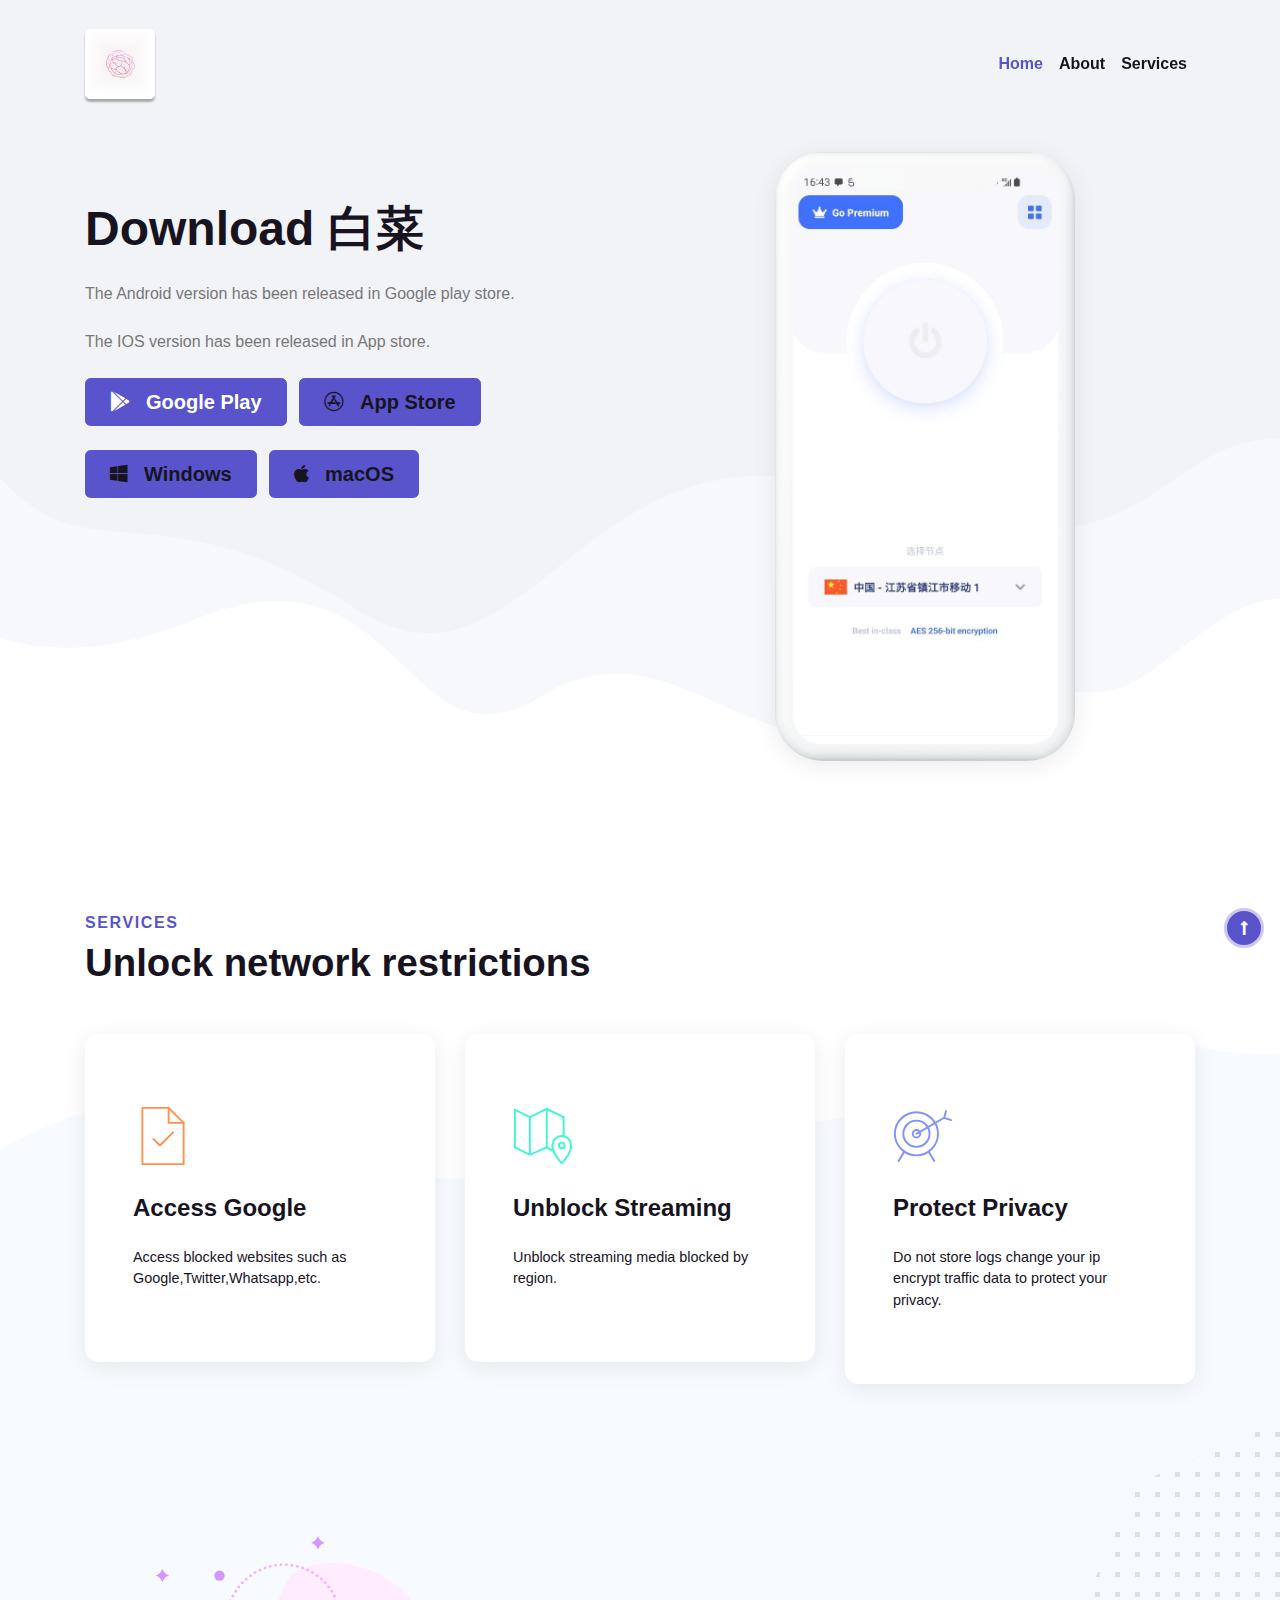
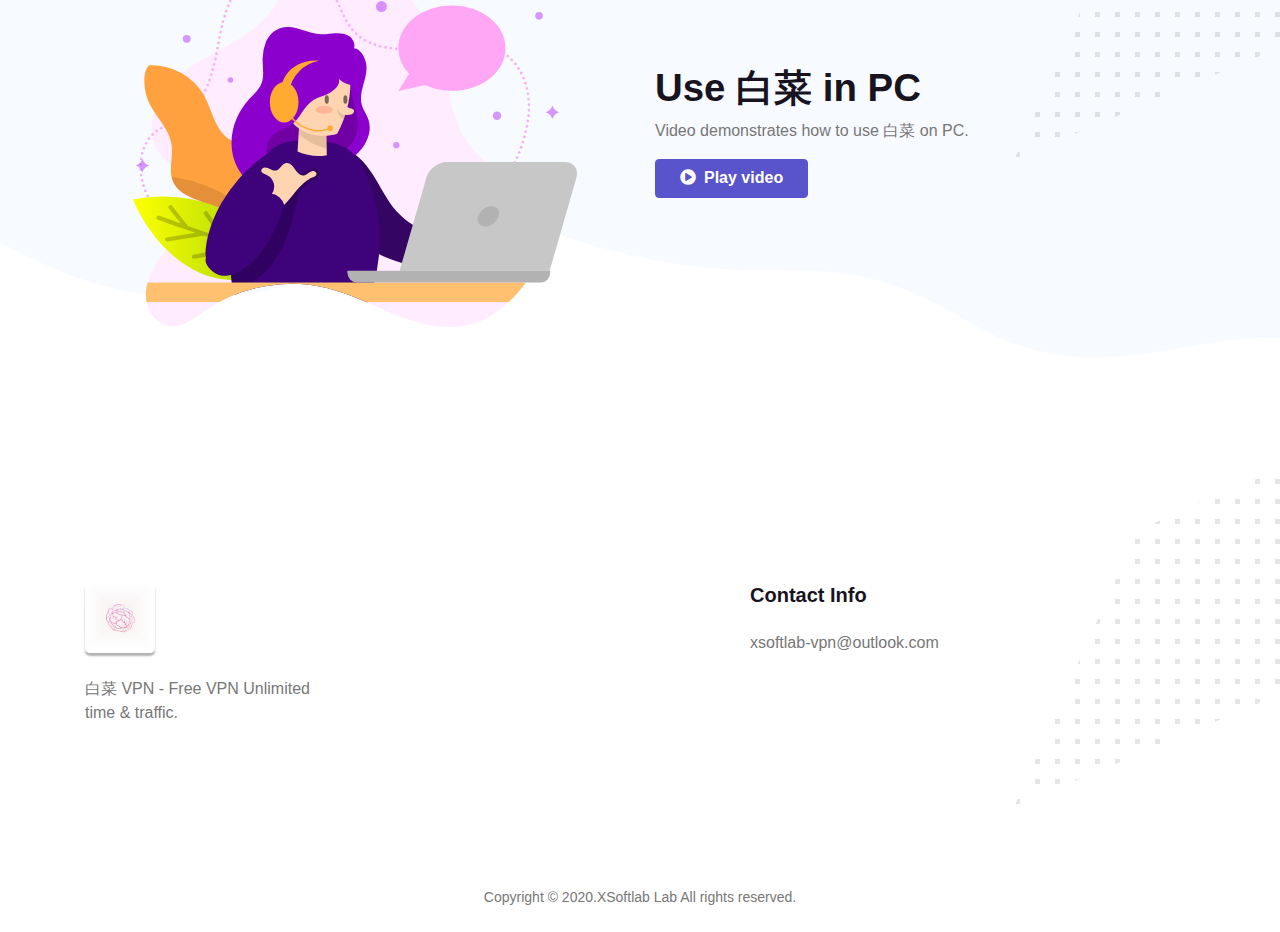
<file: index.html>
<!DOCTYPE html>
<html>

<head>
	<meta charset="utf-8">
	<meta http-equiv="X-UA-Compatible" content="IE=edge">
	<title>xSoft Lab</title>
	<meta name="description" content="">
	<meta name="viewport" content="width=device-width, initial-scale=1">
	<meta name="robots" content="all,follow">
	<!-- Bootstrap CSS-->
	<link rel="stylesheet" href="vendor/bootstrap/css/bootstrap.min.css">
	<!-- Owl Carousel-->
	<link rel="stylesheet" href="vendor/owl.carousel2/assets/owl.carousel.css">
	<link rel="stylesheet" href="vendor/owl.carousel2/assets/owl.theme.default.css">
	<!-- Modal Video-->
	<link rel="stylesheet" href="vendor/modal-video/css/modal-video.min.css">
	<!-- Google fonts-->
	<link rel="stylesheet" href="https://fonts.googleapis.com/css?family=Nunito:400,600,800&amp;display=swap">
	<!-- Device Mockup-->
	<link rel="stylesheet" href="css/device-mockups.css">
	<!-- theme stylesheet-->
	<link rel="stylesheet" href="css/style.default.css" id="theme-stylesheet">
	<!-- Custom stylesheet - for your changes-->
	<link rel="stylesheet" href="css/custom.css">
	<!-- Favicon-->
	<link rel="shortcut icon" href="img/favicon.png">
	<script async src="https://pagead2.googlesyndication.com/pagead/js/adsbygoogle.js?client=ca-pub-2340084892588583"
     crossorigin="anonymous"></script>
	<!-- Tweaks for older IEs-->
	<!--[if lt IE 9]>
	<script src="https://oss.maxcdn.com/html5shiv/3.7.3/html5shiv.min.js"></script>
	<script src="https://oss.maxcdn.com/respond/1.4.2/respond.min.js"></script><![endif]-->
</head>

<body>
	<!-- navbar-->
	<header class="header">
		<nav class="navbar navbar-expand-lg fixed-top">
			<div class="container"><a class="navbar-brand" href="#"><img class="app_icon" src="img/ic_launcher.png" alt=""
						width="70"></a>
				<button class="navbar-toggler navbar-toggler-right" type="button" data-toggle="collapse"
					data-target="#navbarSupportedContent" aria-controls="navbarSupportedContent" aria-expanded="false"
					aria-label="Toggle navigation"><i class="fas fa-bars"></i></button>
				<div class="collapse navbar-collapse" id="navbarSupportedContent">
					<ul class="navbar-nav ml-auto">
						<li class="nav-item"><a class="nav-link link-scroll active" href="#hero">Home <span
									class="sr-only">(current)</span></a></li>
						<li class="nav-item"><a class="nav-link link-scroll" href="#about">About</a></li>
						<li class="nav-item"><a class="nav-link link-scroll" href="#services">Services</a></li>
						<li class="nav-item"><a class="nav-link link-scroll" href="#testimonials"
								style="display: none;">Testimonials</a></li>
					</ul>
				</div>
			</div>
		</nav>
	</header>
	<!-- Hero Section-->
	<section class="hero bg-top" id="hero"
		style="background: url(img/banner-4.png) no-repeat; background-size: 100% 80%">
		<div class="container">
			<div class="row py-5">
				<div class="col-lg-5 py-5">
					<h1 class="font-weight-bold">Download 白菜</h1>
					<p class="my-4 text-muted">The Android version has been released in Google play store.
					</p>
					<p class="my-4 text-muted">The IOS version has been released in App store.</p>
					<ul class="list-inline mb-0">
						<li class="list-inline-item mb-2 mb-lg-0"><a class="btn btn-primary btn-lg px-4"
								href="https://play.google.com/store/apps/details?id=com.anonymous.ifapp&referrer=utm_source%sbaicaiweb"
								rel="external"> <i class="fab fa-google-play mr-3"></i>Google Play</a></li>
						
                        <li class="list-inline-item" style="visibility: visible;">
                            <a class="btn btn-primary btn-lg px-4" > <i class="fab fa-app-store mr-3"></i>App Store</a>
							<!-- href="https://apps.apple.com/app/id1539438979" -->
                        </li>
					</ul>
					<p class="my-4 text-muted"></p>
					<ul class="list-inline mb-0">
						<!-- href="https://apk.ccgalaxylab.club/galaxy.exe" -->
						<li class="list-inline-item mb-2 mb-lg-0"><a class="btn btn-primary btn-lg px-4"
							
								rel="external"> <i class="fab fa-windows mr-3"></i>Windows</a></li>
                        <li class="list-inline-item" style="visibility: visible;">
							<!-- href="https://apk.ccgalaxylab.club/macos.zip" -->
                            <a class="btn btn-primary btn-lg px-4"> <i class="fab fa-apple mr-3"></i>macOS</a>
                        </li>
					</ul>
					<p class="my-4 text-muted"></p>
				<!--	<ul class="list-inline mb-0">
						<li class="list-inline-item">
							<a class="btn btn-primary btn-lg px-4" href="">
								<i class="fas fa-download mr-3"></i>APK
							</a>
						</li>
				</ul>-->
					
				</div>
				<div class="col-lg-6 ml-auto">
					<div class="device-wrapper mx-auto">
						<div class="device shadow" data-device="iPhoneX" data-orientation="portrait" data-color="black">
							<div class="screen"><img class="img-fluid" src="img/mobile.png" alt=""></div>
						</div>
					</div>
				</div>
			</div>
		</div>
	</section>
	<section class="bg-center py-0" id="about"
		style="background: url(img/service-bg.svg) no-repeat; background-size: cover">
		<section class="about py-0">
			<div class="container">
				<p class="h6 text-uppercase text-primary">Services</p>
				<h2 class="mb-5">Unlock network restrictions</h2>
				<div class="row pb-5">
					<div class="col-lg-4 col-md-6 mb-4 mb-lg-0">
						<!-- Services Item-->
						<div class="card border-0 shadow rounded-lg py-4 text-left">
							<div class="card-body p-5">
								<svg class="svg-icon svg-icon-light" style="width:60px;height:60px;color:#ff904e">
									<use xlink:href="#document-saved-1"> </use>
								</svg>
								<h3 class="font-weight-normal h4 my-4">Access Google</h3>
								<p class="text-small mb-0">Access blocked websites such as Google,Twitter,Whatsapp,etc.
								</p>
							</div>
						</div>
					</div>
					<div class="col-lg-4 col-md-6 mb-4 mb-lg-0">
						<!-- Services Item-->
						<div class="card border-0 shadow rounded-lg py-4 text-left">
							<div class="card-body p-5">
								<svg class="svg-icon svg-icon-light" style="width:60px;height:60px;color:#39f8d2">
									<use xlink:href="#map-marker-1"> </use>
								</svg>
								<h3 class="font-weight-normal h4 my-4">Unblock Streaming</h3>
								<p class="text-small mb-0">Unblock streaming media blocked by region.</p>
							</div>
						</div>
					</div>
					<div class="col-lg-4 col-md-6">
						<!-- Services Item-->
						<div class="card border-0 shadow rounded-lg py-4 text-left">
							<div class="card-body p-5">
								<svg class="svg-icon svg-icon-light" style="width:60px;height:60px;color:#8190ff">
									<use xlink:href="#arrow-target-1"> </use>
								</svg>
								<h3 class="font-weight-normal h4 my-4">Protect Privacy</h3>
								<p class="text-small mb-0">Do not store logs change your ip encrypt traffic data to
									protect your privacy.</p>
							</div>
						</div>
					</div>
				</div>
			</div>
		</section>
		<section class="with-pattern-1" id="services">
			<div class="container">
				<div class="row align-items-center mb-5">
					<div class="col-lg-6 mb-5 mb-lg-0"><img class="img-fluid w-100 px-lg-5" src="img/objects.svg"
							alt=""></div>
					<div class="col-lg-6">
						<h2>Use 白菜 in PC</h2>
						<p class="text-muted">Video demonstrates how to use 白菜 on PC.</p>
						<button class="btn btn-primary js-modal-btn" data-video-id="5xConAlAlK0"><i
								class="fas fa-play-circle mr-2"></i>Play video</button>
					</div>
				</div>
				<div class="row align-items-center" style="display: none;">
					<div class="col-lg-6 mb-5 mb-lg-0">
						<h2>Make your own success as simple you clap</h2>
						<p class="text-muted">Dolor sit amet consectetur elit sed do eiusmod tempor incididunt labore
							dolore magna aliqua enim ad minim veniam quis nostrud exercitation.</p>
						<ul class="list-check">
							<li class="text-muted mb-2">Various Analysis Options</li>
							<li class="text-muted mb-2">Page Load Details (time, size, number of requests)</li>
							<li class="text-muted mb-2">Waterfall, Video and Report History</li>
						</ul>
						<button class="btn btn-primary js-modal-btn" data-video-id="5xConAlAlK0"><i
								class="fas fa-play-circle mr-2"></i>Play video</button>
					</div>
					<div class="col-lg-6">
						<div class="row">
							<div class="col-lg-6 col-sm-6 mb-4">
								<!-- Services Item-->
								<div class="card border-0 shadow rounded-lg text-left px-2">
									<div class="card-body px py-5">
										<svg class="svg-icon" style="width:40px;height:40px;color:#ff904e">
											<use xlink:href="#document-saved-1"> </use>
										</svg>
										<h3 class="h5 font-weight-normal h4 my-3">Online Marketing</h3>
										<p class="text-small mb-0 text-muted">Lorem ipsum dolor amet consectetur
											adipisicing.</p>
									</div>
								</div>
							</div>
							<div class="col-lg-6 col-sm-6 mb-4">
								<!-- Services Item-->
								<div class="card border-0 shadow rounded-lg text-left px-2">
									<div class="card-body px py-5">
										<svg class="svg-icon" style="width:40px;height:40px;color:#39f8d2">
											<use xlink:href="#map-marker-1"> </use>
										</svg>
										<h3 class="h5 font-weight-normal h4 my-3">Track your move </h3>
										<p class="text-small mb-0 text-muted">Lorem ipsum dolor amet consectetur
											adipisicing.</p>
									</div>
								</div>
							</div>
							<div class="col-lg-6 col-sm-6 mb-4">
								<!-- Services Item-->
								<div class="card border-0 shadow rounded-lg text-left px-2">
									<div class="card-body px py-5">
										<svg class="svg-icon" style="width:40px;height:40px;color:#8190ff">
											<use xlink:href="#arrow-target-1"> </use>
										</svg>
										<h3 class="h5 font-weight-normal h4 my-3">Market analysis</h3>
										<p class="text-small mb-0 text-muted">Lorem ipsum dolor amet consectetur
											adipisicing.</p>
									</div>
								</div>
							</div>
							<div class="col-lg-6 col-sm-6">
								<!-- Services Item-->
								<div class="card border-0 shadow rounded-lg text-left px-2">
									<div class="card-body px py-5">
										<svg class="svg-icon" style="width:40px;height:40px;color:#ff634b">
											<use xlink:href="#sorting-1"> </use>
										</svg>
										<h3 class="h5 font-weight-normal h4 my-3">Full Settings</h3>
										<p class="text-small mb-0 text-muted">Lorem ipsum dolor amet consectetur
											adipisicing.</p>
									</div>
								</div>
							</div>
						</div>
					</div>
				</div>
			</div>
		</section>
	</section>
	<section class="p-0" id="testimonials"
		style="background: url(img/testimonials-bg.png) no-repeat; background-size: 40% 100%; background-position: left center;display: none;">
		<div class="container text-center">
			<p class="h6 text-uppercase text-primary">Testimonials</p>
			<h2 class="mb-5">What Our Clients Says?</h2>
			<div class="row">
				<div class="col-lg-8 mx-auto">
					<div class="owl-carousel owl-theme testimonials-slider">
						<div class="mx-3 mx-lg-5 my-5 pt-3">
							<div class="card shadow rounded-lg px-4 py-5 px-lg-5 with-pattern bg-white border-0">
								<div class="card-body index-forward pt-5 rounded-lg">
									<div class="testimonial-img"><img class="rounded-circle" src="img/avatar-1.jpg"
											alt="" /></div>
									<p class="lead text-muted mb-5">Lorem ipsum dolor sit amet, consectetur adipisicing
										elit, sed do eiusmod tempor incididunt ut labore et dolore magna aliqua. Ut enim
										ad minim veniam.</p>
									<h5 class="font-weight-bold mb-0">Sarah Hudson</h5>
									<p class="text-primary mb-0 text-small">Tech Developer</p>
								</div>
							</div>
						</div>
						<div class="mx-3 mx-lg-5 my-5 pt-3">
							<div class="card shadow rounded-lg px-4 py-5 px-lg-5 with-pattern bg-white border-0">
								<div class="card-body index-forward pt-5 rounded-lg">
									<div class="testimonial-img"><img class="rounded-circle" src="img/avatar-2.png"
											alt="" /></div>
									<p class="lead text-muted mb-5">Lorem ipsum dolor sit amet, consectetur adipisicing
										elit, sed do eiusmod tempor incididunt ut labore et dolore magna aliqua. Ut enim
										ad minim veniam.</p>
									<h5 class="font-weight-bold mb-0">Frank Smith</h5>
									<p class="text-primary mb-0 text-small">Tech Developer</p>
								</div>
							</div>
						</div>
						<div class="mx-3 mx-lg-5 my-5 pt-3">
							<div class="card shadow rounded-lg px-4 py-5 px-lg-5 with-pattern bg-white border-0">
								<div class="card-body index-forward pt-5 rounded-lg">
									<div class="testimonial-img"><img class="rounded-circle" src="img/avatar-1.jpg"
											alt="" /></div>
									<p class="lead text-muted mb-5">Lorem ipsum dolor sit amet, consectetur adipisicing
										elit, sed do eiusmod tempor incididunt ut labore et dolore magna aliqua. Ut enim
										ad minim veniam.</p>
									<h5 class="font-weight-bold mb-0">Sarah Hudson</h5>
									<p class="text-primary mb-0 text-small">Tech Developer</p>
								</div>
							</div>
						</div>
						<div class="mx-3 mx-lg-5 my-5 pt-3">
							<div class="card shadow rounded-lg px-4 py-5 px-lg-5 with-pattern bg-white border-0">
								<div class="card-body index-forward pt-5 rounded-lg">
									<div class="testimonial-img"><img class="rounded-circle" src="img/avatar-2.png"
											alt="" /></div>
									<p class="lead text-muted mb-5">Lorem ipsum dolor sit amet, consectetur adipisicing
										elit, sed do eiusmod tempor incididunt ut labore et dolore magna aliqua. Ut enim
										ad minim veniam.</p>
									<h5 class="font-weight-bold mb-0">Frank Smith</h5>
									<p class="text-primary mb-0 text-small">Tech Developer</p>
								</div>
							</div>
						</div>
					</div>
				</div>
			</div>
		</div>
	</section><a class="scropll-top-btn" id="scrollTop" href="#"><i class="fas fa-long-arrow-alt-up"></i></a>
	<footer class="with-pattern-1 position-relative">
		<div class="container section-padding-y">
			<div class="row">
				<div class="col-lg-3 mb-4 mb-lg-0"><img class="mb-4 app_icon " src="img/ic_launcher.png" alt="" width="70">
					<p class="text-muted">白菜 VPN - Free VPN Unlimited time & traffic.</p>
				</div>
				<div class="col-lg-2 mb-4 mb-lg-0" style="visibility: hidden;">
					<h2 class="h5 mb-4">Quick Links</h2>
					<div class="d-flex">
						<ul class="list-unstyled d-inline-block mr-4 mb-0">
							<li class="mb-2"><a class="footer-link" href="#">History </a></li>
							<li class="mb-2"><a class="footer-link" href="#">About us</a></li>
							<li class="mb-2"><a class="footer-link" href="#">Contact us</a></li>
							<li class="mb-2"><a class="footer-link" href="#">Services</a></li>
						</ul>
					</div>
				</div>
				<div class="col-lg-2 mb-4 mb-lg-0" style="visibility: hidden;">
					<h2 class="h5 mb-4">Services</h2>
					<div class="d-flex">
						<ul class="list-unstyled mr-4 mb-0">
							<li class="mb-2"><a class="footer-link" href="#">History </a></li>
							<li class="mb-2"><a class="footer-link" href="#">About us</a></li>
							<li class="mb-2"><a class="footer-link" href="#">Contact us</a></li>
							<li class="mb-2"><a class="footer-link" href="#">Services</a></li>
						</ul>
					</div>
				</div>
				<div class="col-lg-5">
					<h2 class="h5 mb-4">Contact Info</h2>
					<ul class="list-unstyled mr-4 mb-3">
						<!-- <li class="mb-2 text-muted">728 Ocello Street, San Diego, California. </li>
						<li class="mb-2"><a class="footer-link" href="tel:619-851-4132">619-851-4132</a></li> -->
						<li class="mb-2"><a class="footer-link"
								href="mailto:xsoftlab-vpn@outlook.com">xsoftlab-vpn@outlook.com</a></li>
					</ul>
					<ul class="list-inline mb-0" style="display: none;">
						<li class="list-inline-item"><a class="social-link" href="#"><i
									class="fab fa-facebook-f"></i></a></li>
						<li class="list-inline-item"><a class="social-link" href="#"><i class="fab fa-twitter"></i></a>
						</li>
						<li class="list-inline-item"><a class="social-link" href="#"><i
									class="fab fa-google-plus"></i></a></li>
						<li class="list-inline-item"><a class="social-link" href="#"><i
									class="fab fa-instagram"></i></a></li>
					</ul>
				</div>
			</div>
		</div>
		<div class="copyrights">
			<div class="container text-center py-4">
				<p class="mb-0 text-muted text-sm">Copyright &copy; 2020.XSoftlab Lab All rights reserved.</p>
			</div>
		</div>
	</footer>
	<!-- JavaScript files-->
	<script src="vendor/jquery/jquery.min.js"></script>
	<script src="vendor/bootstrap/js/bootstrap.bundle.min.js"></script>
	<script src="vendor/owl.carousel2/owl.carousel.min.js"></script>
	<script src="vendor/modal-video/js/modal-video.js"></script>
	<script src="js/front.js"></script>
	<script>

		function injectSvgSprite(path) {

			var ajax = new XMLHttpRequest();
			ajax.open("GET", path, true);
			ajax.send();
			ajax.onload = function (e) {
				var div = document.createElement("div");
				div.className = 'd-none';
				div.innerHTML = ajax.responseText;
				document.body.insertBefore(div, document.body.childNodes[0]);
			}
		}
		// this is set to BootstrapTemple website as you cannot 
		// inject local SVG sprite (using only 'icons/orion-svg-sprite.svg' path)
		// while using file:// protocol
		// pls don't forget to change to your domain :)
		injectSvgSprite('img/orion-svg-sprite.svg');

	</script>
	<!-- FontAwesome CSS - loading as last, so it doesn't block rendering-->
	<link rel="stylesheet" href="https://use.fontawesome.com/releases/v5.7.1/css/all.css">
</body>

</html>
</file>
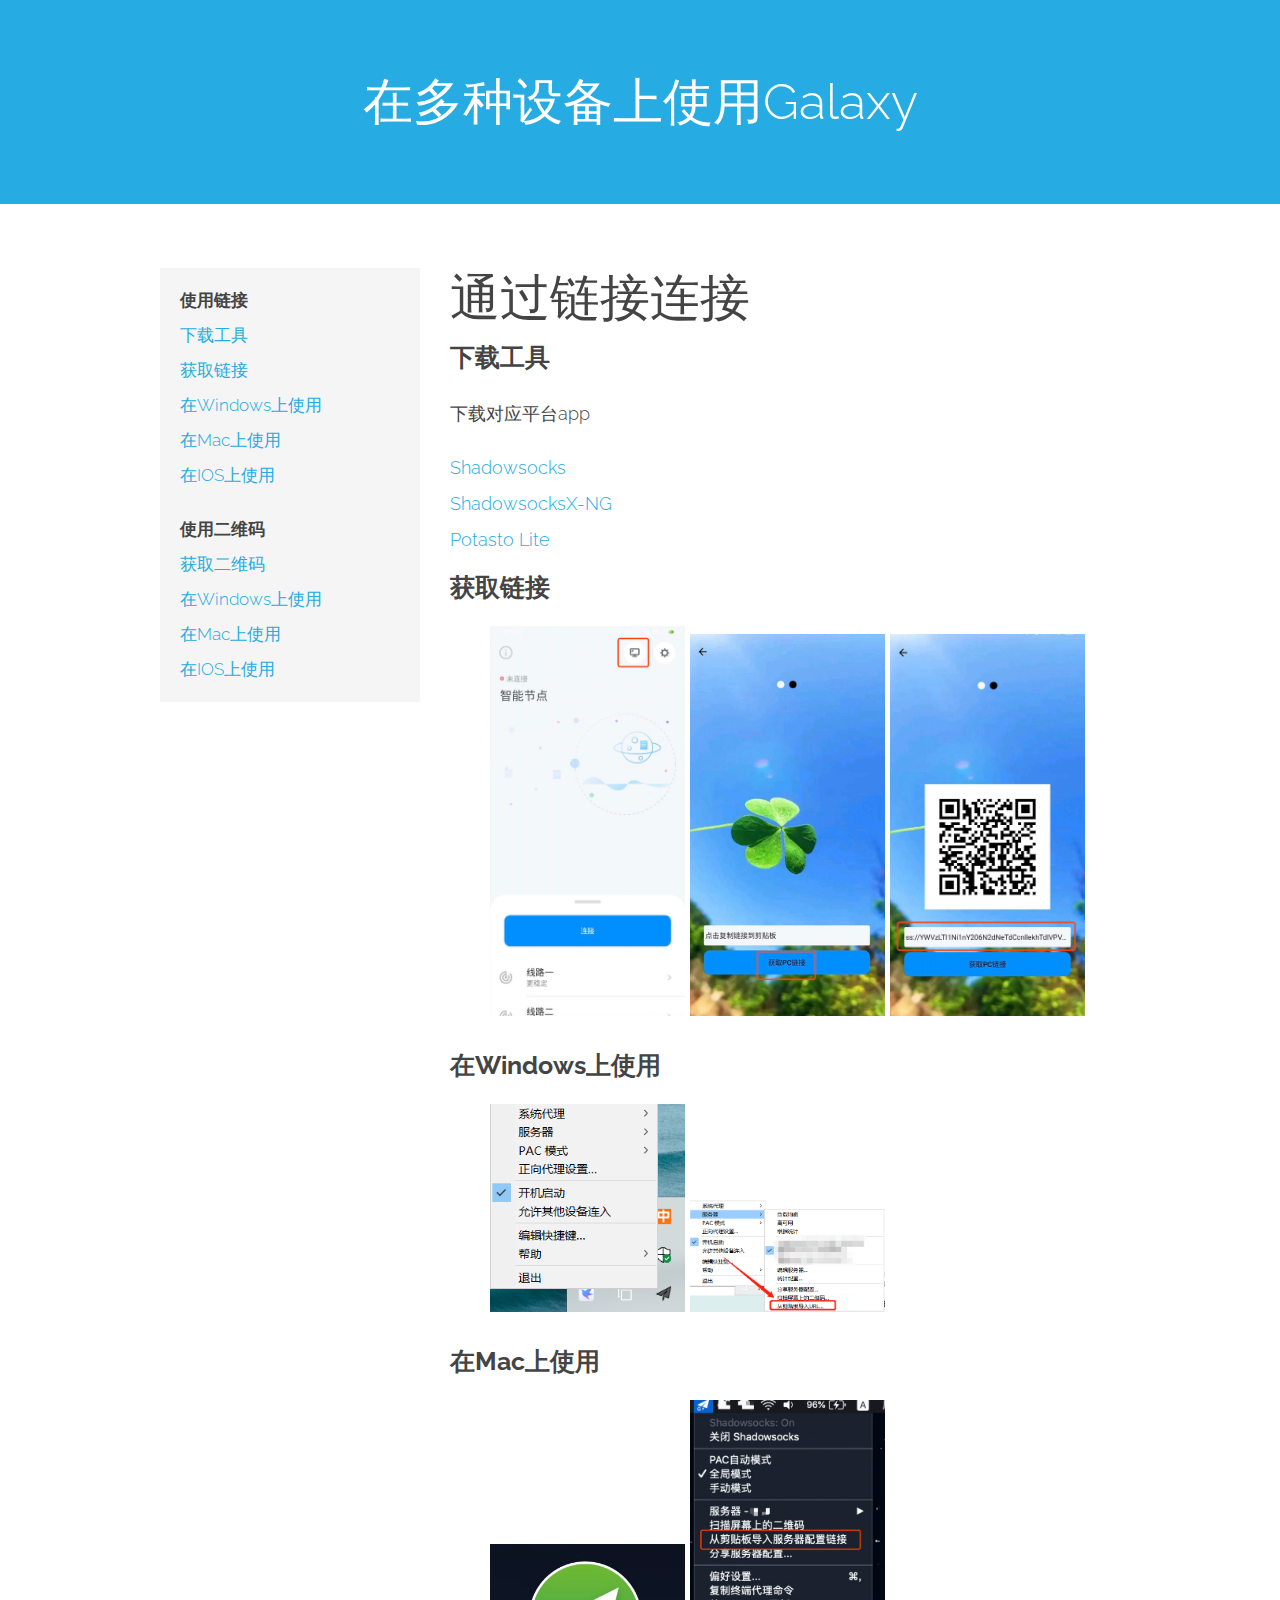
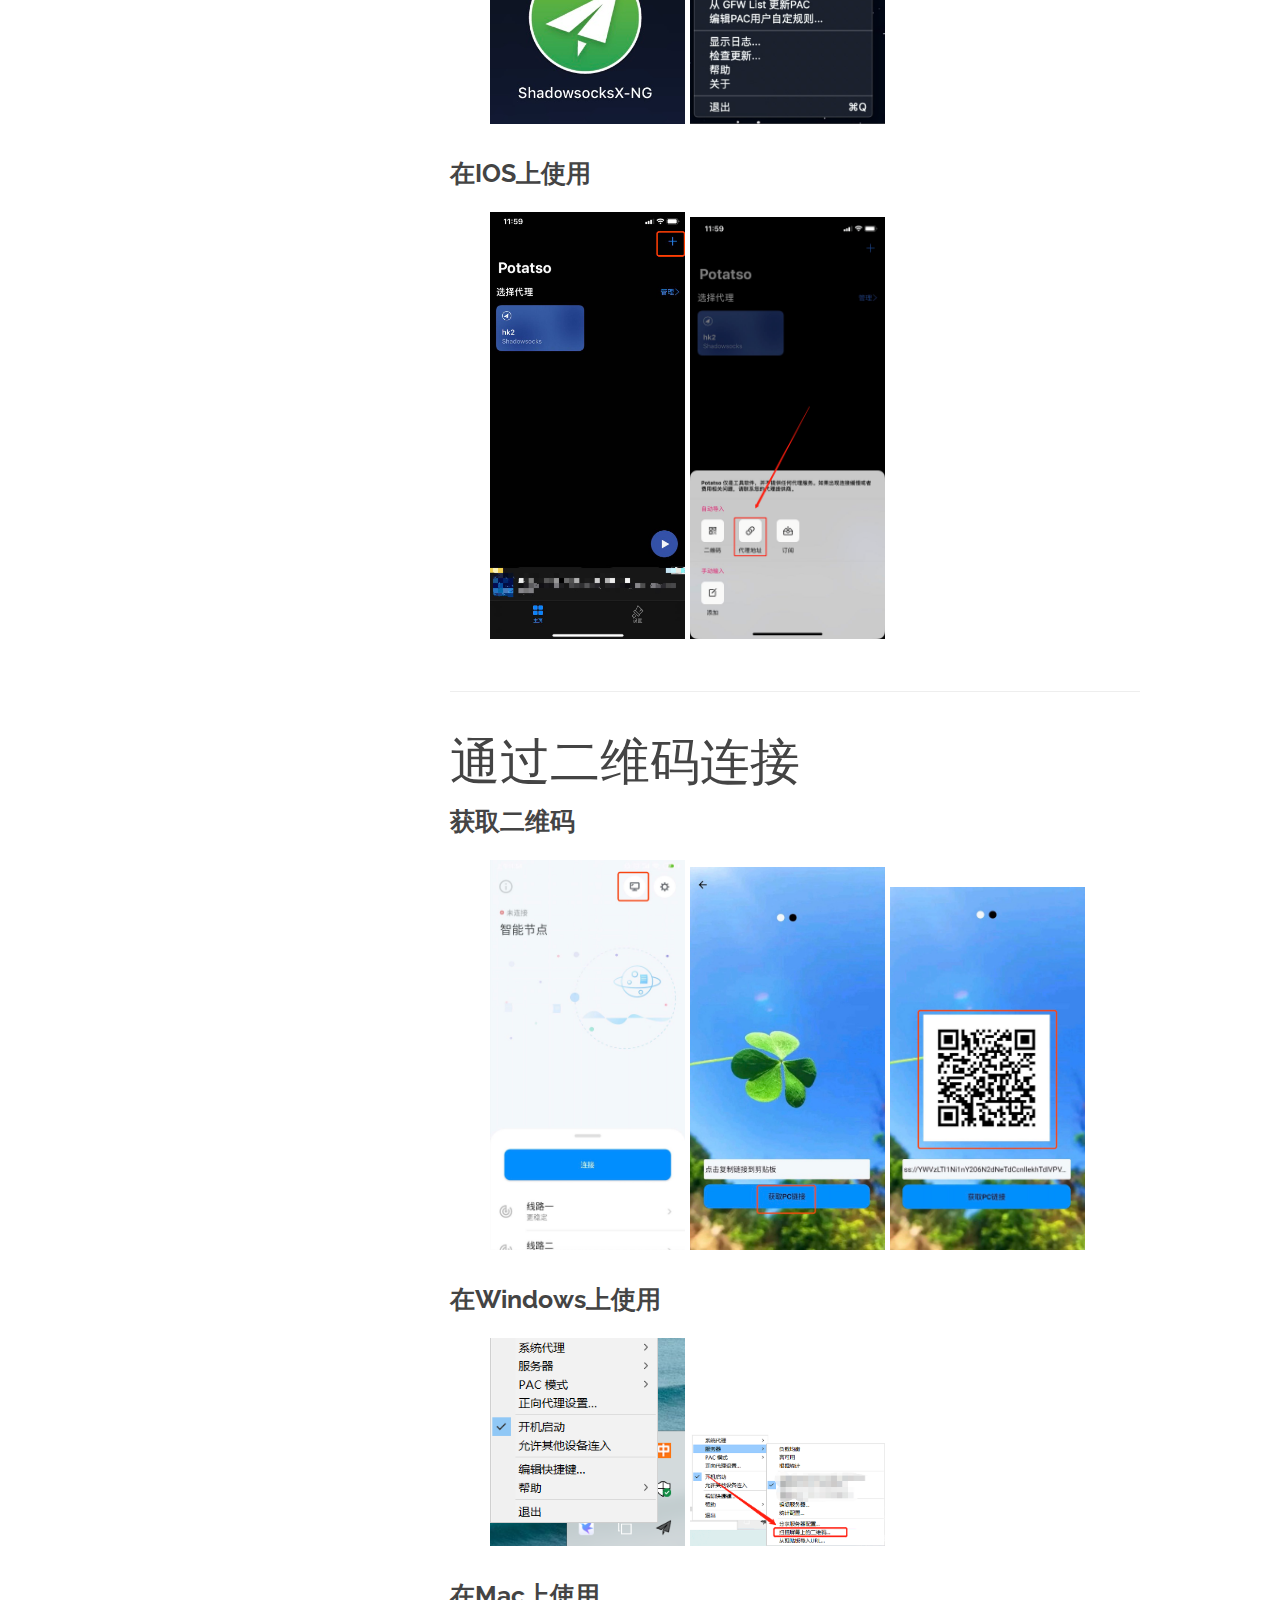
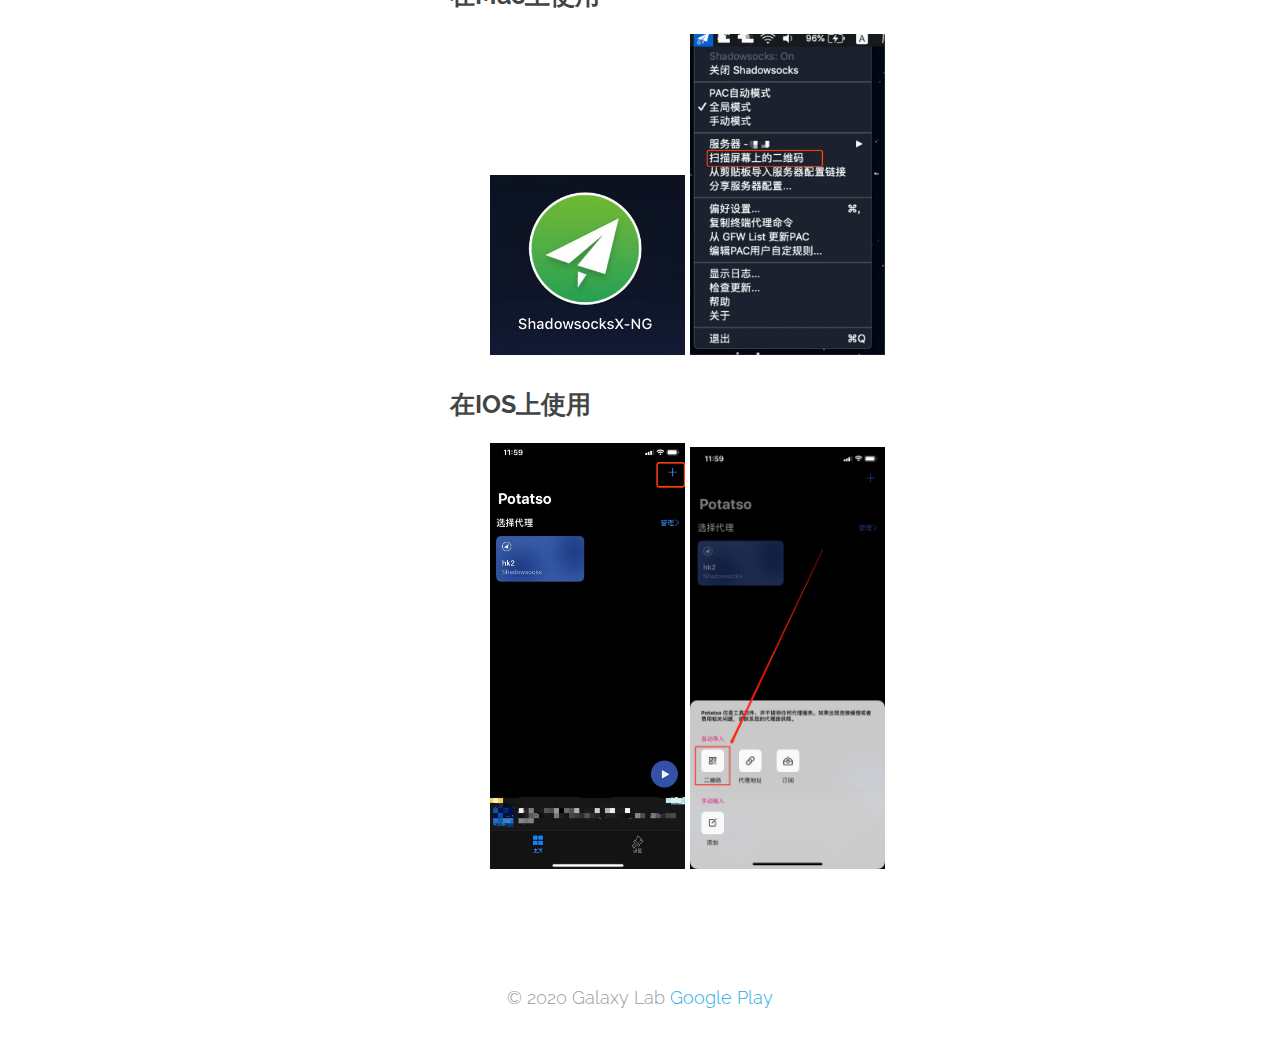
<file: pcdoc/index.html>
<!DOCTYPE html>
<html>

<head>
    <meta charset="utf-8">
    <meta name="description" content="">
    <meta name="HandheldFriendly" content="True">
    <meta name="MobileOptimized" content="320">
    <meta name="viewport" content="initial-scale=1.0, minimum-scale=1.0, maximum-scale=1.0, user-scalable=no">
    <title>Galaxy</title>
    <link rel="alternate" type="application/rss+xml" title="egrappler.com" href="feed/index.html">
    <link href="http://fonts.googleapis.com/css?family=Raleway:700,300" rel="stylesheet" type="text/css">
    <link rel="stylesheet" href="css/style.css">
    <link rel="stylesheet" href="css/prettify.css">
</head>

<body>
    <nav style="display: none;">
        <div class="container">
            <h1>Doc</h1>
            <div id="menu">
                <ul class="toplinks">
                    <li><a href="#">Opineo Website </a></li>
                    <li><a href="http://www.egrappler.com/">eGrappler</a></li>
                    <li><a href="../doc-template-red/docs.html">Red Theme</a></li>
                    <li><a href="../doc-template-green/docs.html">Green Theme</a></li>
                </ul>
            </div>
            <a id="menu-toggle" href="#" class=" ">&#9776;</a>
        </div>
    </nav>
    <header>
        <div class="container">
            <h2 class="docs-header"> 在多种设备上使用Galaxy </h2>
        </div>
    </header>
    <section>
        <div class="container">
            <ul class="docs-nav" id="menu-left">
                <li><strong>使用链接</strong></li>
                <li><a href="#welcome" class=" ">下载工具</a></li>
                <li><a href="#links" class=" ">获取链接</a></li>
                <li><a href="#benefits" class=" ">在Windows上使用</a></li>
                <li><a href="#features" class=" ">在Mac上使用</a></li>
                <li><a href="#license" class=" ">在IOS上使用</a></li>
                <li class="separator"></li>
                <li><strong>使用二维码</strong></li>
                <li><a href="#welcome2" class=" ">获取二维码</a></li>
                <li><a href="#benefits2" class=" ">在Windows上使用</a></li>
                <li><a href="#features2" class=" ">在Mac上使用</a></li>
                <li><a href="#license2" class=" ">在IOS上使用</a></li>
            </ul>
            <div class="docs-content">
                <h2> 通过链接连接</h2>
                <h3 id="welcome"> 下载工具</h3>
                <p> 下载对应平台app</p>
                <div><a
                        href="">Shadowsocks</a>
                </div>
                <div><a
                        href="">ShadowsocksX-NG</a>
                </div>
                <div><a href="https://apps.apple.com/us/app/potatso-lite/id1239860606">Potasto Lite</a></div>
                <h3 id="links"> 获取链接</h3>
                <ul>
                    <img src="img/gx_home.png" style="width: 30%; height: 50%;" />
                    <img src="img/gx_pc_1.png" style="width: 30%; height: 50%;" />
                    <img src="img/gx_pc_2.png" style="width: 30%; height: 50%;" />
                </ul>
                <h3 id="benefits"> 在Windows上使用</h3>
                <ul>
                    <img src="img/win_1.png" style="width: 30%; height: 50%;" />
                    <img src="img/win_2.png" style="width: 30%; height: 100%;"/>
                </ul>
                <h3 id="features"> 在Mac上使用</h3>
                <ul>
                    <img src="img/mac_1.png" style="width: 30%; height: 50%;" />
                    <img src="img/mac_2.png" style="width: 30%; height: 50%;" />
                </ul>
                <h3 id="license"> 在IOS上使用</h3>
                <ul>
                    <img src="img/ios_1.png" style="width: 30%; height: 50%;" />
                    <img src="img/ios_2.png" style="width: 30%; height: 50%;"/>
                </ul>
                <hr>
                <h2> 通过二维码连接</h2>
                <h3 id="welcome2"> 获取二维码</h3>
                <ul>
                    <img src="img/gx_home.png" style="width: 30%; height: 50%;" />
                    <img src="img/gx_pc_1.png" style="width: 30%; height: 50%;" />
                    <img src="img/gx_pc_3.png" style="width: 30%; height: 50%;" />
                </ul>
                <h3 id="benefits2"> 在Windows上使用</h3>
                <ul>
                    <img src="img/win_1.png" style="width: 30%; height: 50%;" />
                    <img src="img/win_3.png" style="width: 30%; height: 100%;"/>
                </ul>
                <h3 id="features2"> 在Mac上使用</h3>
                <ul>
                    <img src="img/mac_1.png" style="width: 30%; height: 50%;" />
                    <img src="img/mac_3.png" style="width: 30%; height: 50%;" />
                </ul>
                <h3 id="license2"> 在IOS上使用</h3>
                <ul>
                    <img src="img/ios_1.png" style="width: 30%; height: 50%;" />
                    <img src="img/ios_3.png" style="width: 30%; height: 50%;"/>
                </ul>
            </div>
        </div>
    </section>
    <section class="vibrant centered" style="display: none;">
        <div class="container">
            <h4> This documentation template is provided free by eGrappler.com. Opineo is a feedback
                collection widget and is available for free download <a href="#"> here</a></h4>
        </div>
    </section>
    <footer>
        <div class="container">
            <p> &copy; 2020 Galaxy Lab <a href="https://play.google.com/store/apps/details?id=com.galaxylab.ss"
                    target="_blank" title="Google Play">Google Play</a></p>
        </div>
    </footer>
    <script src="js/jquery.min.js"></script>

    <script type="text/javascript" src="js/prettify/prettify.js"></script>
    <!-- <script src="https://google-code-prettify.googlecode.com/svn/loader/run_prettify.js?lang=css&skin=sunburst"></script> -->
    <script src="js/layout.js"></script>
    <script src="js/jquery.localscroll-1.2.7.js" type="text/javascript"></script>
    <script src="js/jquery.scrollTo-1.4.3.1.js" type="text/javascript"></script>
</body>

</html>
</file>
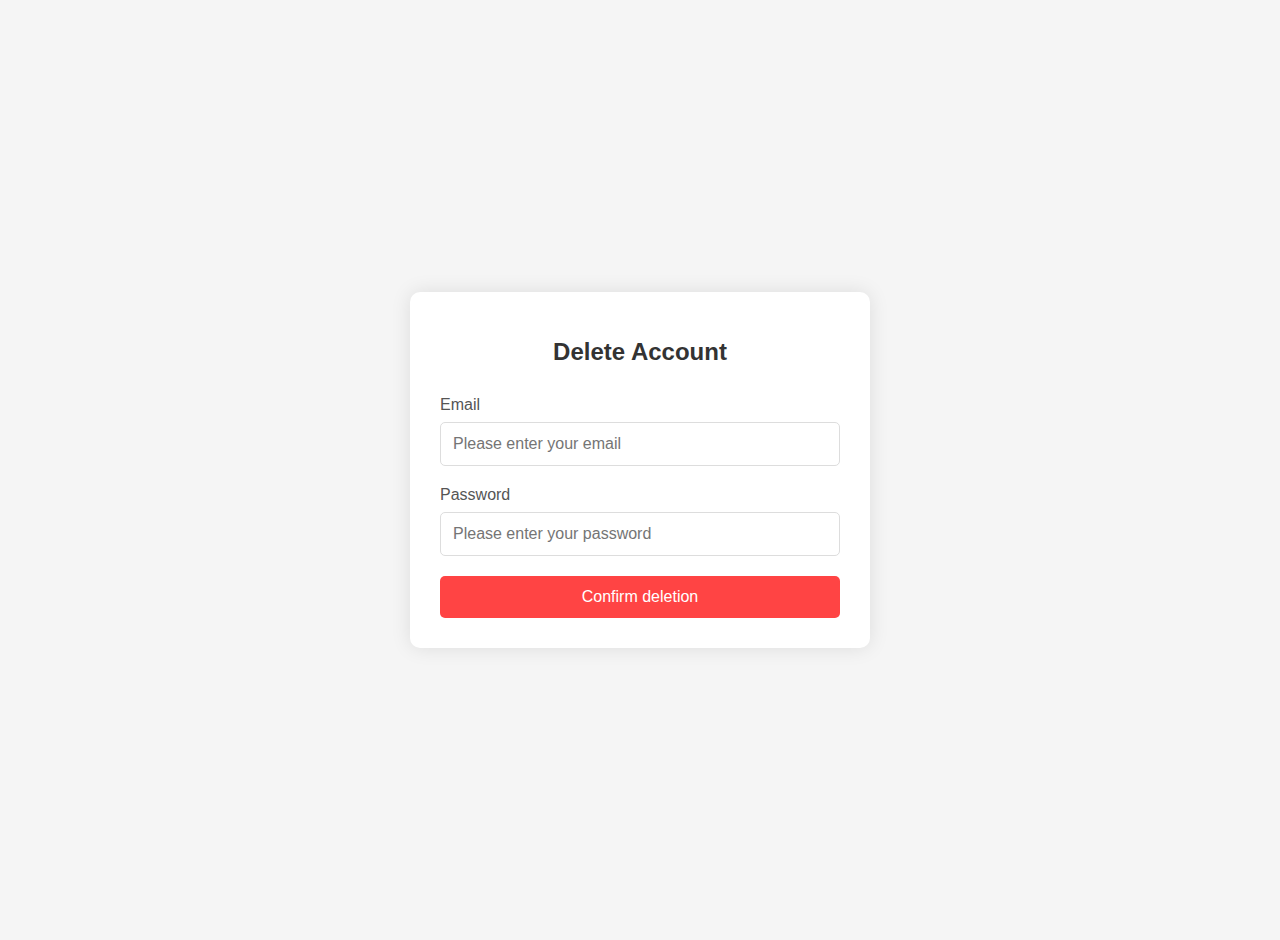
<file: del.html>
<!DOCTYPE html>
<html lang="zh-CN">
<head>
    <meta charset="UTF-8">
    <meta name="viewport" content="width=device-width, initial-scale=1.0">
    <link rel="shortcut icon" href="img/favicon.png">
    <title>Delete Account - XSoftLab</title>
    <style>
        body {
            background-color: #f5f5f5;
            font-family: 'Segoe UI', Tahoma, Geneva, Verdana, sans-serif;
            margin: 0;
            padding: 20px;
            min-height: 100vh;
            display: flex;
            justify-content: center;
            align-items: center;
        }

        .container {
            width: 100%;
            max-width: 400px;
            background: white;
            padding: 30px;
            border-radius: 10px;
            box-shadow: 0 0 20px rgba(0, 0, 0, 0.1);
        }

        h1 {
            text-align: center;
            color: #333;
            margin-bottom: 30px;
            font-size: 24px;
        }

        .form-group {
            margin-bottom: 20px;
        }

        .form-group label {
            display: block;
            margin-bottom: 8px;
            color: #555;
            font-weight: 500;
        }

        .form-group input {
            width: 100%;
            padding: 12px;
            border: 1px solid #ddd;
            border-radius: 5px;
            font-size: 16px;
            box-sizing: border-box;
            transition: all 0.3s ease;
        }

        .form-group input:focus {
            outline: none;
            border-color: #ff4444;
            box-shadow: 0 0 5px rgba(255, 68, 68, 0.2);
        }

        .btn {
            width: 100%;
            padding: 12px;
            background-color: #ff4444;
            color: white;
            border: none;
            border-radius: 5px;
            font-size: 16px;
            cursor: pointer;
            transition: all 0.3s ease;
        }

        .btn:hover {
            background-color: #ff0000;
        }

        .btn:active {
            transform: scale(0.98);
        }

        @media (max-width: 480px) {
            .container {
                margin: 10px;
                padding: 20px;
            }
        }
    </style>
</head>
<body>
    <div class="container">
        <h1>Delete Account</h1>
        <div class="form-container">
            <form id="delForm" onsubmit="return handleDelete(event)">
                <div class="form-group">
                    <label for="username">Email</label>
                    <input type="text" id="username" required placeholder="Please enter your email">
                </div>
                <div class="form-group">
                    <label for="password">Password</label>
                    <input type="password" id="password" required placeholder="Please enter your password">
                </div>
                <button type="submit" class="btn">Confirm deletion</button>
            </form>
        </div>
    </div>

    <script>
        async function handleDelete(event) {
            event.preventDefault();
            
            if (!confirm('Are you sure you want to delete your account? This operation cannot be undone！')) {
                return;
            }

            const username = document.getElementById('username').value;
            const password = document.getElementById('password').value;

            try {
                const response = await fetch('https://w0kdw6l8m9.execute-api.us-east-2.amazonaws.com/Prod/remove_user', {
                    method: 'DELETE',
                    headers: {
                        'Content-Type': 'application/json'
                    },
                    body: JSON.stringify({
                        username: username,
                        password: password
                    })
                });
                console.log(`response==>${response}`);
                if (response.ok) {
                    alert('Account deleted successfully！');
                    window.location.href = 'index.html';
                } else {
                    const data = await response.json();
                    console.log(`data==>${data}`);
                    alert(`Delete fail: ${data.message || 'unknown error'}`);
                }
            } catch (error) {
                console.log(`data==>${JSON.stringify(error)}`);
                alert('Delete fail: ' + error.message);
            }
        }
    </script>
</body>
</html>
</file>
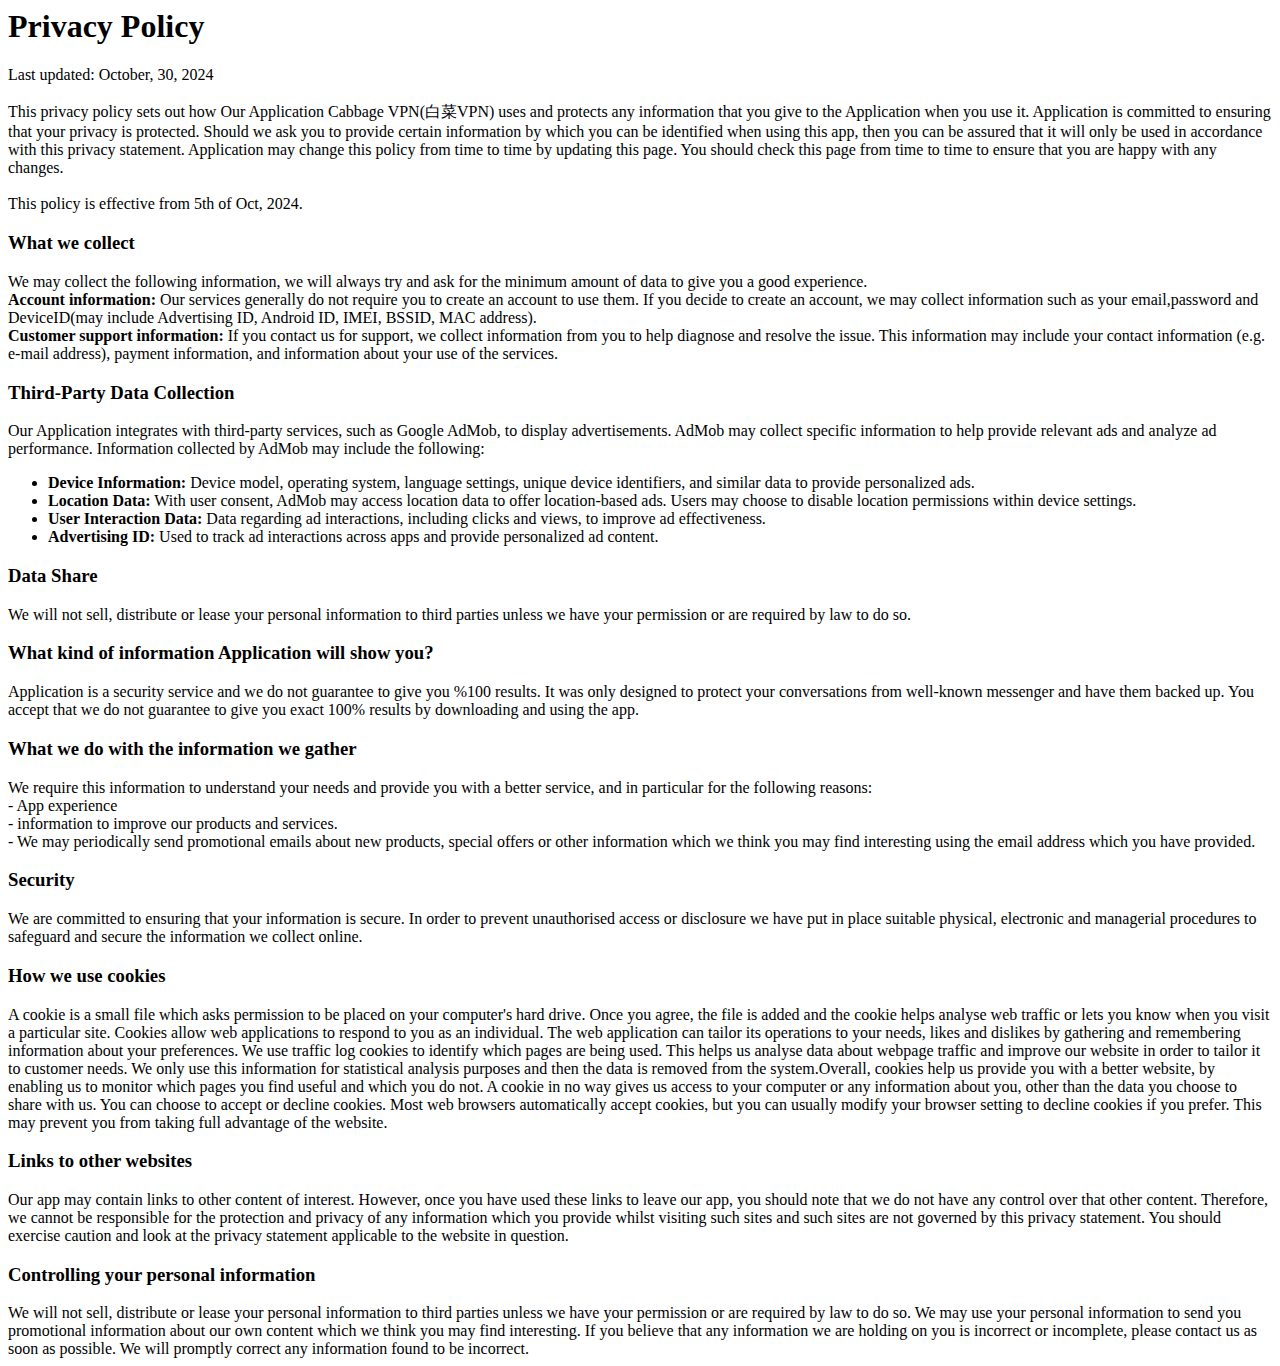
<file: privacy.html>
<!-- saved from url=(0037)http://mobilejump.mobi/privacy.html -->
<html><head><meta http-equiv="Content-Type" content="text/html; charset=UTF-8">
	<meta name="viewport" content="user-scalable=no, initial-scale=1.0, maximum-scale=1.0, minimal-ui">
	<script async src="https://pagead2.googlesyndication.com/pagead/js/adsbygoogle.js?client=ca-pub-2340084892588583"
     crossorigin="anonymous"></script>
</head>
<body>

	<h1>Privacy Policy</h1>
	Last updated: October, 30, 2024<br><br>

	This privacy policy sets out how Our Application Cabbage VPN(白菜VPN) uses and protects any information that you give to the Application when you use it. Application is committed
	to ensuring that your privacy is protected. Should we ask you to provide certain information by which you can be identified when using this app, then you can be
	assured that it will only be used in accordance with this privacy statement. Application may change this policy from time to time by updating this page. You
	should check this page from time to time to ensure that you are happy with any changes. <br><br>

	This policy is effective from 5th of Oct, 2024.<br>
  

	<h3>What we collect</h3>
	We may collect the following information, we will always try and ask for the minimum amount of data to give you a good experience. <br>  
	<b>Account information:</b> Our services generally do not require you to create an account to use them. If you decide to create an account, we may collect information such as your email,password and DeviceID(may include Advertising ID, Android ID, IMEI, BSSID, MAC address).<br>
	<b>Customer support information:</b> If you contact us for support, we collect information from you to help diagnose and resolve the issue. This information may include your contact information (e.g. e-mail address), payment information, and information about your use of the services.<br>  
	
	<h3>Third-Party Data Collection</h3>
	Our Application integrates with third-party services, such as Google AdMob, to display advertisements. AdMob may collect specific information to help provide relevant ads and analyze ad performance. Information collected by AdMob may include the following:
	<ul>
	    <li><b>Device Information:</b> Device model, operating system, language settings, unique device identifiers, and similar data to provide personalized ads.</li>
	    <li><b>Location Data:</b> With user consent, AdMob may access location data to offer location-based ads. Users may choose to disable location permissions within device settings.</li>
	    <li><b>User Interaction Data:</b> Data regarding ad interactions, including clicks and views, to improve ad effectiveness.</li>
	    <li><b>Advertising ID:</b> Used to track ad interactions across apps and provide personalized ad content.</li>
	</ul>
	<h3>Data Share</h3>
	We will not sell, distribute or lease your personal information to third parties unless we have your permission or are required by law to do so.<br>
	
	<h3>What kind of information Application will show you?</h3>

	Application is a security service and we do not guarantee to give you %100 results. It was only designed to protect your conversations from well-known messenger and have them backed up. You accept that we do not guarantee to give you exact 100% results by downloading and using the app.

	<br>
	<h3>What we do with the information we gather</h3>

	We require this information to understand your needs and provide you with a better service, and in particular for the following reasons:<br>
	  - App experience<br>
	  - information to improve our products and services.<br>
	  - We may periodically send promotional emails about new products, special offers or other information which we think you may find interesting using the email address which you have provided.<br>

	<h3>Security</h3>

	We are committed to ensuring that your information is secure. In order to prevent unauthorised access or disclosure we have put in place suitable physical, electronic and managerial procedures to safeguard and secure the information we collect online.

	
	<h3>How we use cookies</h3>

	A cookie is a small file which asks permission to be placed on your computer's hard drive. Once you agree, the file is added and the cookie helps analyse web traffic or lets you know when you visit a particular site. Cookies allow web applications to respond to you as an individual. The web application can tailor its operations to your needs, likes and dislikes by gathering and remembering information about your preferences. We use traffic log cookies to identify which pages are being used. This helps us analyse data about webpage traffic and improve our website in order to tailor it to customer needs. We only use this information for statistical analysis purposes and then the data is removed from the system.Overall, cookies help us provide you with a better website, by enabling us to monitor which pages you find useful and which you do not. A cookie in no way gives us access to your computer or any information about you, other than the data you choose to share with us. You can choose to accept or decline cookies. Most web browsers automatically accept cookies, but you can usually modify your browser setting to decline cookies if you prefer. This may prevent you from taking full advantage of the website.
	<h3>Links to other websites</h3>

	Our app may contain links to other content of interest. However, once you have used these links to leave our app, you should note that we do not have any control over that other content. Therefore, we cannot be responsible for the protection and privacy of any information which you provide whilst visiting such sites and such sites are not governed by this privacy statement. You should exercise caution and look at the privacy statement applicable to the website in question.

	<h3>Controlling your personal information</h3>

	We will not sell, distribute or lease your personal information to third parties unless we have your permission or are required by law to do so. We may use your personal information to send you promotional information about our own content which we think you may find interesting. If you believe that any information we are holding on you is incorrect or incomplete, please contact us as soon as possible. We will promptly correct any information found to be incorrect.


</body></html>
</file>
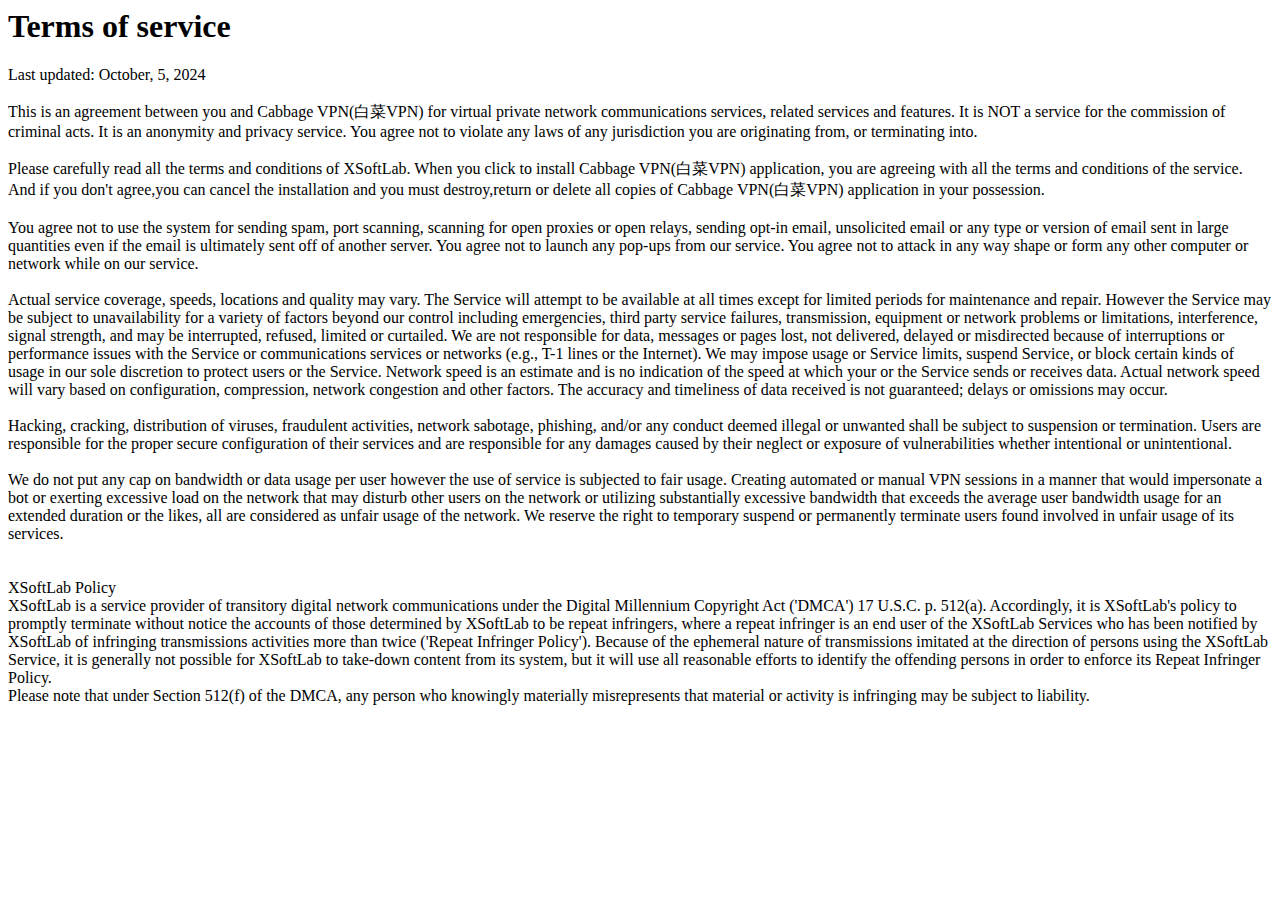
<file: terms-of-service.html>
<!-- saved from url=(0037)http://mobilejump.mobi/privacy.html -->
<html><head><meta http-equiv="Content-Type" content="text/html; charset=UTF-8">
	<meta name="viewport" content="user-scalable=no, initial-scale=1.0, maximum-scale=1.0, minimal-ui">
	<script async src="https://pagead2.googlesyndication.com/pagead/js/adsbygoogle.js?client=ca-pub-2340084892588583"
     crossorigin="anonymous"></script>
</head>
<body>
	
	 
	
	
	
	
	<h1>Terms of service</h1>
	Last updated: October, 5, 2024<br><br>

	This is an agreement between you and Cabbage VPN(白菜VPN) for virtual private network communications services, related services and features. It is NOT a service for the commission of criminal acts. It is an anonymity and privacy service. You agree not to violate any laws of any jurisdiction you are originating from, or terminating into.
    <br><br>

	Please carefully read all the terms and conditions of XSoftLab. When you click to install Cabbage VPN(白菜VPN) application, you are agreeing with all the terms and conditions of the service. And if you don't agree,you can cancel the installation and you must destroy,return or delete all copies of Cabbage VPN(白菜VPN) application in your possession.<br>
	<br>

 

	You agree not to use the system for sending spam, port scanning, scanning for open proxies or open relays, sending opt-in email, unsolicited email or any type or version of email sent in large quantities even if the email is ultimately sent off of another server. You agree not to launch any pop-ups from our service. You agree not to attack in any way shape or form any other computer or network while on our service.
	<br><br>

	  
	Actual service coverage, speeds, locations and quality may vary. The Service will attempt to be available at all times except for limited periods for maintenance and repair. However the Service may be subject to unavailability for a variety of factors beyond our control including emergencies, third party service failures, transmission, equipment or network problems or limitations, interference, signal strength, and may be interrupted, refused, limited or curtailed. We are not responsible for data, messages or pages lost, not delivered, delayed or misdirected because of interruptions or performance issues with the Service or communications services or networks (e.g., T-1 lines or the Internet). We may impose usage or Service limits, suspend Service, or block certain kinds of usage in our sole discretion to protect users or the Service. Network speed is an estimate and is no indication of the speed at which your or the Service sends or receives data. Actual network speed will vary based on configuration, compression, network congestion and other factors. The accuracy and timeliness of data received is not guaranteed; delays or omissions may occur.
	<br>
	<br>
	Hacking, cracking, distribution of viruses, fraudulent activities, network sabotage, phishing, and/or any conduct deemed illegal or unwanted shall be subject to suspension or termination. Users are responsible for the proper secure configuration of their services and are responsible for any damages caused by their neglect or exposure of vulnerabilities whether intentional or unintentional.
	<br>
	<br>
	We do not put any cap on bandwidth or data usage per user however the use of service is subjected to fair usage. Creating automated or manual VPN sessions in a manner that would impersonate a bot or exerting excessive load on the network that may disturb other users on the network or utilizing substantially excessive bandwidth that exceeds the average user bandwidth usage for an extended duration or the likes, all are considered as unfair usage of the network. We reserve the right to temporary suspend or permanently terminate users found involved in unfair usage of its services.
	<br><br>
	<br>
  

	XSoftLab Policy<br>
	XSoftLab is a service provider of transitory digital network communications under the Digital Millennium Copyright Act ('DMCA') 17 U.S.C. p. 512(a). Accordingly, it is XSoftLab's policy to promptly terminate without notice the accounts of those determined by XSoftLab to be repeat infringers, where a repeat infringer is an end user of the XSoftLab Services who has been notified by XSoftLab of infringing transmissions activities more than twice ('Repeat Infringer Policy'). Because of the ephemeral nature of transmissions imitated at the direction of persons using the XSoftLab Service, it is generally not possible for XSoftLab to take-down content from its system, but it will use all reasonable efforts to identify the offending persons in order to enforce its Repeat Infringer Policy.
	<br>
	Please note that under Section 512(f) of the DMCA, any person who knowingly materially misrepresents that material or activity is infringing may be subject to liability.<br>
	 

</body></html>
</file>
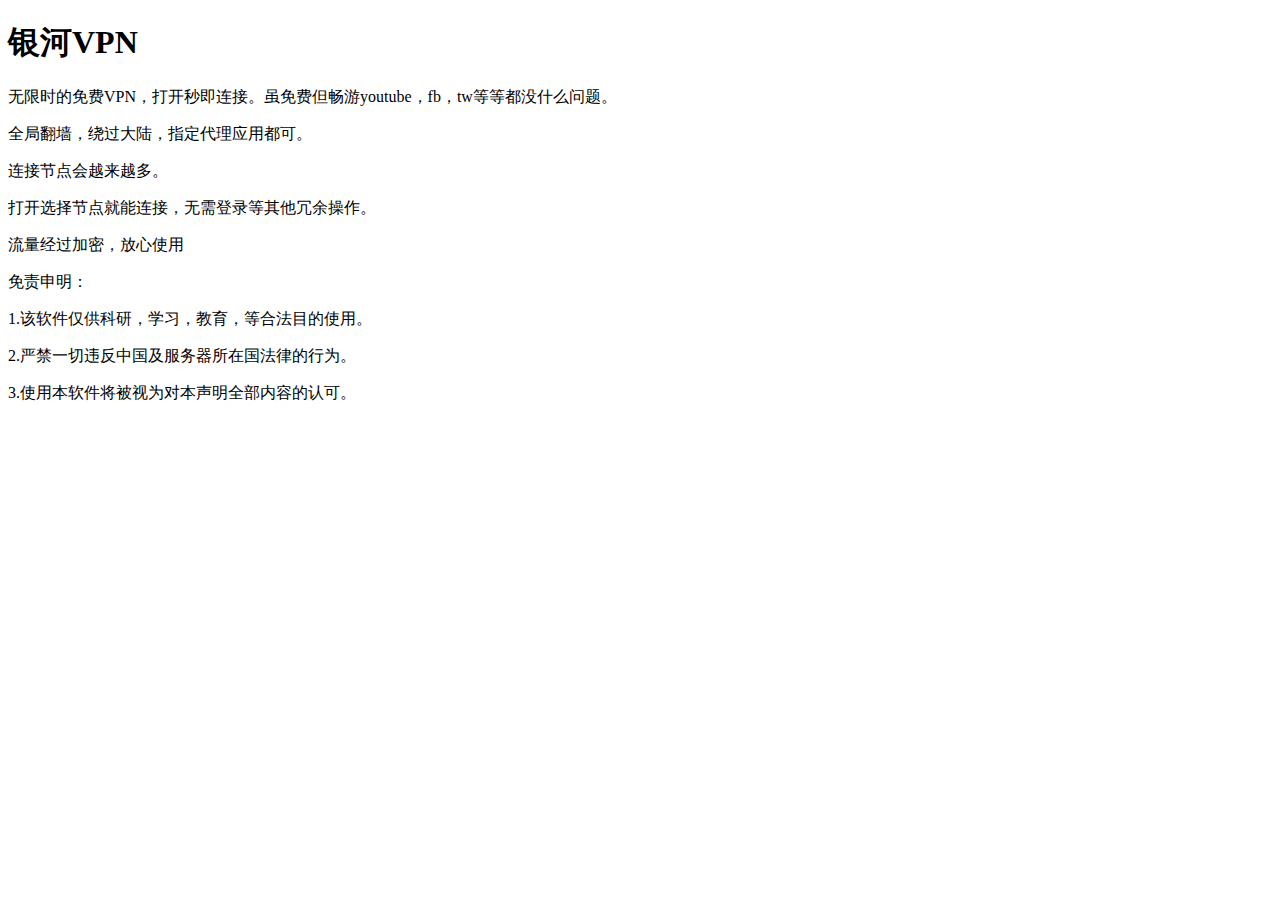
<file: galaxy/aboutus_zh.html>
<!DOCTYPE html>
<html lang="en">

<head>
  <meta charset="utf-8">
  <title>galaxyVPN</title>
</head>

<body>
  <h1>银河VPN</h1>
  <p>无限时的免费VPN，打开秒即连接。虽免费但畅游youtube，fb，tw等等都没什么问题。<p/>
  <p>全局翻墙，绕过大陆，指定代理应用都可。<p/>
  <p>连接节点会越来越多。<p/>
  <p>打开选择节点就能连接，无需登录等其他冗余操作。<p/>
  <p>流量经过加密，放心使用<p/>
  <p>免责申明：<p/>
  <p>1.该软件仅供科研，学习，教育，等合法目的使用。<p/>
  <p>2.严禁一切违反中国及服务器所在国法律的行为。<p/>
  <p>3.使用本软件将被视为对本声明全部内容的认可。<p/>
</body>

</html>
</file>
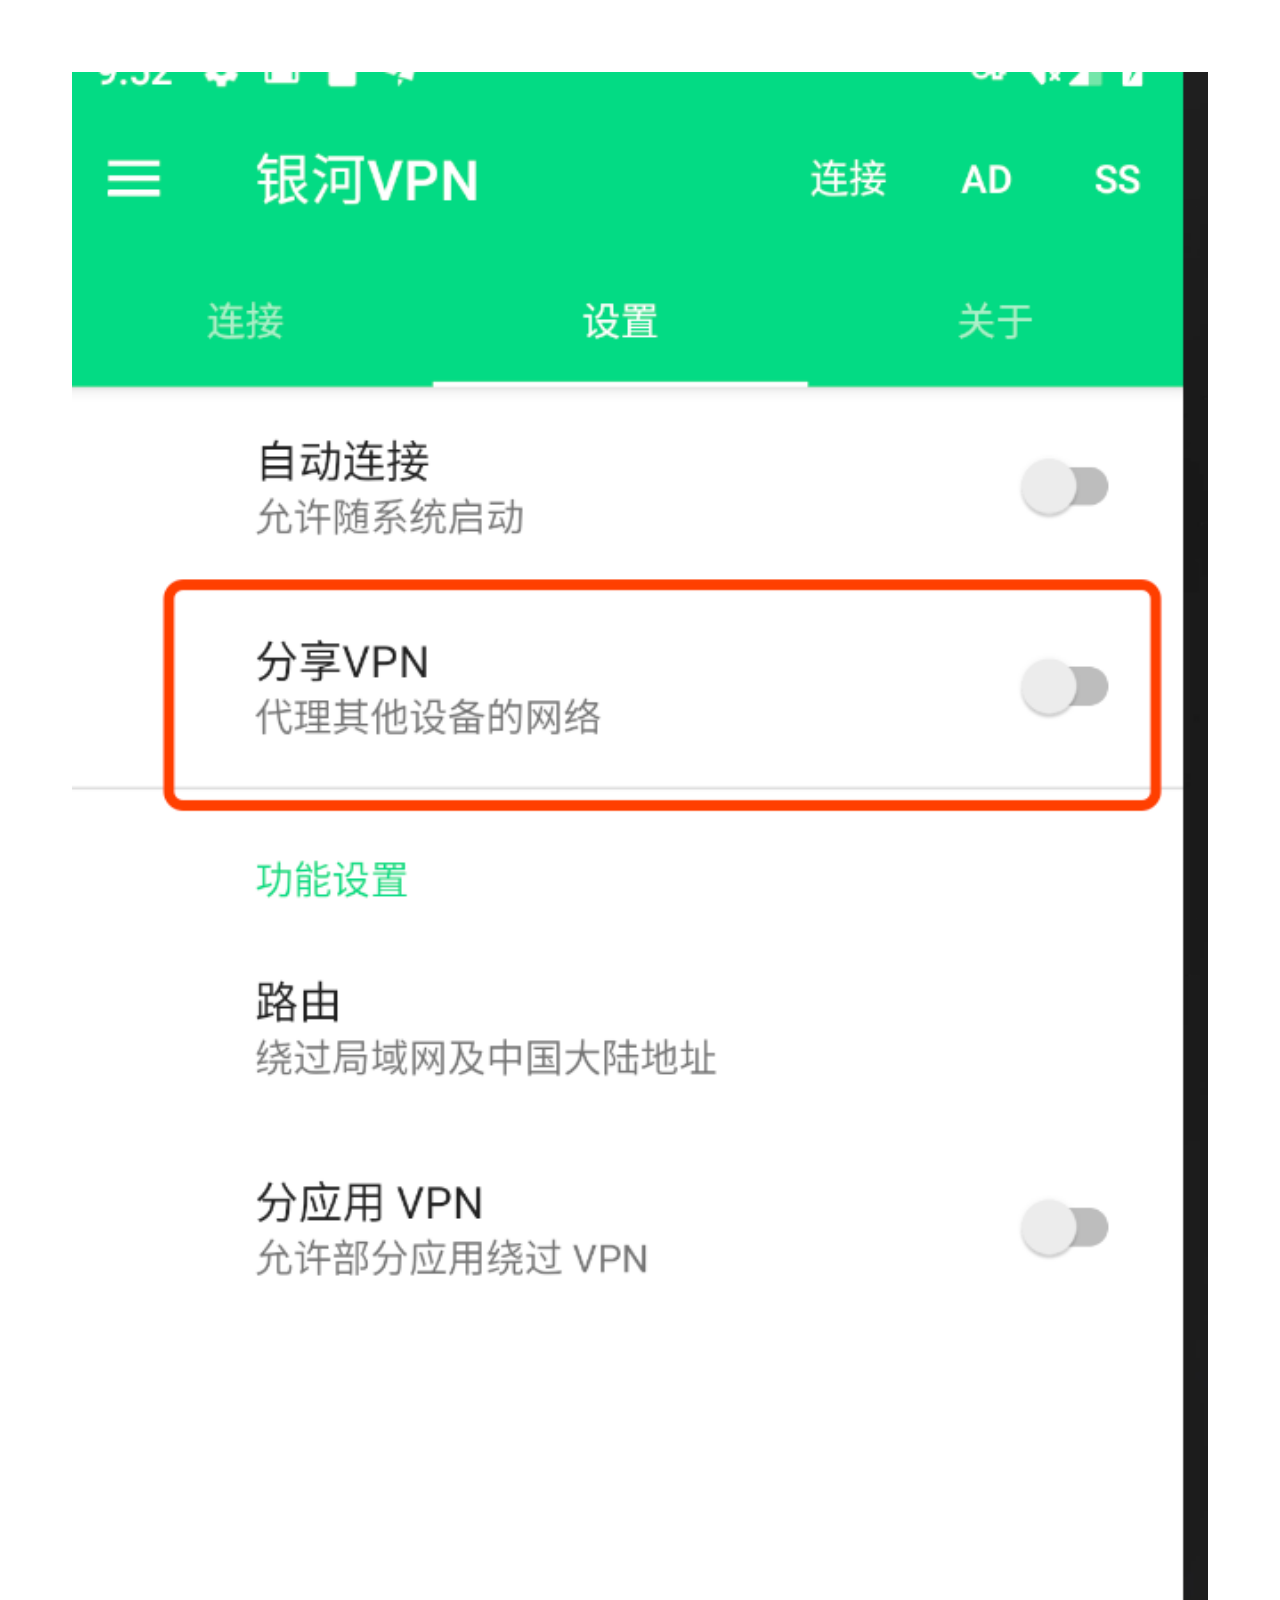
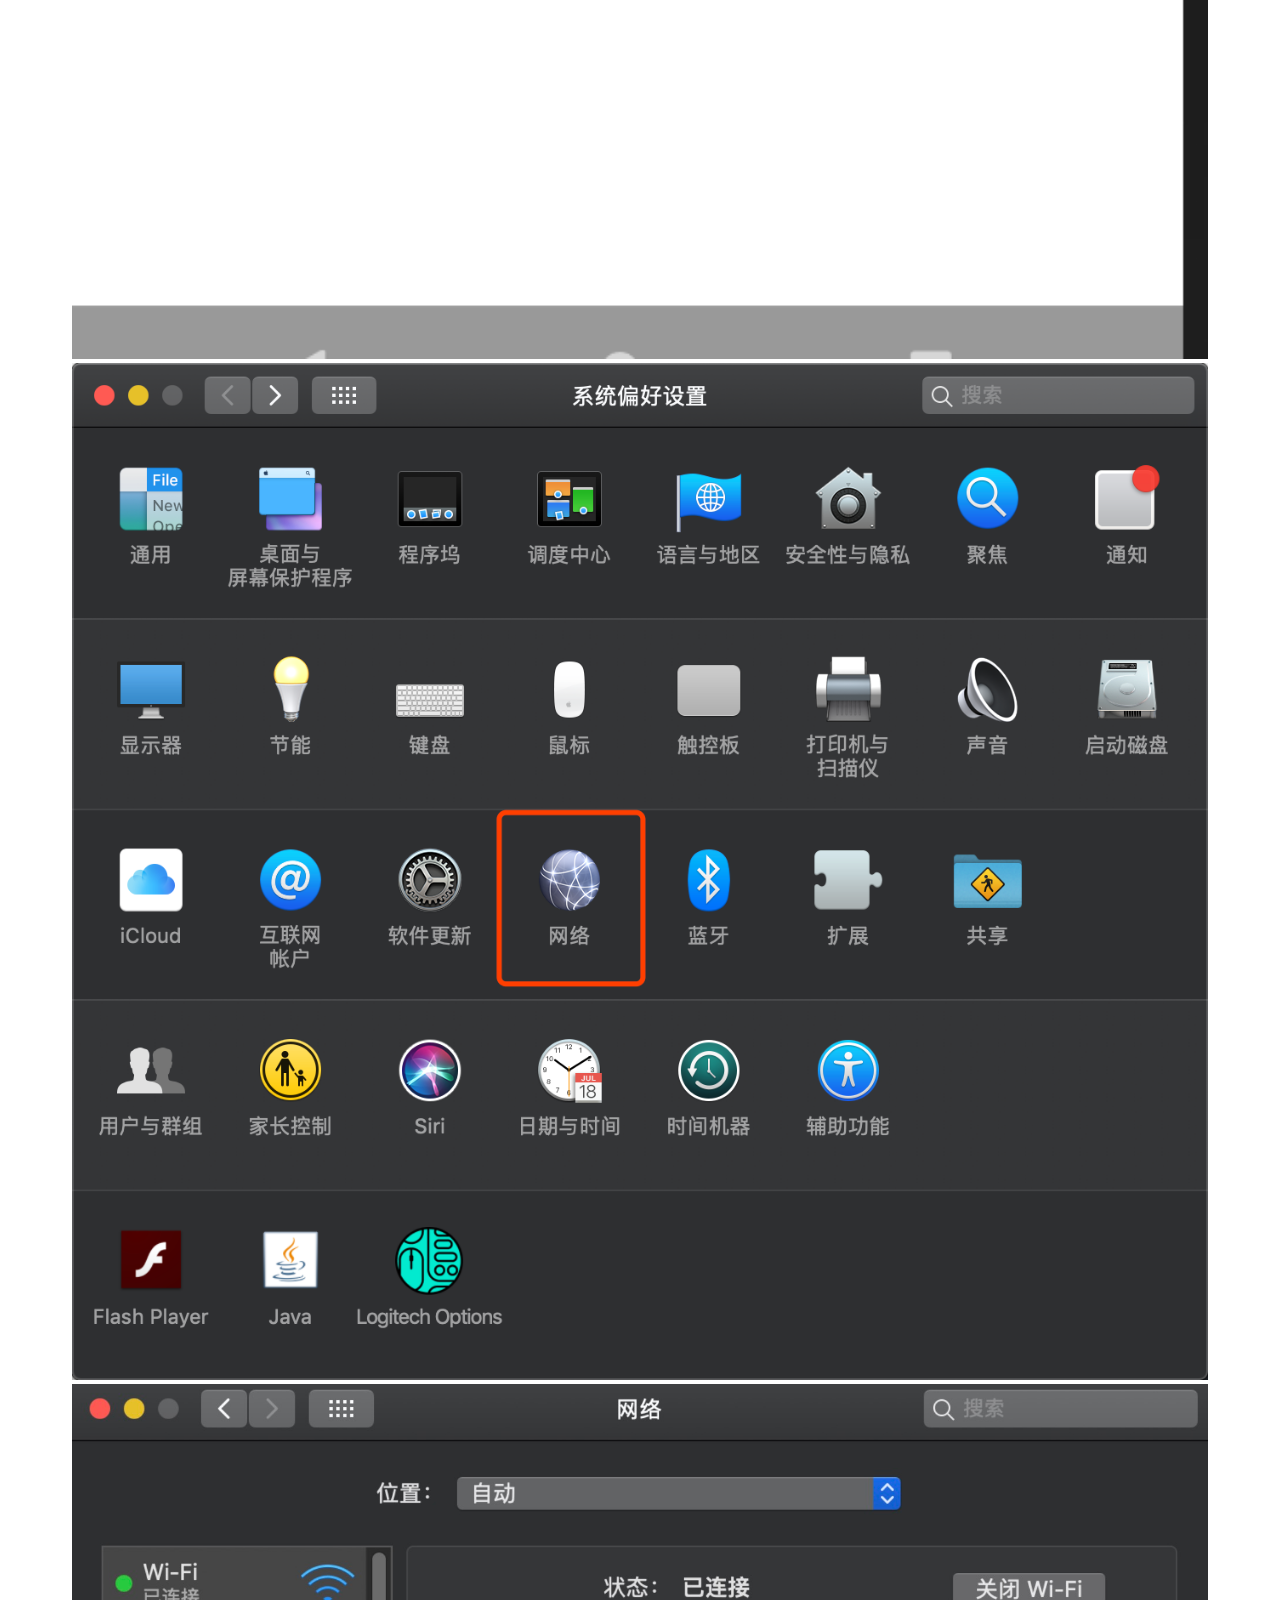
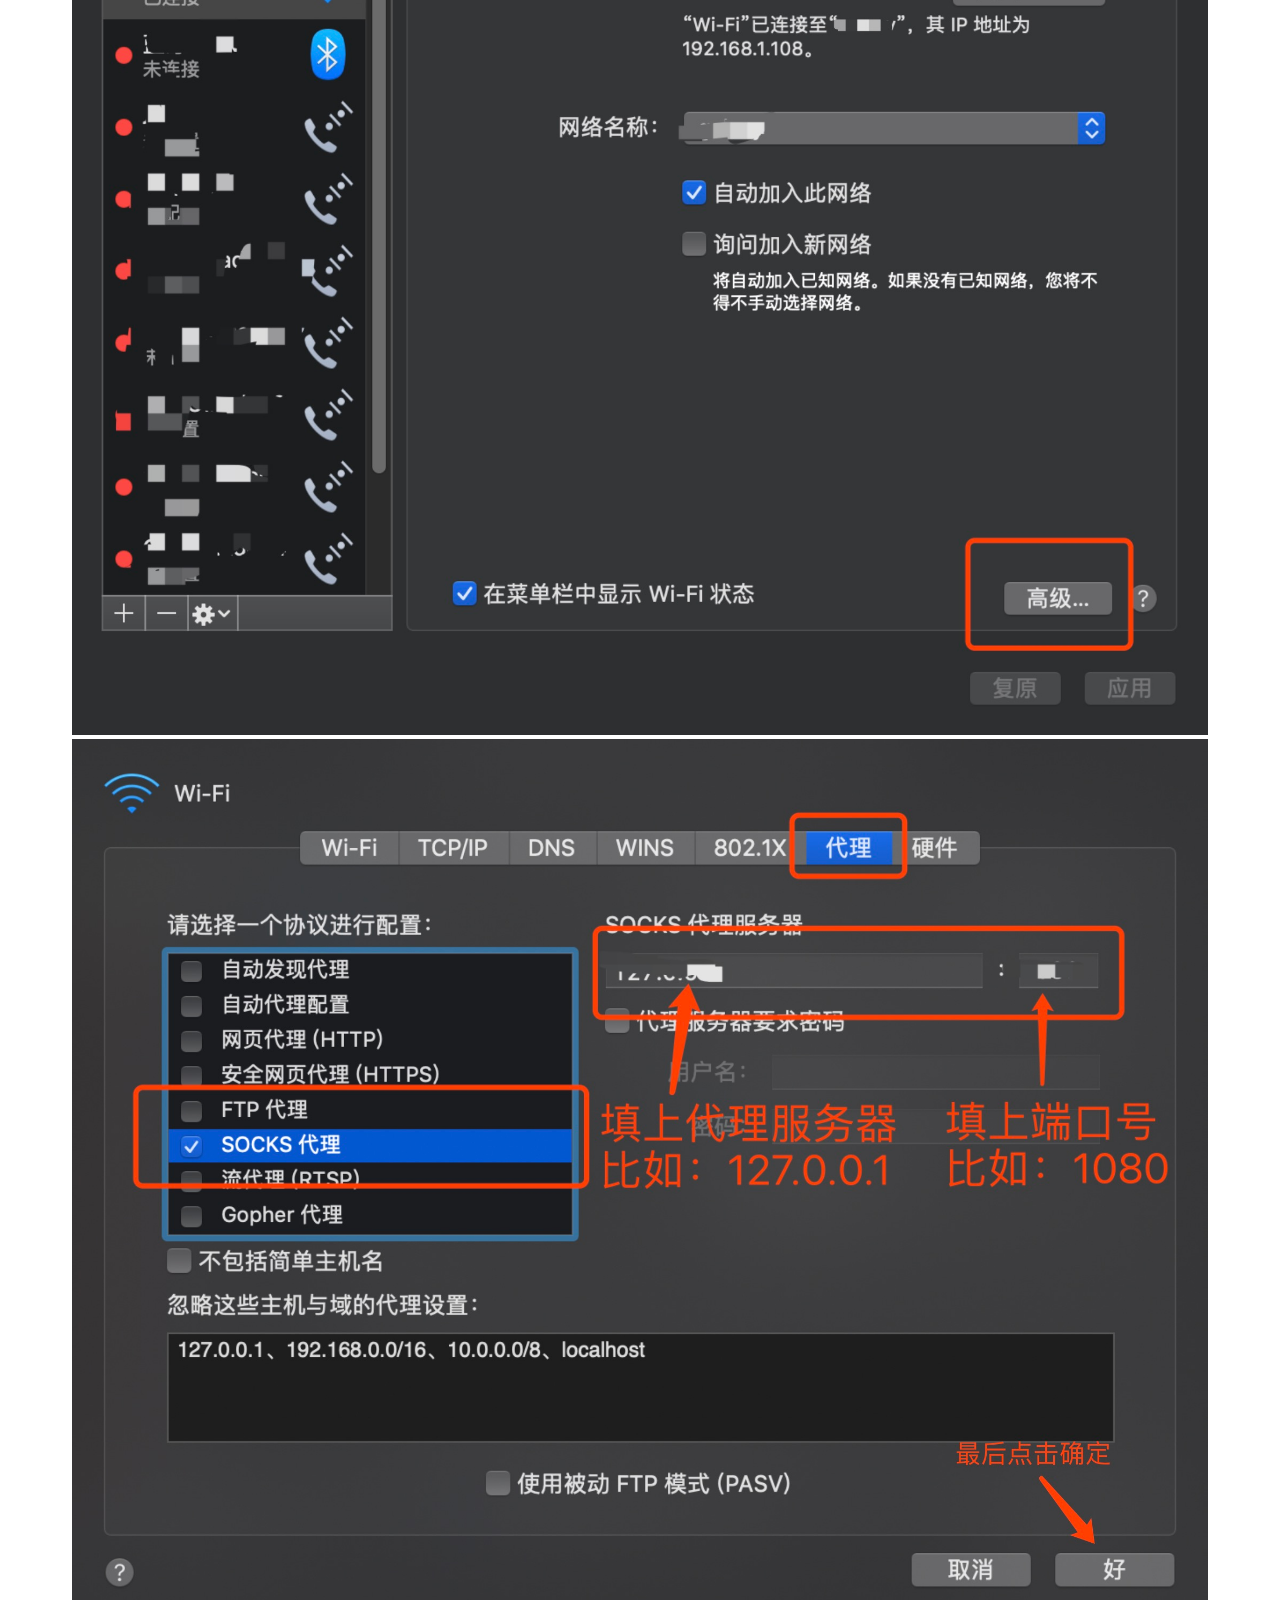
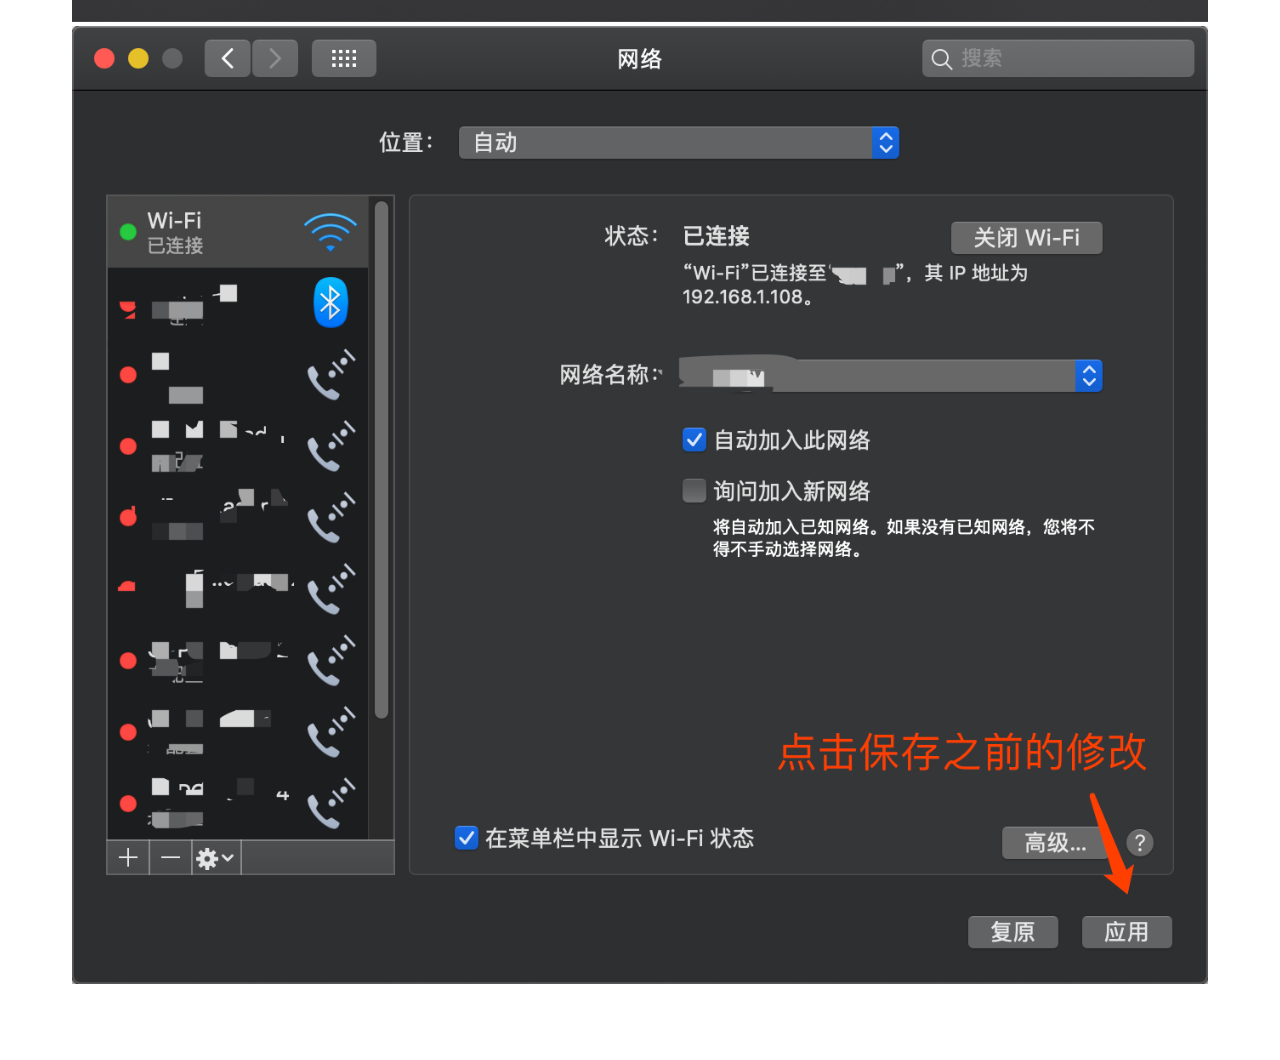
<file: galaxy/mac.html>
<!DOCTYPE html>
<html lang="en">
<head>
    <meta charset="UTF-8">
    <meta name="viewport" content="width=device-width, initial-scale=1.0">
    <meta http-equiv="X-UA-Compatible" content="ie=edge">
    <title>Mac</title>
</head>
<body style="padding: 5%;">
    <img src="./phone.png" width="100%">
    <img src="./mac_1.png" width="100%">
    <img src="./mac_2.png" width="100%">
    <img src="./mac_3.png" width="100%">
    <img src="./mac_4.png" width="100%">
</body>
</html>
</file>
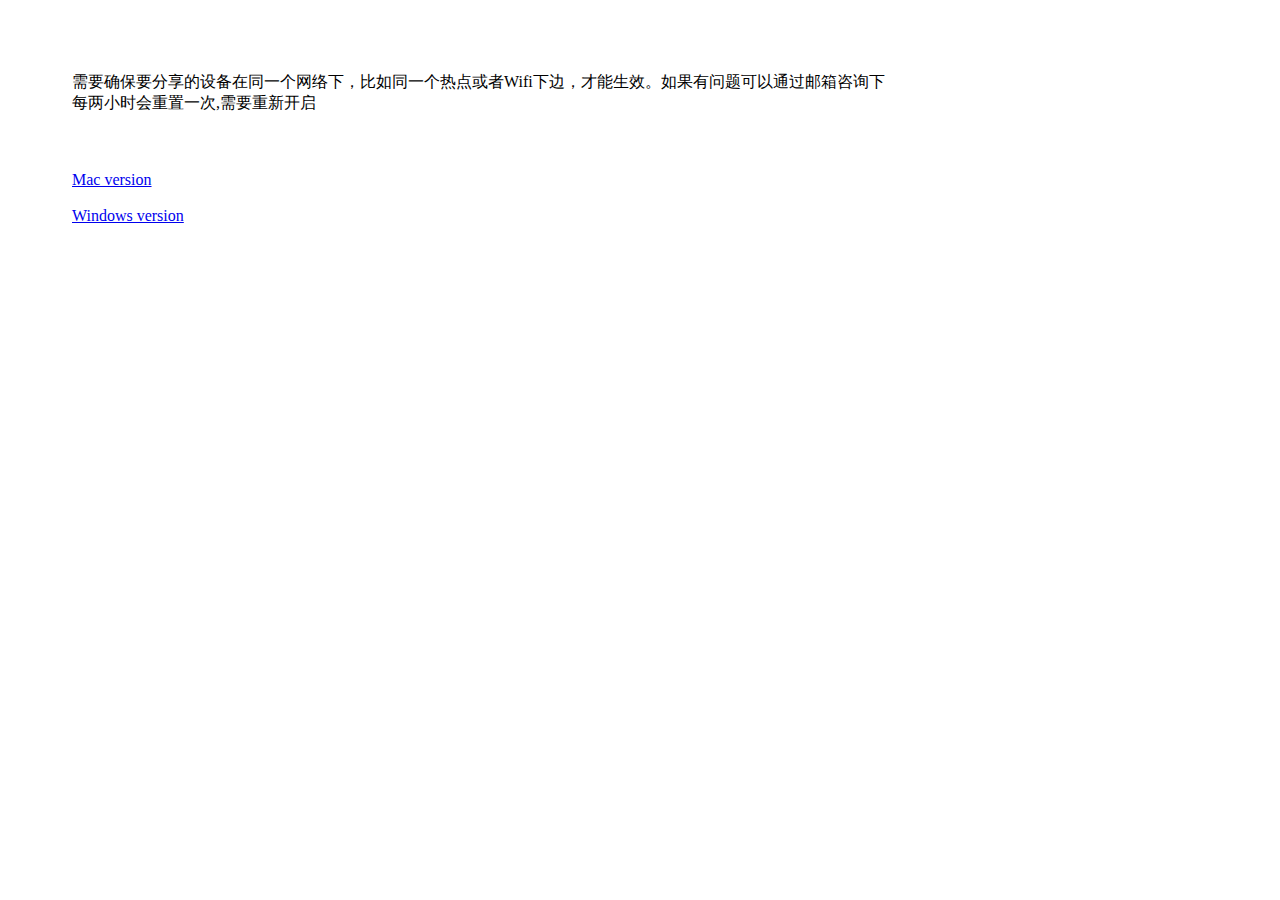
<file: galaxy/shareVPNTip.html>
<!DOCTYPE html>
<html lang="en">
<head>
    <meta charset="UTF-8">
    <meta name="viewport" content="width=device-width, initial-scale=1.0">
    <meta http-equiv="X-UA-Compatible" content="ie=edge">
    <title>ShareVPN技巧</title>
</head>
<body style="padding: 5%;">
    <div>需要确保要分享的设备在同一个网络下，比如同一个热点或者Wifi下边，才能生效。如果有问题可以通过邮箱咨询下</div>
    <div>每两小时会重置一次,需要重新开启</div>
    <div style="padding-top: 5%"><a href="./mac.html">Mac version</a></div>
    <br>
    <div><a href="./windows.html">Windows version</a></div>
</body>
</html>
</file>
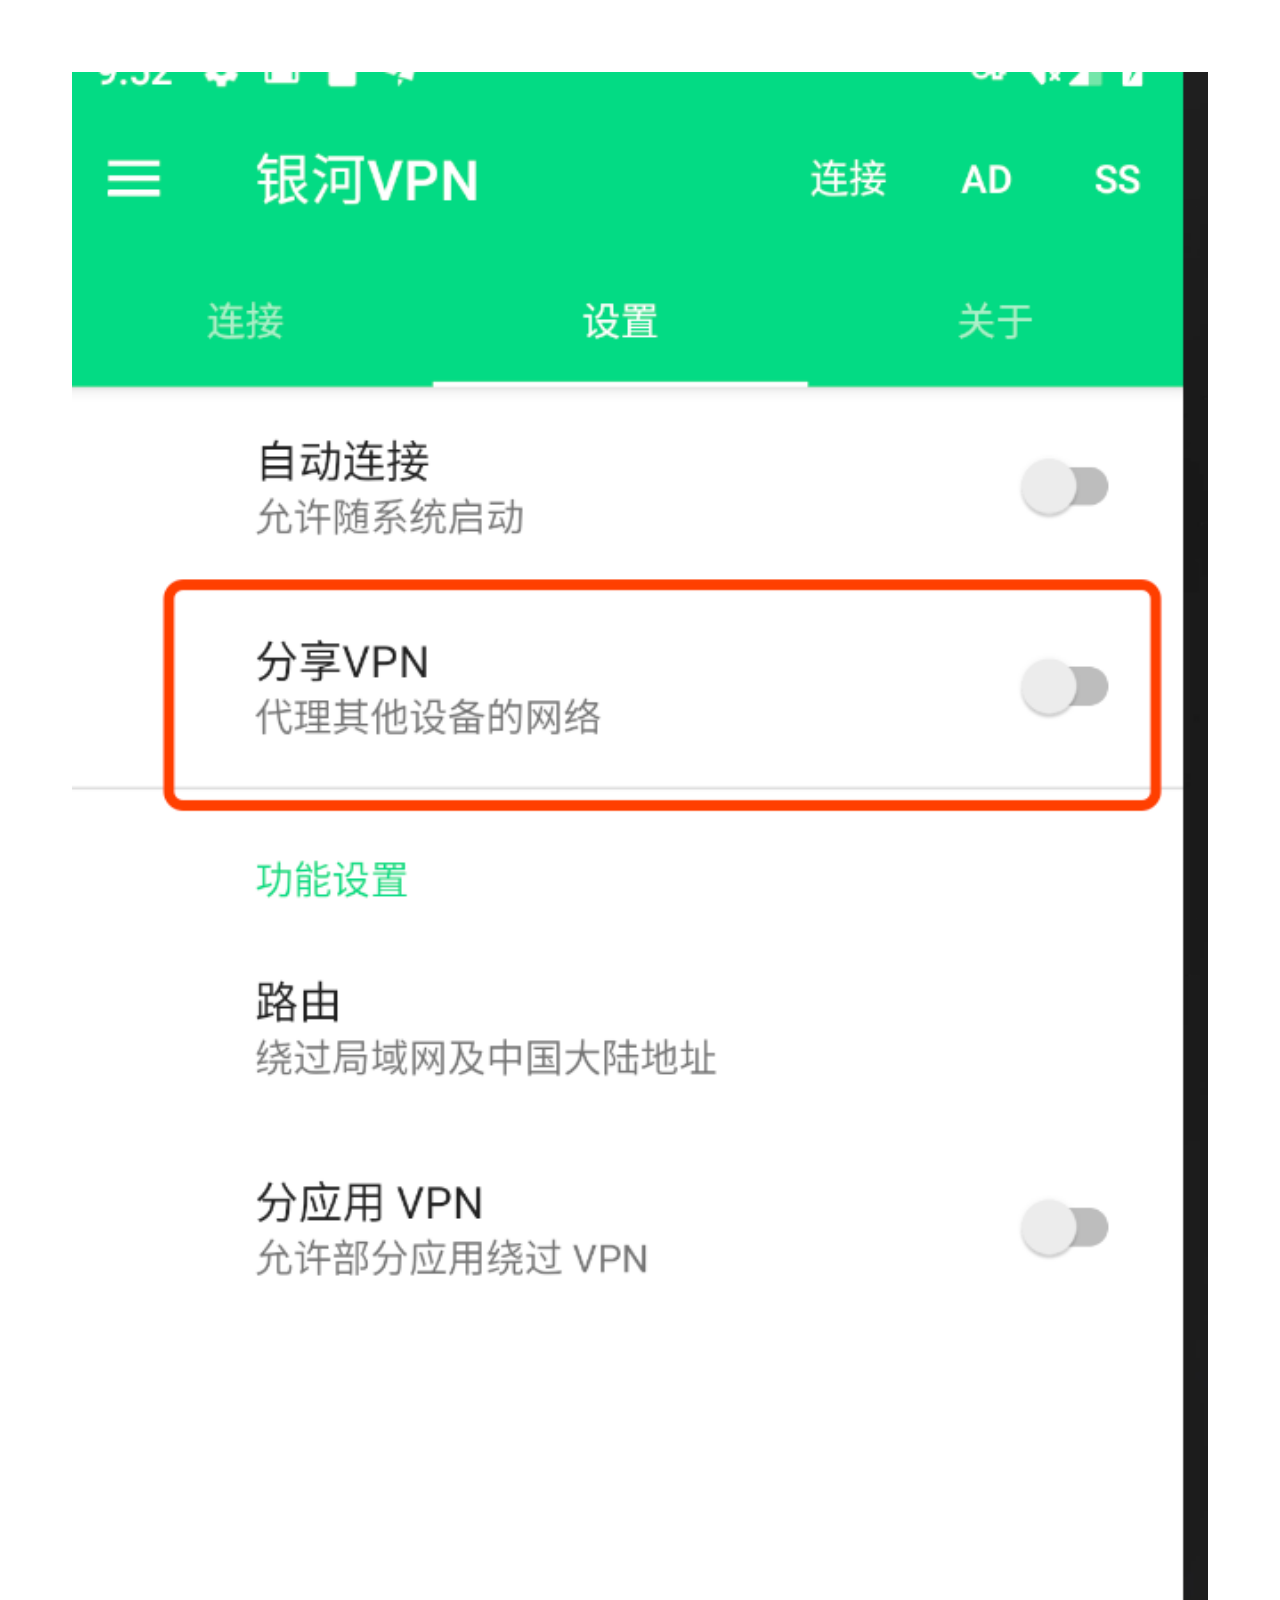
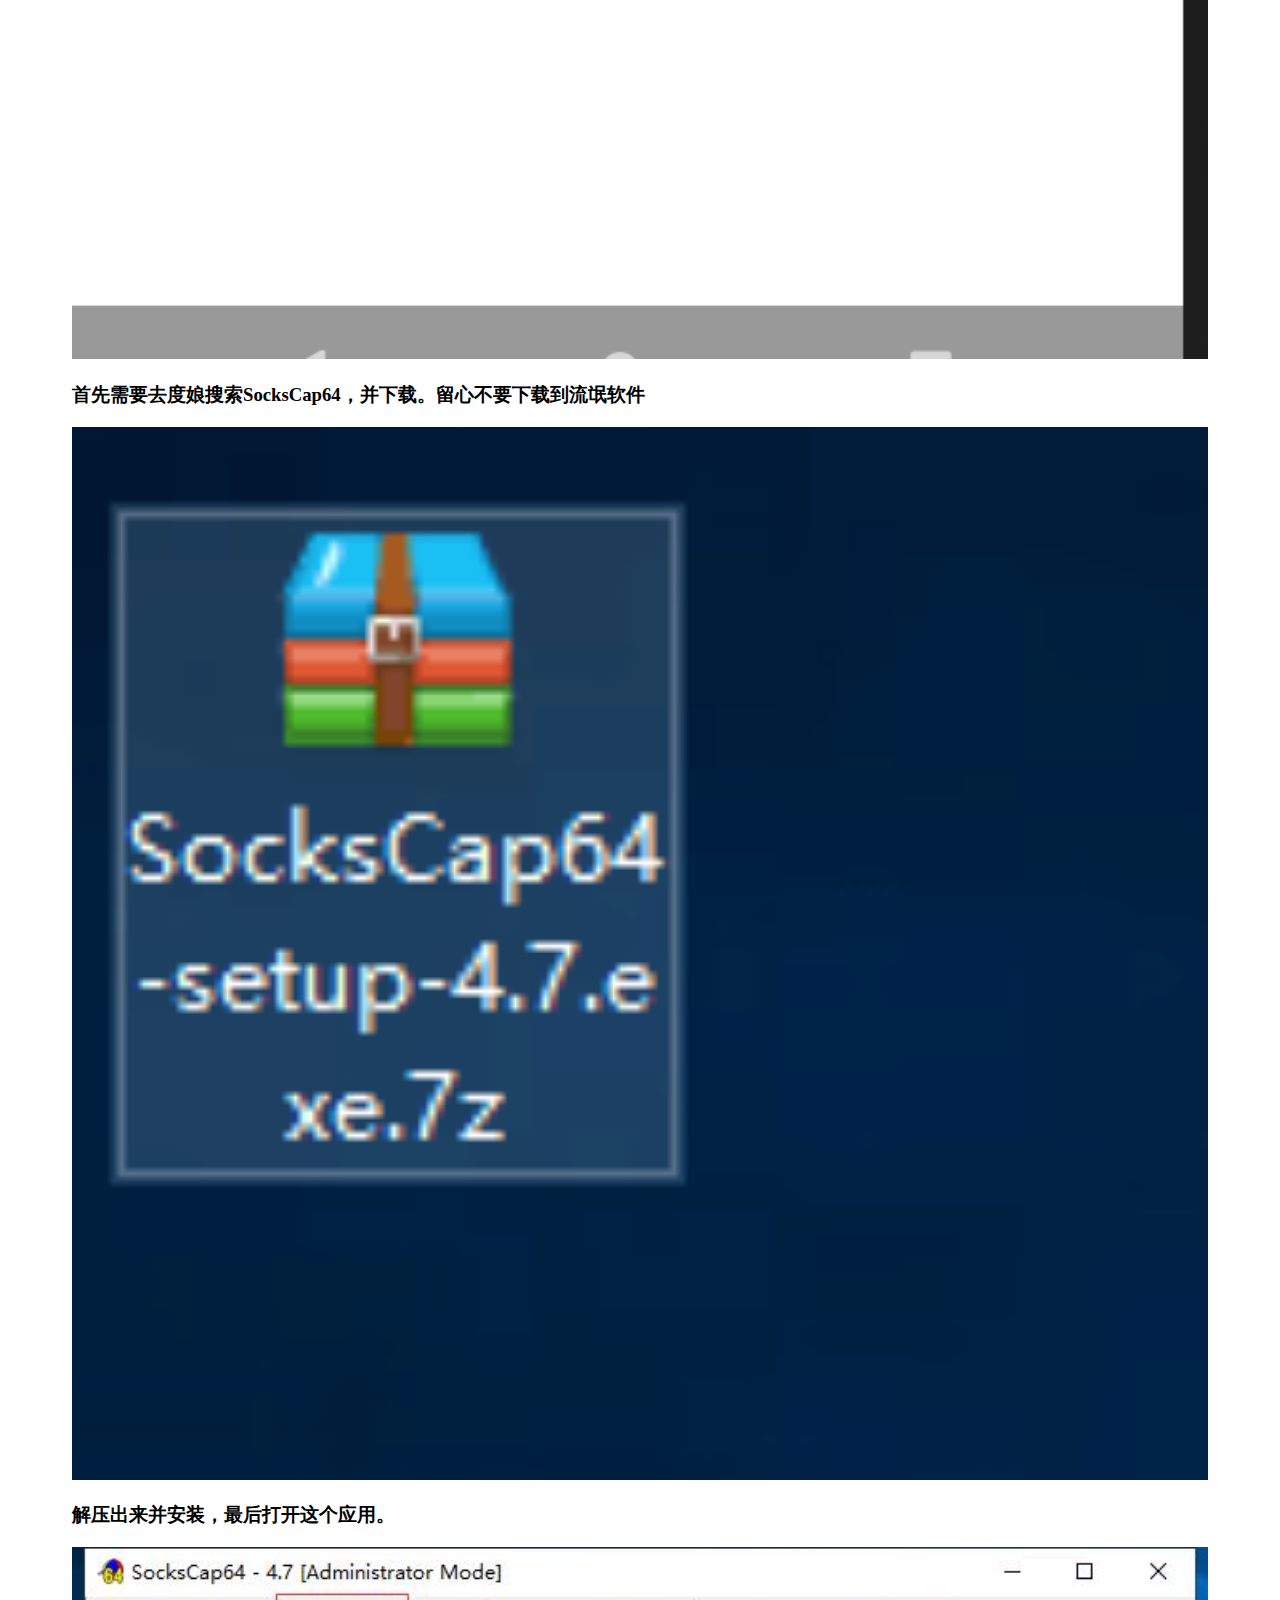
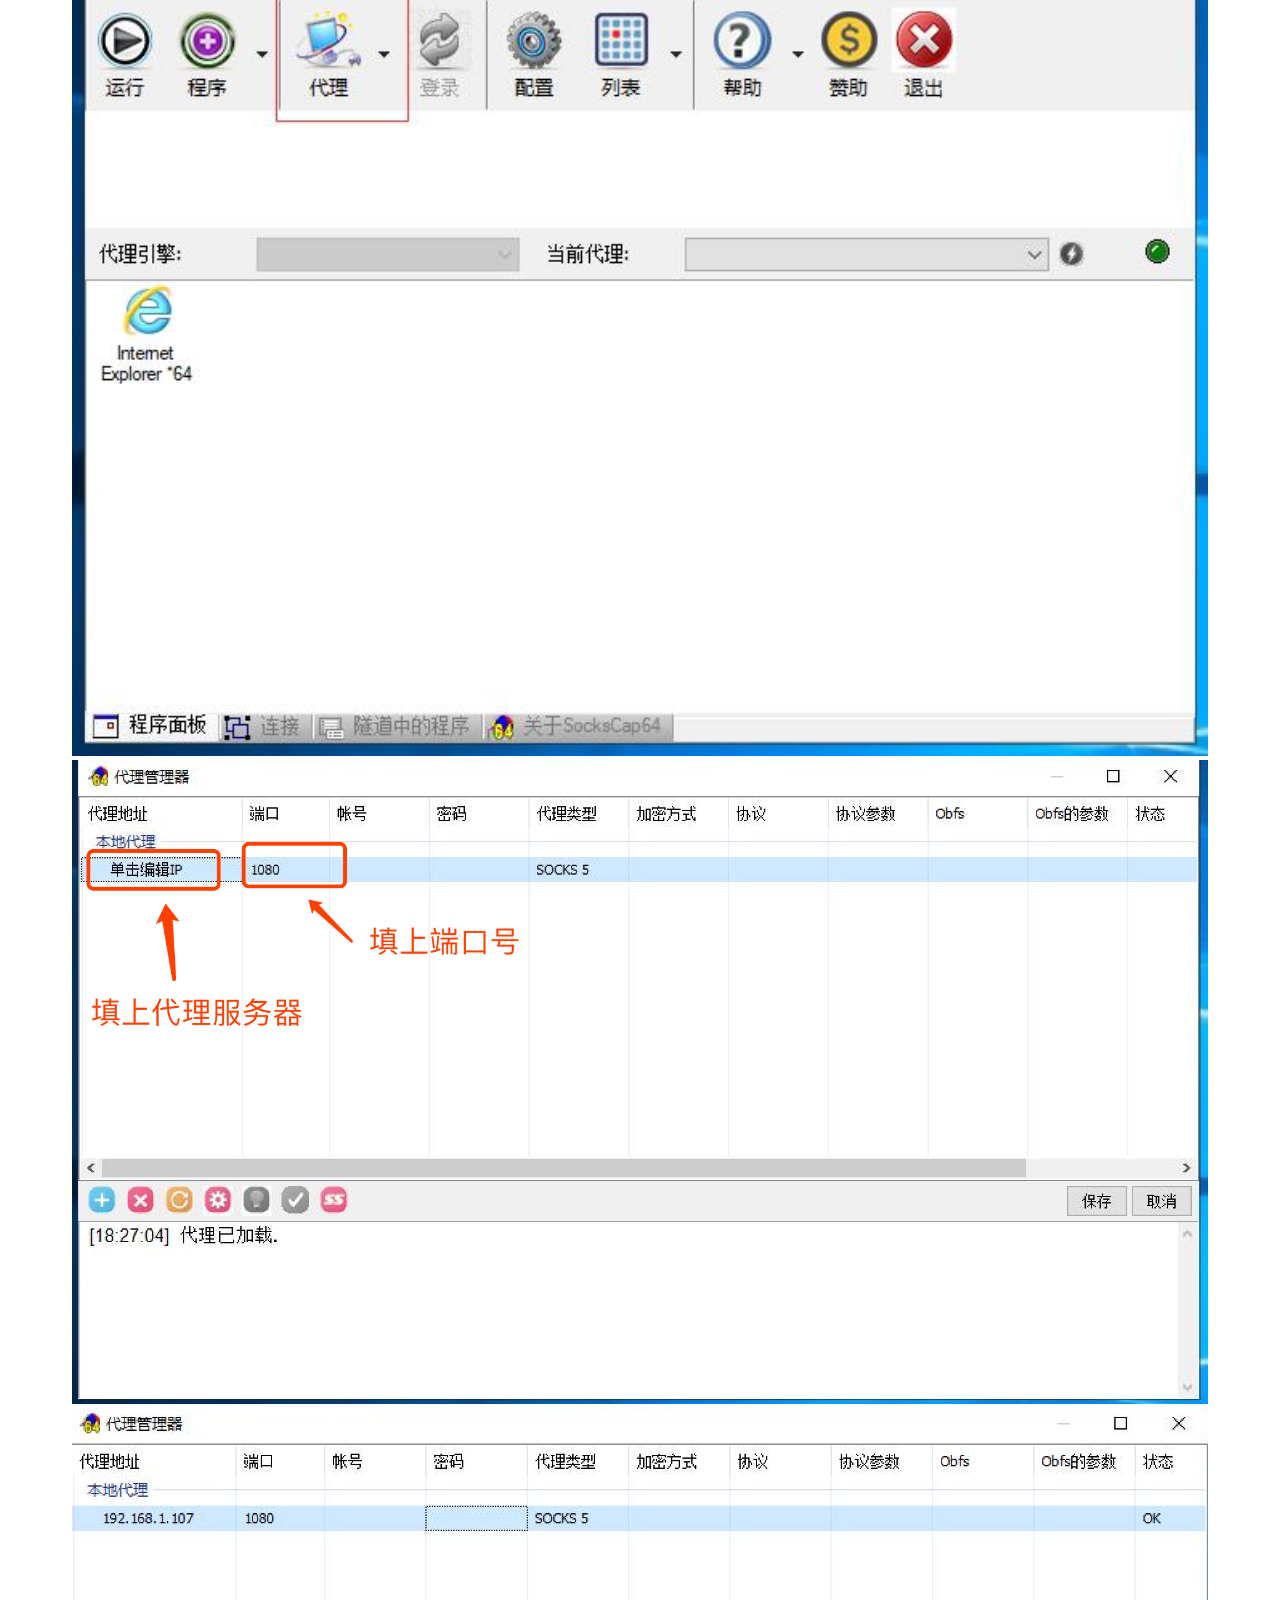
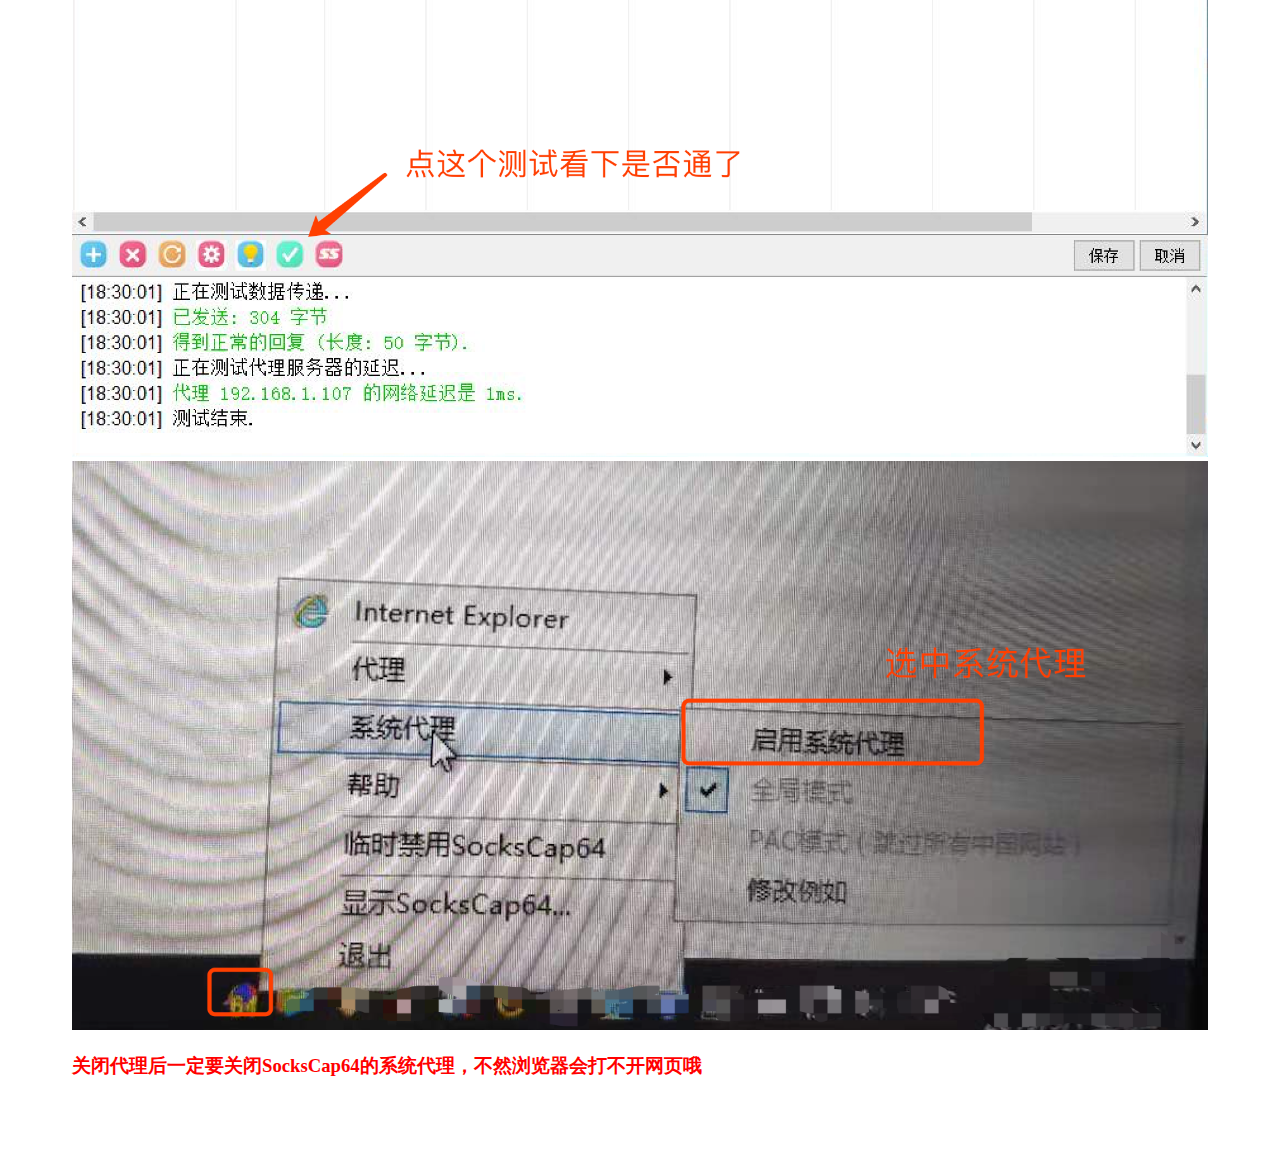
<file: galaxy/windows.html>
<!DOCTYPE html>
<html lang="en">
<head>
    <meta charset="UTF-8">
    <meta name="viewport" content="width=device-width, initial-scale=1.0">
    <meta http-equiv="X-UA-Compatible" content="ie=edge">
    <title>Windows</title>
</head>
<body style="padding: 5%;">
    <img src="./phone.png" width="100%">
    <h3>首先需要去度娘搜索SocksCap64，并下载。留心不要下载到流氓软件</h3>
    <img src="./windows_1.png" width="100%">
    <h3>解压出来并安装，最后打开这个应用。</h3>
    <img src="./windows_2.png" width="100%">
    <img src="./windows_3.png" width="100%">
    <img src="./windows_4.png" width="100%">
    <img src="./windows_5.png" width="100%">
    <h3 style="color: red">关闭代理后一定要关闭SocksCap64的系统代理，不然浏览器会打不开网页哦</h3>
</body>
</html>
</file>
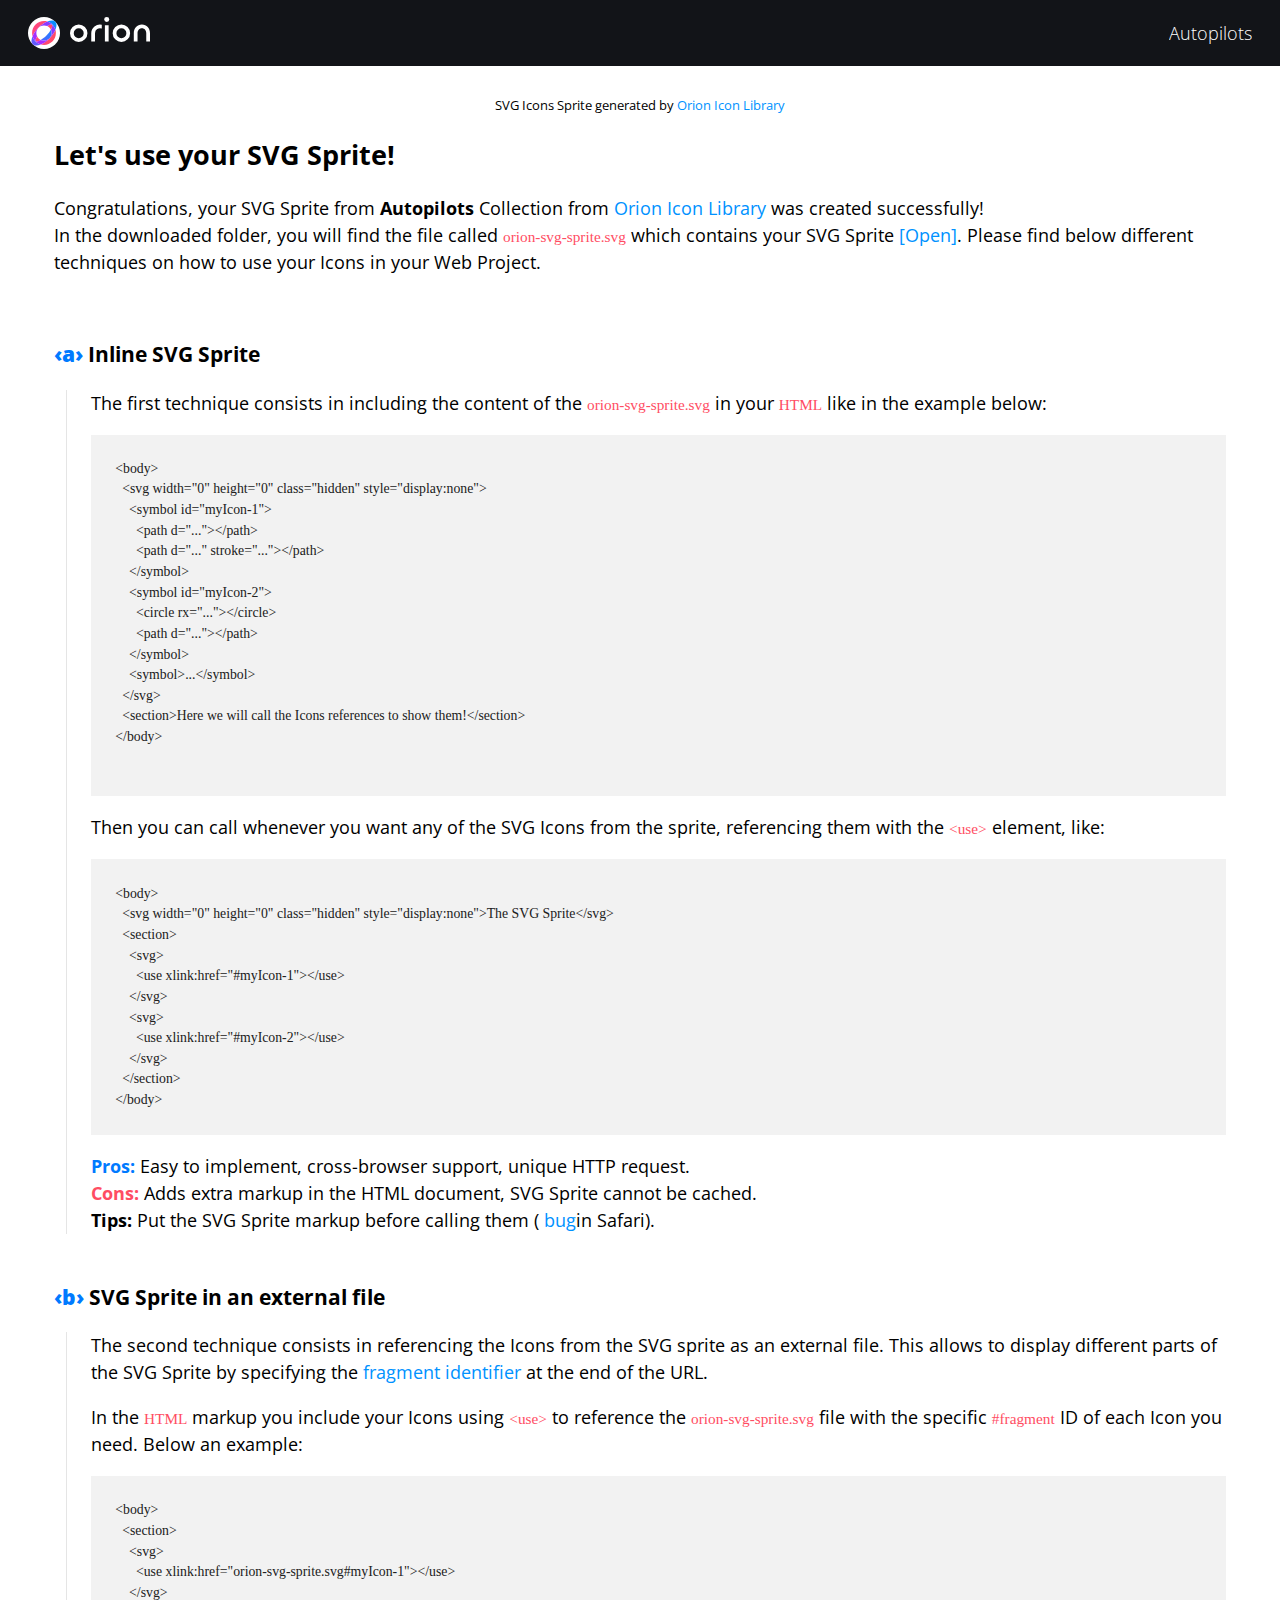
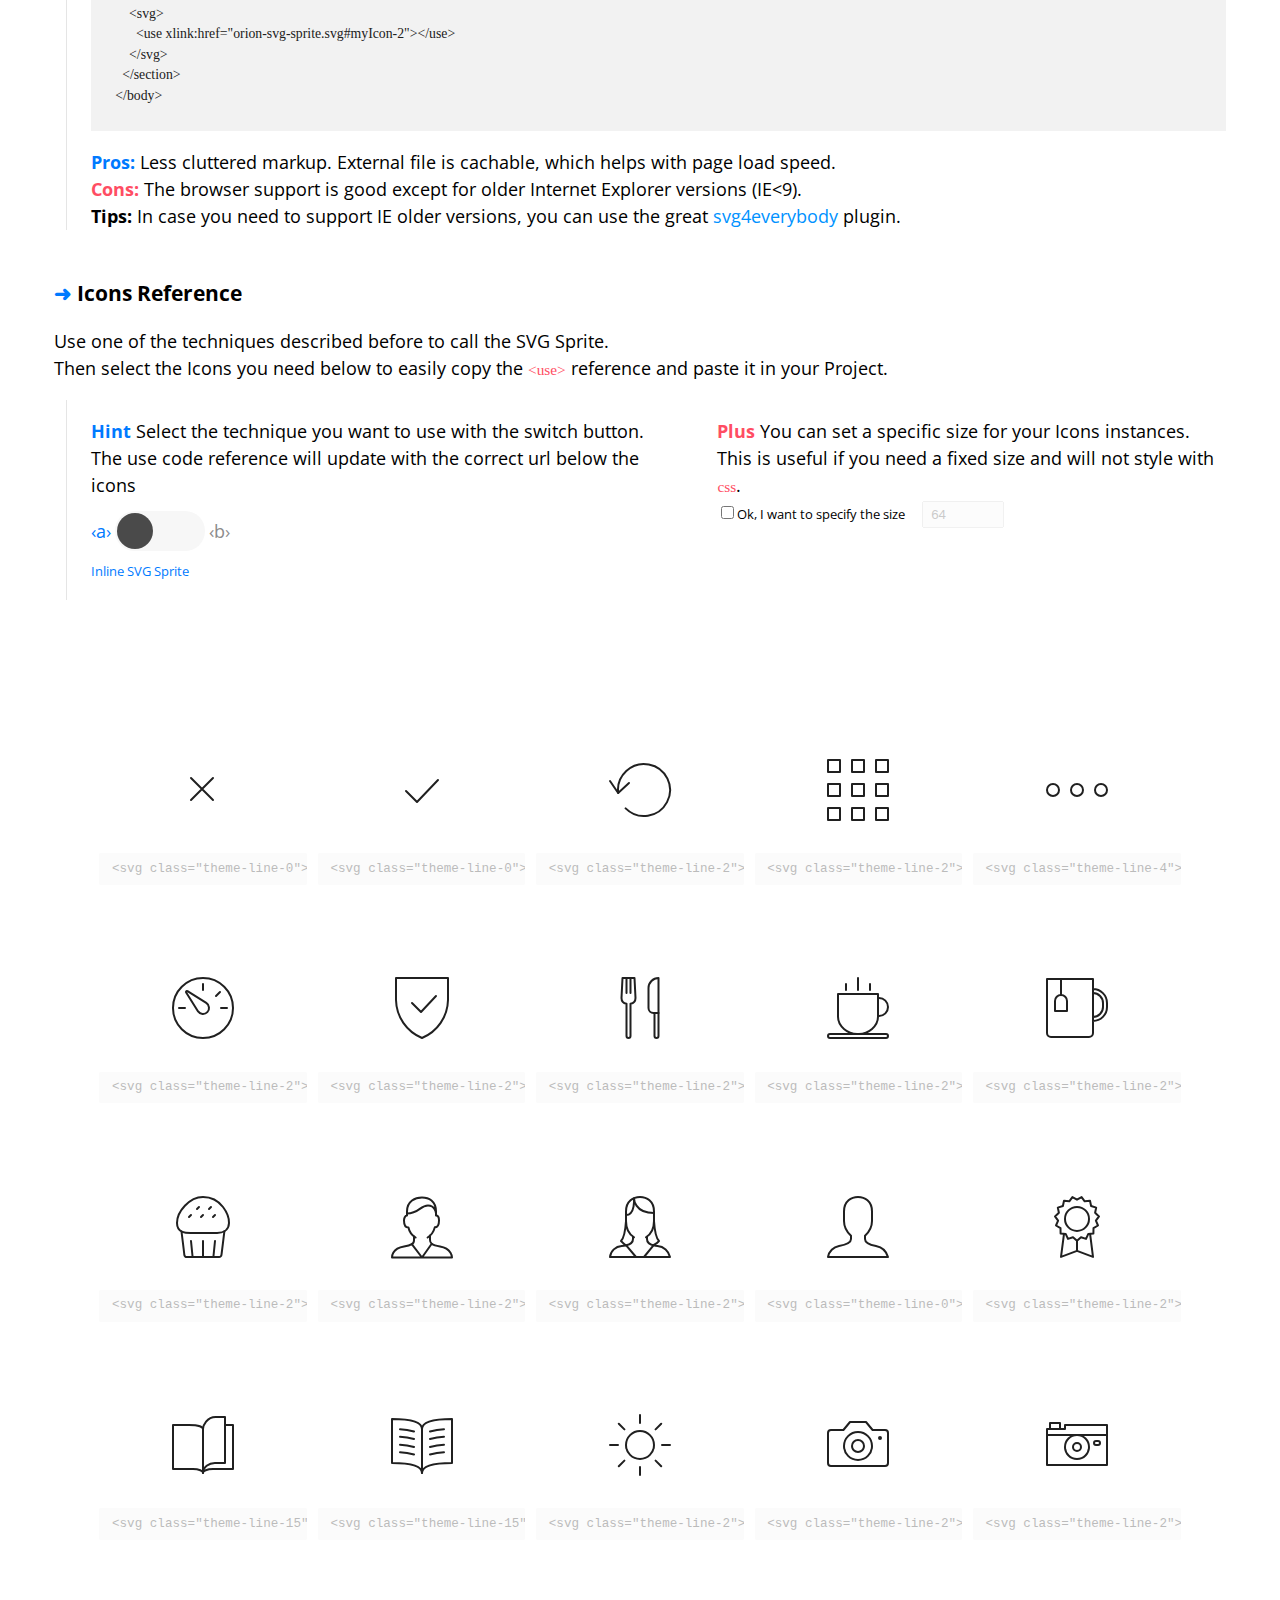
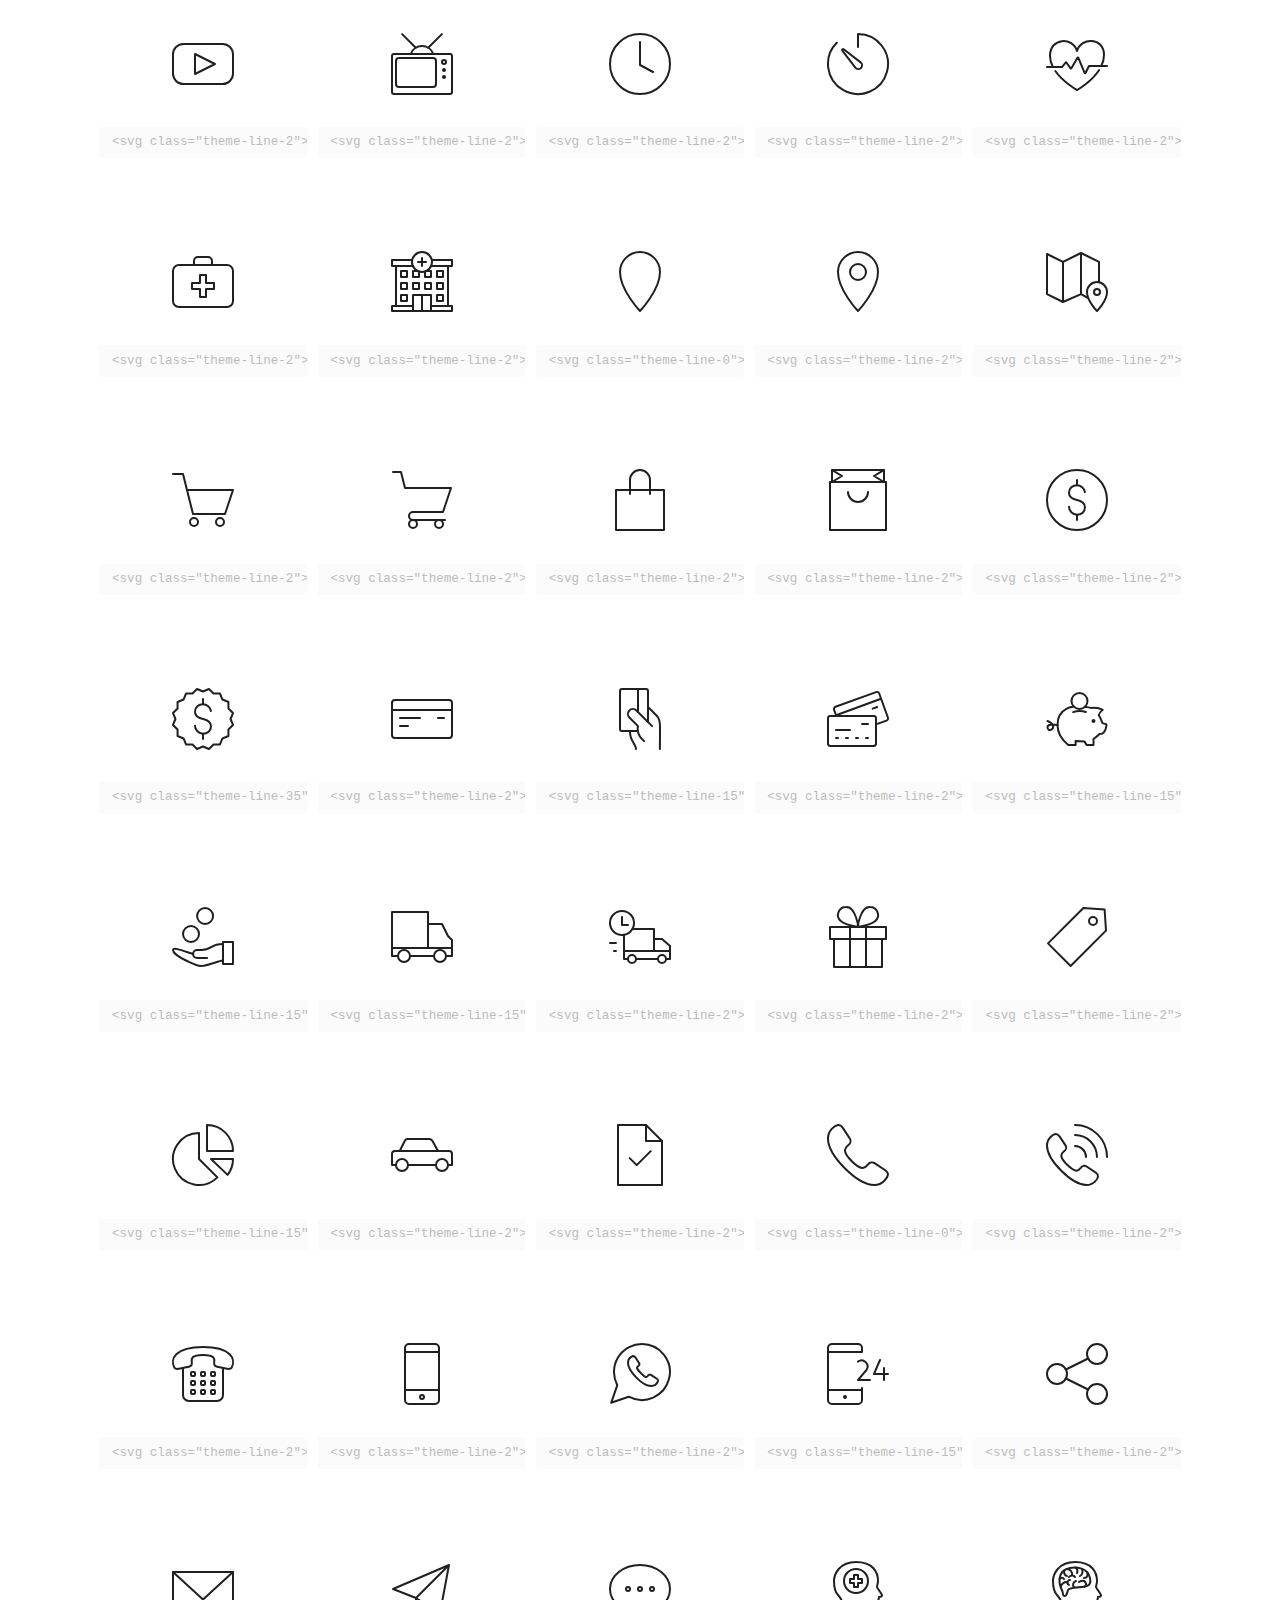
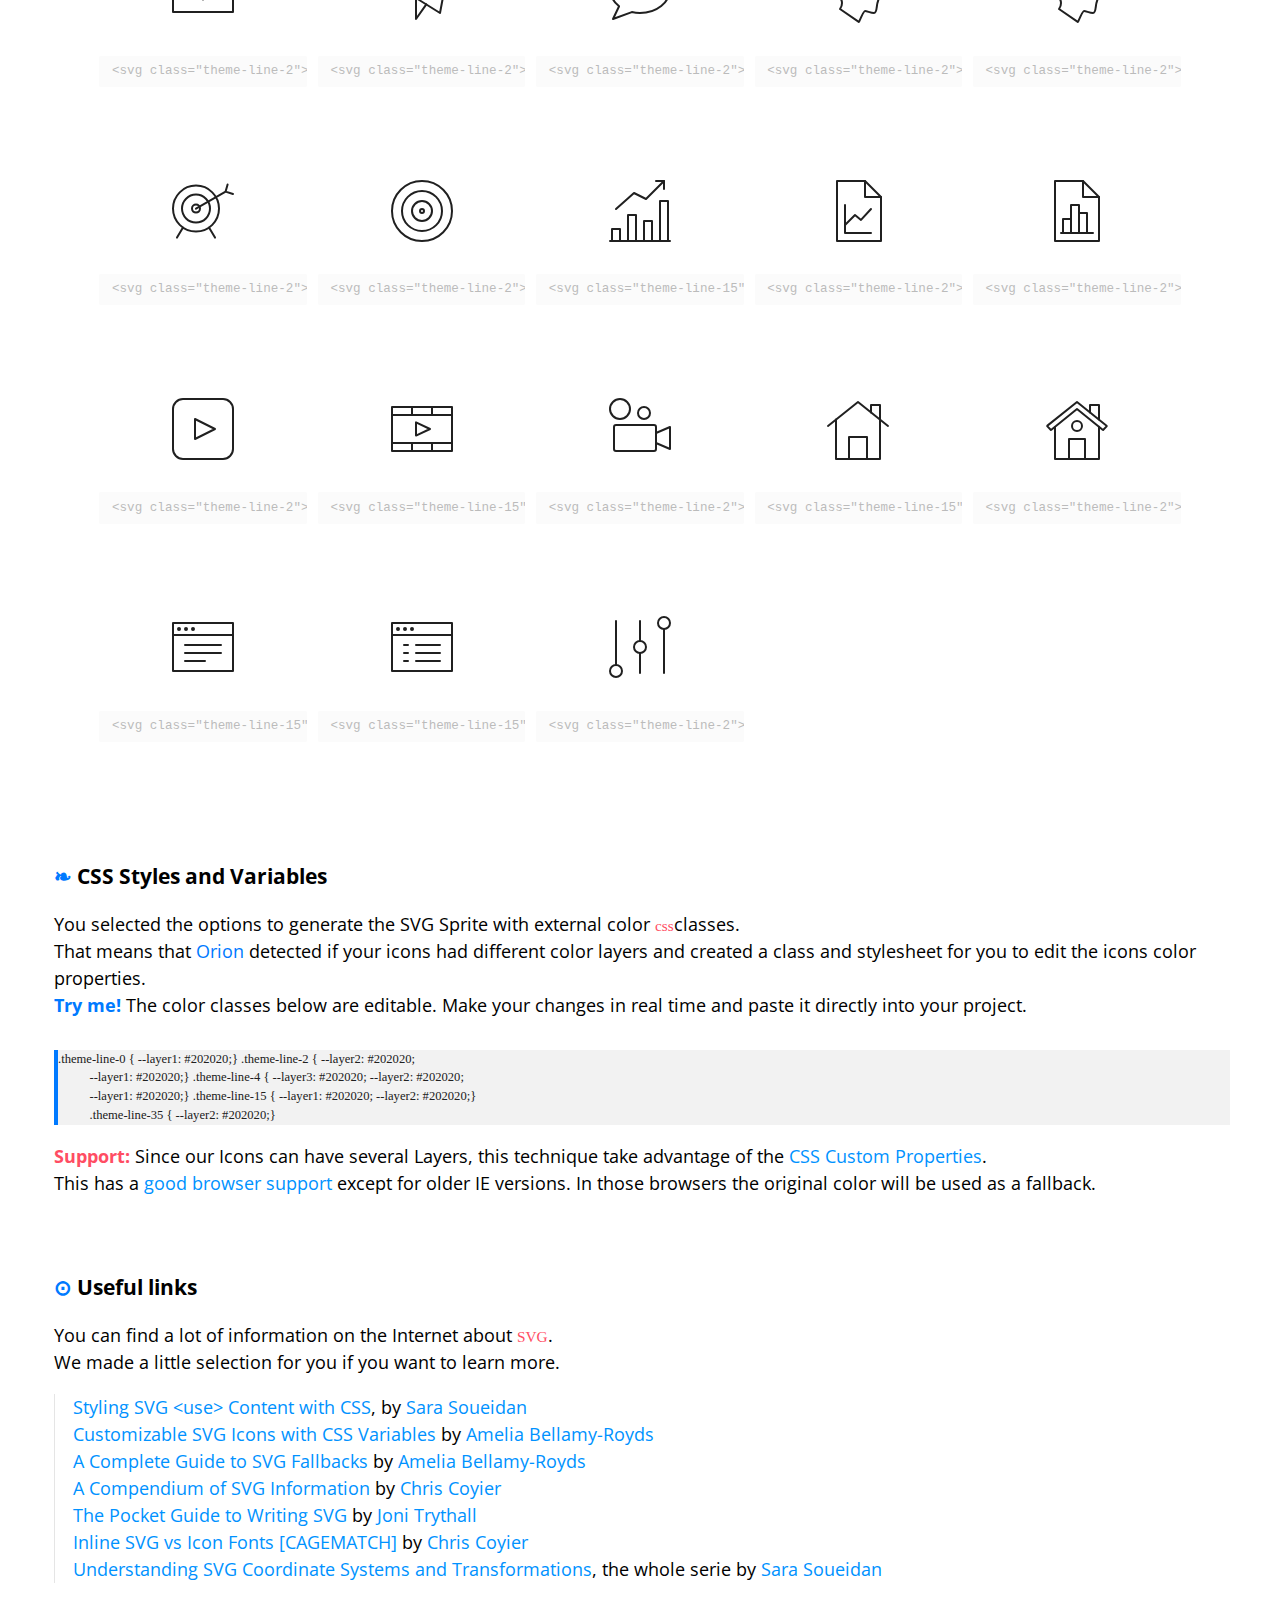
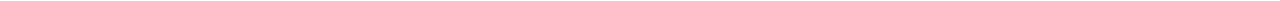
<file: icons/demo.html>
<!doctype>
<html lang="en">

  <head>
    <title>SVG Sprite Demo | Orion Icon Library</title>
    <meta name="viewport" content="width=device-width, initial-scale=1.0"
    />
    <meta charset="UTF-8" />
    <link href="https://fonts.googleapis.com/css?family=Open+Sans" rel="stylesheet"
    />
    <style>
      html {
          box-sizing: border-box;
        }
        body {
          margin: 0;
          padding: 0;
          font-family: 'Open Sans', sans-serif;
          font-size: 1.125rem;
        }
        ._1bo7bzx{font-family:Menlo, mono;font-size:.85em;}._1oymxsi{color:#ff4d63;}._1tt2u3t{-webkit-box-pack:justify;-ms-flex-pack:justify;-webkit-box-align:center;-ms-flex-align:center;display:-webkit-box;display:-moz-box;display:-ms-flexbox;display:-webkit-flex;display:flex;-webkit-align-items:center;align-items:center;background-color:#121418;-webkit-justify-content:space-between;justify-content:space-between;height:66px;padding:0 28px;color:white;}._dl5j6p{font-weight:300;max-width:33%;font-size:1em;}._1iurgbx{white-space:nowrap;overflow:hidden;text-overflow:ellipsis;}._1l5hckq{padding:1em 3em;}._kp2n83{font-size:.7em;text-align:center;}._o1cg4g{color:#0092FF;text-decoration:none;}._o1cg4g:hover{text-decoration:underline;}._14gdf42{line-height:1.5;}._ovghcs{color:inherit;text-decoration:none;}._ovghcs:hover:after{content:"#";color:#0092FF;margin-left:2px;opacity:.3;-webkit-transition:opacity .3s;-moz-transition:opacity .3s;transition:opacity .3s;}._ovghcs:active:after{opacity:1;}._1dqtju9{color:#007aff;}._fr5wn{padding-left:24px;border-left:1px solid rgba(0,0,0,0.1);margin-left:12px;margin-bottom:48px;}._1bmg5vo{color:#202020;tab-ssize:4px;overflow-x:auto;padding:1.5em;line-height:1.5;background:rgba(0,0,0,0.05);font-size:.9em;}._jro6t0{display:-webkit-box;display:-moz-box;display:-ms-flexbox;display:-webkit-flex;display:flex;}._53480w{display:none;}._53480w:checked + label span{-webkit-transform:translateX(52px);-ms-transform:translateX(52px);transform:translateX(52px);}._53480w:checked + label:before{color:inherit;}._53480w:checked + label:after{color:#007aff;}._53480w:checked ~ .externalCheckboxHelper:after{content:"External SVG Sprite";}._1uuc6xn{cursor:pointer;width:90px;height:40px;display:block;background-color:#f7f7f7;color:#8c8c8c;border-radius:32px;margin:12px 24px;position:relative;}._1uuc6xn:before{content:"‹a›";position:absolute;right:-webkit-calc(100% + 4px);right:-moz-calc(100% + 4px);right:calc(100% + 4px);top:50%;-webkit-transform:translateY(-50%);-ms-transform:translateY(-50%);transform:translateY(-50%);color:#007aff;}._1uuc6xn:after{content:"‹b›";position:absolute;left:-webkit-calc(100% + 4px);left:-moz-calc(100% + 4px);left:calc(100% + 4px);top:50%;-webkit-transform:translateY(-50%);-ms-transform:translateY(-50%);transform:translateY(-50%);}._10r524x{background-color:#4a4a4a;border-radius:50%;height:36px;left:0px;-webkit-transform:translateX(2px);-ms-transform:translateX(2px);transform:translateX(2px);position:absolute;top:2px;-webkit-transition:-webkit-transform .2s ease,transform .2s ease;-moz-transition:transform .2s ease;transition:-ms-transform .2s ease,-webkit-transform .2s ease,transform .2s ease;width:36px;z-index:1;}._qjqtm8:after{content:"Inline SVG Sprite";}._jcgzno{padding:.3em .5em;outline:0px;margin-left:12px;}._jcgzno:disabled{opacity:0.3;}._1r58n10{overflow:auto;padding:40px;margin:0px;list-style:none;padding-bottom:40px;}._fnhcyz{width:100%;float:left;-moz-box-sizing:border-box;box-sizing:border-box;display:block;-webkit-transition:opacity 250ms, box-shadow 250ms;-moz-transition:opacity 250ms, box-shadow 250ms;transition:opacity 250ms, box-shadow 250ms;cursor:pointer;position:relative;}@media (min-width: 767px){._fnhcyz{width:50%;}}@media (min-width: 1023px){._fnhcyz{width:33.333%;}}@media (min-width: 1199px){._fnhcyz{width:20%;}}._fnhcyz:after{content:"";position:absolute;z-index:-1;top:0px;right:0px;bottom:0px;left:0px;opacity:0;box-shadow:0 .5em 3em rgba(0,0,0,.1);-webkit-transition:opacity .3s;-moz-transition:opacity .3s;transition:opacity .3s;}._fnhcyz:hover:after{opacity:1;z-index:1;}._fnhcyz:before{content:"";padding-top:100%;display:block;}._fnhcyz:hover .orion-sprite__id{opacity:1;}._fnhcyz:hover .orion-sprite__code{opacity:1;}._1dclzhk{-webkit-box-direction:normal;-webkit-box-orient:vertical;-webkit-box-pack:justify;-ms-flex-pack:justify;-webkit-box-align:center;-ms-flex-align:center;display:-webkit-box;display:-moz-box;display:-ms-flexbox;display:-webkit-flex;display:flex;-webkit-align-items:center;align-items:center;-webkit-justify-content:space-between;justify-content:space-between;-webkit-flex-direction:column;-ms-flex-direction:column;flex-direction:column;position:absolute;top:0px;right:0px;bottom:0px;left:0px;padding:.5em 1em;}._19wnp26{width:100%;font-size:.7em;text-align:center;opacity:0;color:#777;-webkit-transition:opacity 250ms;-moz-transition:opacity 250ms;transition:opacity 250ms;}._1u0lyeu{width:64px;height:64px;}._190hxbq{width:100%;height:100%;}._1mcpc5v{font-size:.7em;padding:.5em 1em;width:100%;z-index:2;border-radius:2px;opacity:.3;-webkit-transition:opacity .3s;-moz-transition:opacity .3s;transition:opacity .3s;}._duacj0{white-space:pre;display:inline-block;font-size:.7em;line-height:1.5;background:rgba(0,0,0,0.05);tab-ssize:4px;color:#202020;margin-top:1em;width:100%;outline:0px;border-left:4px solid #007aff;}._1hgbkkp{list-style:none;margin:0px;padding:0px;padding-left:1em;line-height:1.5em;}._19kenml{-webkit-box-align:start;-ms-flex-align:start;display:-webkit-box;display:-moz-box;display:-ms-flexbox;display:-webkit-flex;display:flex;-webkit-align-items:flex-start;align-items:flex-start;color:#fff;}._15372er{display:inline-block;vertical-align:middle;width:32px;height:32px;}._ksd372{display:inline-block;vertical-align:middle;width:80px;height:25px;margin-left:10px;}
    </style>
  </head>

  <body>
    <svg width="0" height="0" class="hidden">
      <symbol xmlns="http://www.w3.org/2000/svg" viewBox="0 0 64 64" id="close-1">
        <title>Close</title>
        <desc>A line styled icon from Orion Icon Library.</desc>
        <path data-name="layer1"
        fill="none" stroke="#202020" stroke-miterlimit="10" stroke-width="2" d="M41.999 20.002l-22 22m22 0L20 20"
        stroke-linejoin="round" stroke-linecap="round" style="stroke:var(--layer1, #202020)"></path>
      </symbol>
      <symbol xmlns="http://www.w3.org/2000/svg" viewBox="0 0 64 64" id="checkmark-1">
        <title>Checkmark</title>
        <desc>A line styled icon from Orion Icon Library.</desc>
        <path data-name="layer1"
        fill="none" stroke="#202020" stroke-miterlimit="10" stroke-width="2" d="M16 33l11 11 21-22"
        stroke-linejoin="round" stroke-linecap="round" style="stroke:var(--layer1, #202020)"></path>
      </symbol>
      <symbol xmlns="http://www.w3.org/2000/svg" viewBox="0 0 64 64" id="rotate-left-1">
        <title>Rotate Left</title>
        <desc>A line styled icon from Orion Icon Library.</desc>
        <path data-name="layer2"
        d="M10.168 34.947a26.016 26.016 0 1 1 7.45 15.432" fill="none" stroke="#202020"
        stroke-miterlimit="10" stroke-width="2" stroke-linejoin="round" stroke-linecap="round"
        style="stroke:var(--layer1, #202020)"></path>
        <path data-name="layer1" fill="none" stroke="#202020" stroke-miterlimit="10"
        stroke-width="2" d="M2 23l8.168 11.947L20.986 25" stroke-linejoin="round"
        stroke-linecap="round" style="stroke:var(--layer1, #202020)"></path>
      </symbol>
      <symbol xmlns="http://www.w3.org/2000/svg" viewBox="0 0 64 64" id="portfolio-grid-1">
        <title>Portfolio Grid</title>
        <desc>A line styled icon from Orion Icon Library.</desc>
        <path data-name="layer2"
        fill="none" stroke="#202020" stroke-miterlimit="10" stroke-width="2" d="M2 2h12v12H2zm24 0h12v12H26zm24 0h12v12H50zM2 50h12v12H2z"
        stroke-linejoin="round" stroke-linecap="round" style="stroke:var(--layer1, #202020)"></path>
        <path data-name="layer1" fill="none" stroke="#202020" stroke-miterlimit="10"
        stroke-width="2" d="M26 50h12v12H26zm24 0h12v12H50z" stroke-linejoin="round"
        stroke-linecap="round" style="stroke:var(--layer1, #202020)"></path>
        <path data-name="layer2" fill="none" stroke="#202020" stroke-miterlimit="10"
        stroke-width="2" d="M2 25.988h12v12H2z" stroke-linejoin="round" stroke-linecap="round"
        style="stroke:var(--layer1, #202020)"></path>
        <path data-name="layer1" fill="none" stroke="#202020" stroke-miterlimit="10"
        stroke-width="2" d="M26 25.988h12v12H26zm24 0h12v12H50z" stroke-linejoin="round"
        stroke-linecap="round" style="stroke:var(--layer1, #202020)"></path>
      </symbol>
      <symbol xmlns="http://www.w3.org/2000/svg" viewBox="0 0 64 64" id="more-1">
        <title>More</title>
        <desc>A line styled icon from Orion Icon Library.</desc>
        <circle data-name="layer3"
        cx="8" cy="32" r="6" fill="none" stroke="#202020" stroke-miterlimit="10"
        stroke-width="2" stroke-linejoin="round" stroke-linecap="round" style="stroke:var(--layer1, #202020)"></circle>
        <circle data-name="layer2" cx="56" cy="32" r="6" fill="none"
        stroke="#202020" stroke-miterlimit="10" stroke-width="2" stroke-linejoin="round"
        stroke-linecap="round" style="stroke:var(--layer1, #202020)"></circle>
        <circle data-name="layer1" cx="32" cy="32" r="6" fill="none"
        stroke="#202020" stroke-miterlimit="10" stroke-width="2" stroke-linejoin="round"
        stroke-linecap="round" style="stroke:var(--layer1, #202020)"></circle>
      </symbol>
      <symbol xmlns="http://www.w3.org/2000/svg" viewBox="0 0 64 64" id="speed-1">
        <title>Speed</title>
        <desc>A line styled icon from Orion Icon Library.</desc>
        <circle data-name="layer2"
        cx="32" cy="32" r="30" fill="none" stroke="#202020" stroke-miterlimit="10"
        stroke-width="2" stroke-linejoin="round" stroke-linecap="round" style="stroke:var(--layer1, #202020)"></circle>
        <path data-name="layer2" fill="none" stroke="#202020" stroke-miterlimit="10"
        stroke-width="2" d="M8 32h6M32 8v5.999M50 32h6M45 20l4-4" stroke-linejoin="round"
        stroke-linecap="round" style="stroke:var(--layer1, #202020)"></path>
        <path data-name="layer1" d="M15.183 16.544A.975.975 0 0 1 15 16a1 1 0 0 1 1.489-.873l18.748 11.821a5.999 5.999 0 1 1-8.153 8.486z"
        fill="none" stroke="#202020" stroke-miterlimit="10" stroke-width="2" stroke-linejoin="round"
        stroke-linecap="round" style="stroke:var(--layer1, #202020)"></path>
      </symbol>
      <symbol xmlns="http://www.w3.org/2000/svg" viewBox="0 0 64 64" id="security-shield-1">
        <title>Security Shield</title>
        <desc>A line styled icon from Orion Icon Library.</desc>
        <path data-name="layer2"
        d="M6 2h52v22.064A41.973 41.973 0 0 1 31.994 62 41.97 41.97 0 0 1 6 24.064z"
        fill="none" stroke="#202020" stroke-miterlimit="10" stroke-width="2" stroke-linejoin="round"
        stroke-linecap="round" style="stroke:var(--layer1, #202020)"></path>
        <path data-name="layer1" fill="none" stroke="#202020" stroke-miterlimit="10"
        stroke-width="2" d="M22 27l9 9 15-16" stroke-linejoin="round" stroke-linecap="round"
        style="stroke:var(--layer1, #202020)"></path>
      </symbol>
      <symbol xmlns="http://www.w3.org/2000/svg" viewBox="0 0 64 64" id="food-1">
        <title>Food</title>
        <desc>A line styled icon from Orion Icon Library.</desc>
        <path data-name="layer2"
        d="M50.5 37v23a2 2 0 0 1-2 2 2 2 0 0 1-2-2V37" fill="none" stroke="#202020"
        stroke-linecap="round" stroke-linejoin="round" stroke-width="2" style="stroke:var(--layer1, #202020)"></path>
        <path data-name="layer1" fill="none" stroke="#202020" stroke-linecap="round"
        stroke-linejoin="round" stroke-width="2" d="M18.5 17V2m4 0v15m4-15h-12l-1 20c0 3.2 2.1 5.2 5 5.8V60a2 2 0 0 0 4 0V27.8c2.9-.6 5-2.6 5-5.8zm24 35V2a10 10 0 0 0-10 10v20a5 5 0 0 0 5 5z"
        style="stroke:var(--layer1, #202020)"></path>
      </symbol>
      <symbol viewBox="0 0 64 64" xmlns="http://www.w3.org/2000/svg" id="hot-coffee-1">
        <title>Hot Coffee</title>
        <desc>A line styled icon from Orion Icon Library.</desc>
        <path stroke-width="2"
        stroke-linejoin="round" stroke-linecap="round" stroke="#202020" fill="none"
        d="M52 17.965v22.857c0 9.467-9.582 17.143-19.049 17.143h-1.9C21.58 57.965 12 50.289 12 40.822V17.965zM52 22h1.016A8.984 8.984 0 0 1 62 30.982a8.982 8.982 0 0 1-8.982 8.982H52"
        data-name="layer2" style="stroke:var(--layer1, #202020)"></path>
        <path d="M32 13.998v-12m-12.002 12V8.002m24.004 5.996V8.002M62 60a2 2 0 0 1-2 2H4a2 2 0 0 1-2-2 2 2 0 0 1 2-2h56a2 2 0 0 1 2 2z"
        stroke-width="2" stroke-linejoin="round" stroke-linecap="round" stroke="#202020"
        fill="none" data-name="layer1" style="stroke:var(--layer1, #202020)"></path>
      </symbol>
      <symbol xmlns="http://www.w3.org/2000/svg" viewBox="0 0 64 64" id="tea-cup-1">
        <title>Tea Cup</title>
        <desc>A line styled icon from Orion Icon Library.</desc>
        <path data-name="layer2"
        fill="none" stroke="#202020" stroke-linecap="round" stroke-linejoin="round"
        stroke-width="2" d="M16 3v16m6 16V25a6 6 0 0 0-6-6 6 6 0 0 0-6 6v10z" style="stroke:var(--layer1, #202020)"></path>
        <path data-name="layer1" d="M48 3v54a4 4 0 0 1-4 4H6a4 4 0 0 1-4-4V3zm0 10a14 14 0 0 1 14 14v4a14 14 0 0 1-14 14"
        fill="none" stroke="#202020" stroke-linecap="round" stroke-linejoin="round"
        stroke-width="2" style="stroke:var(--layer1, #202020)"></path>
        <path data-name="layer1" d="M48 41a10 10 0 0 0 10-10v-4a10 10 0 0 0-10-10"
        fill="none" stroke="#202020" stroke-linecap="round" stroke-linejoin="round"
        stroke-width="2" style="stroke:var(--layer1, #202020)"></path>
      </symbol>
      <symbol xmlns="http://www.w3.org/2000/svg" viewBox="0 0 64 64" id="muffin-1">
        <title>Muffin</title>
        <desc>A line styled icon from Orion Icon Library.</desc>
        <path data-name="layer2"
        d="M10.5 36.5s2.6 20.7 2.8 23.1A2.4 2.4 0 0 0 16 62h31.9a2.4 2.4 0 0 0 2.6-2.4c.3-2.4 2.9-23.4 2.9-23.4M20 46l1.6 16M44 46l-1.6 16M32 46v16"
        fill="none" stroke="#202020" stroke-linecap="round" stroke-linejoin="round"
        stroke-width="2" style="stroke:var(--layer1, #202020)"></path>
        <path data-name="layer1" d="M32 2C18.3 2 6 16.7 6 28s11.3 10 16 10h24.1c4.8 0 11.7-2 11.9-10S50.5 2 32 2zM20 20l-2 2m14-2l-2 2m-2-10l-2 2m14-2l-2 2m6 6l-2 2"
        fill="none" stroke="#202020" stroke-linecap="round" stroke-linejoin="round"
        stroke-width="2" style="stroke:var(--layer1, #202020)"></path>
      </symbol>
      <symbol viewBox="0 0 64 64" xmlns="http://www.w3.org/2000/svg" id="man-1">
        <title>Man</title>
        <desc>A line styled icon from Orion Icon Library.</desc>
        <path stroke-width="2"
        stroke-miterlimit="10" stroke="#202020" fill="none" d="M41.713 48.744c-1.968-1.476-1.71-3.069-1.71-4.244v-4m-16 1v3c0 1.285.425 3.083-2.194 4.67"
        data-name="layer2" stroke-linejoin="round" stroke-linecap="round" style="stroke:var(--layer1, #202020)"></path>
        <path stroke-width="2" stroke-miterlimit="10" stroke="#202020"
        fill="none" d="M37.601 42.5a16.786 16.786 0 0 0 7.168-10.135c3.026-.037 4.234-2.931 4.234-6.937 0-1.994 0-4.928-3-4.928v-2m-29 0v2.006c-2-.006-3 2.994-3 4.988 0 4.006 1.391 7.006 4.436 7.006h.002a15.21 15.21 0 0 0 7.17 10m20.392-24v-2c0-10.4-7.373-14-14-14s-15 3.517-15 13.916V18.5c12 0 13-8 21-8 7.459 0 8 8 8 8z"
        data-name="layer2" stroke-linejoin="round" stroke-linecap="round" style="stroke:var(--layer1, #202020)"></path>
        <path stroke-width="2" stroke-miterlimit="10" stroke="#202020"
        fill="none" d="M14.003 51.5c-12.61 2-12.001 11-12.001 11h30L21.809 49.17c-1.458.885-3.856 1.703-7.806 2.33zm36 0c-4.436-.74-6.91-1.72-8.29-2.756L32.002 62.5h30s0-9-12-11z"
        data-name="layer1" stroke-linejoin="round" stroke-linecap="round" style="stroke:var(--layer1, #202020)"></path>
      </symbol>
      <symbol viewBox="0 0 64 64" xmlns="http://www.w3.org/2000/svg" id="woman-1">
        <title>Woman</title>
        <desc>A line styled icon from Orion Icon Library.</desc>
        <path stroke-width="2"
        stroke-miterlimit="10" stroke="#202020" fill="none" d="M32 2c-6.627 0-13.992 4-13.992 14.399V26c0 7.18 3.27 13.379 8 16.267m11.984 0c4.73-2.888 8-9.087 8-16.267v-9.601C45.992 6 38.627 2 32 2"
        data-name="layer2" stroke-linejoin="round" stroke-linecap="round" style="stroke:var(--layer1, #202020)"></path>
        <path stroke-width="2" stroke-miterlimit="10" stroke="#202020"
        fill="none" d="M46 18C26 18 26 3.174 26 3.174S27.416 20 18 20m27.473 30.357C39.003 48.835 39 45.697 39 44v-2M28 62h8M25 42v2c0 1.684-.002 4.813-6.794 6.333M18.008 26S17 42 13 46c4 4 4.926 4.394 4.926 4.394"
        data-name="layer2" stroke-linejoin="round" stroke-linecap="round" style="stroke:var(--layer1, #202020)"></path>
        <path stroke-width="2" stroke-miterlimit="10" stroke="#202020"
        fill="none" d="M45.992 26S47 42 51 46c-4 4-6.095 4.217-6.095 4.217" data-name="layer2"
        stroke-linejoin="round" stroke-linecap="round" style="stroke:var(--layer1, #202020)"></path>
        <path stroke-width="2" stroke-miterlimit="10" stroke="#202020"
        fill="none" d="M62 62a13.788 13.788 0 0 0-12.422-11 30.574 30.574 0 0 1-4.105-.643L36 62zM13.61 51A12.46 12.46 0 0 0 2 62h26l-9.794-11.667a34.259 34.259 0 0 1-4.597.667z"
        data-name="layer1" stroke-linejoin="round" stroke-linecap="round" style="stroke:var(--layer1, #202020)"></path>
      </symbol>
      <symbol xmlns="http://www.w3.org/2000/svg" viewBox="0 0 64 64" id="user-1">
        <title>User</title>
        <desc>A line styled icon from Orion Icon Library.</desc>
        <path data-name="layer1"
        d="M46 26c0 6.1-3.4 11.5-7 14.8V44c0 2 1 5.1 11 7a15.5 15.5 0 0 1 12 11H2a13.4 13.4 0 0 1 11-11c10-1.8 12-5 12-7v-3.2c-3.6-3.3-7-8.6-7-14.8v-9.6C18 6 25.4 2 32 2s14 4 14 14.4z"
        fill="none" stroke="#202020" stroke-miterlimit="10" stroke-width="2" stroke-linejoin="round"
        stroke-linecap="round" style="stroke:var(--layer1, #202020)"></path>
      </symbol>
      <symbol xmlns="http://www.w3.org/2000/svg" viewBox="0 0 64 64" id="quality-1">
        <title>Quality</title>
        <desc>A line styled icon from Orion Icon Library.</desc>
        <path data-name="layer2"
        fill="none" stroke="#202020" stroke-miterlimit="10" stroke-width="2" d="M19 38.9l-3 23 16-6 16 6-2.9-23M32 45.8v10.1"
        stroke-linejoin="round" stroke-linecap="round" style="stroke:var(--layer1, #202020)"></path>
        <circle data-name="layer1" cx="32" cy="23.9" r="12" fill="none"
        stroke="#202020" stroke-miterlimit="10" stroke-width="2" stroke-linejoin="round"
        stroke-linecap="round" style="stroke:var(--layer1, #202020)"></circle>
        <path data-name="layer1" fill="none" stroke="#202020" stroke-miterlimit="10"
        stroke-width="2" d="M32 4.7l4.6-2.6 3.1 4.2 5.3-.5 1.1 5.2 5.1 1.6-1.1 5.2 3.9 3.6-3.1 4.3 2.1 4.8-4.5 2.7-.1 5.3-5.2.6-2.2 4.8-5-1.6-4 3.5-4-3.5-5 1.6-2.2-4.8-5.2-.6-.1-5.3-4.5-2.7 2.1-4.8-3.1-4.3 3.9-3.6-1.1-5.2 5.1-1.6L19 5.8l5.3.5 3.1-4.2L32 4.7z"
        stroke-linejoin="round" stroke-linecap="round" style="stroke:var(--layer1, #202020)"></path>
      </symbol>
      <symbol xmlns="http://www.w3.org/2000/svg" viewBox="0 0 64 64" id="reading-1">
        <title>Reading</title>
        <desc>A line styled icon from Orion Icon Library.</desc>
        <path data-name="layer1"
        d="M54 12h8v44H42c-6 0-10 2-10 3.8" fill="none" stroke="#202020" stroke-miterlimit="10"
        stroke-width="2" stroke-linejoin="round" stroke-linecap="round" style="stroke:var(--layer2, #202020)"></path>
        <path data-name="layer2" d="M32 16c0-3.6 4-12 12.6-12H54v46H43.9C37.8 50 32 54.2 32 60"
        fill="none" stroke="#202020" stroke-miterlimit="10" stroke-width="2" stroke-linejoin="round"
        stroke-linecap="round" style="stroke:var(--layer2, #202020)"></path>
        <path data-name="layer1" d="M32 16c0-2-4-4-14-4H2v44h20c6 0 10 2 10 3.8z"
        fill="none" stroke="#202020" stroke-miterlimit="10" stroke-width="2" stroke-linejoin="round"
        stroke-linecap="round" style="stroke:var(--layer2, #202020)"></path>
      </symbol>
      <symbol xmlns="http://www.w3.org/2000/svg" viewBox="0 0 64 64" id="news-1">
        <title>News</title>
        <desc>A line styled icon from Orion Icon Library.</desc>
        <path data-name="layer1"
        d="M32 16C32 8 16 6 2 6v44c14 0 30 2 30 10z" fill="none" stroke="#202020"
        stroke-miterlimit="10" stroke-width="2" stroke-linejoin="round" stroke-linecap="round"
        style="stroke:var(--layer2, #202020)"></path>
        <path data-name="layer2" d="M24 18.5a60.7 60.7 0 0 0-14-2.3M24 26a60.7 60.7 0 0 0-14-2.3M24 34a60.7 60.7 0 0 0-14-2.3m14 9.8a60.7 60.7 0 0 0-14-2.3m30-20.7a60.7 60.7 0 0 1 14-2.3M40 26a60.7 60.7 0 0 1 14-2.3M40 34a60.7 60.7 0 0 1 14-2.3m-14 9.8a60.7 60.7 0 0 1 14-2.3"
        fill="none" stroke="#202020" stroke-miterlimit="10" stroke-width="2" stroke-linejoin="round"
        stroke-linecap="round" style="stroke:var(--layer2, #202020)"></path>
        <path data-name="layer1" d="M32 16C32 8 48 6 62 6v44c-14 0-30 2-30 10"
        fill="none" stroke="#202020" stroke-miterlimit="10" stroke-width="2" stroke-linejoin="round"
        stroke-linecap="round" style="stroke:var(--layer2, #202020)"></path>
      </symbol>
      <symbol xmlns="http://www.w3.org/2000/svg" viewBox="0 0 64 64" id="sun-1">
        <title>Sun</title>
        <desc>A line styled icon from Orion Icon Library.</desc>
        <circle data-name="layer2"
        cx="32" cy="32" r="14" fill="none" stroke="#202020" stroke-miterlimit="10"
        stroke-width="2" stroke-linejoin="round" stroke-linecap="round" style="stroke:var(--layer1, #202020)"></circle>
        <path data-name="layer1" fill="none" stroke="#202020" stroke-miterlimit="10"
        stroke-width="2" d="M32 2v8m0 44v8m30-30h-8m-44 0H2m8.8-21.2l5.6 5.6m31.2 31.2l5.6 5.6m0-42.4l-5.6 5.6M16.4 47.6l-5.6 5.6"
        stroke-linejoin="round" stroke-linecap="round" style="stroke:var(--layer1, #202020)"></path>
      </symbol>
      <symbol xmlns="http://www.w3.org/2000/svg" viewBox="0 0 64 64" id="camera-1">
        <title>Camera</title>
        <desc>A line styled icon from Orion Icon Library.</desc>
        <path data-name="layer2"
        d="M59 17H46.6L40 9H24l-6.6 8H5a3 3 0 0 0-3 3v30a3 3 0 0 0 3 3h54a3 3 0 0 0 3-3V20a3 3 0 0 0-3-3z"
        fill="none" stroke="#202020" stroke-miterlimit="10" stroke-width="2" stroke-linejoin="round"
        stroke-linecap="round" style="stroke:var(--layer1, #202020)"></path>
        <circle data-name="layer1" cx="32" cy="33" r="14" fill="none" stroke="#202020"
        stroke-miterlimit="10" stroke-width="2" stroke-linejoin="round" stroke-linecap="round"
        style="stroke:var(--layer1, #202020)"></circle>
        <circle data-name="layer1" cx="54" cy="25" r="1" fill="none"
        stroke="#202020" stroke-miterlimit="10" stroke-width="2" stroke-linejoin="round"
        stroke-linecap="round" style="stroke:var(--layer1, #202020)"></circle>
        <circle data-name="layer1" cx="32" cy="33" r="6" fill="none"
        stroke="#202020" stroke-miterlimit="10" stroke-width="2" stroke-linejoin="round"
        stroke-linecap="round" style="stroke:var(--layer1, #202020)"></circle>
      </symbol>
      <symbol xmlns="http://www.w3.org/2000/svg" viewBox="0 0 64 64" id="retro-camera-1">
        <title>Retro Camera</title>
        <desc>A line styled icon from Orion Icon Library.</desc>
        <path data-name="layer2"
        fill="none" stroke="#202020" stroke-miterlimit="10" stroke-width="2" d="M5 16v-6h10v6"
        stroke-linejoin="round" stroke-linecap="round" style="stroke:var(--layer1, #202020)"></path>
        <path data-name="layer2" fill="none" stroke="#202020" stroke-miterlimit="10"
        stroke-width="2" d="M20 12v4H2v36h60V12H20zM2 22h30m0 0h30" stroke-linejoin="round"
        stroke-linecap="round" style="stroke:var(--layer1, #202020)"></path>
        <circle data-name="layer1" cx="32" cy="34" r="12" fill="none" stroke="#202020"
        stroke-miterlimit="10" stroke-width="2" stroke-linejoin="round" stroke-linecap="round"
        style="stroke:var(--layer1, #202020)"></circle>
        <circle data-name="layer1" cx="32" cy="34" r="4" fill="none"
        stroke="#202020" stroke-miterlimit="10" stroke-width="2" stroke-linejoin="round"
        stroke-linecap="round" style="stroke:var(--layer1, #202020)"></circle>
        <path data-name="layer1" d="M55 30a2 2 0 0 1-2 2h-2a2 2 0 0 1-2-2 2 2 0 0 1 2-2h2a2 2 0 0 1 2 2z"
        fill="none" stroke="#202020" stroke-miterlimit="10" stroke-width="2" stroke-linejoin="round"
        stroke-linecap="round" style="stroke:var(--layer1, #202020)"></path>
      </symbol>
      <symbol xmlns="http://www.w3.org/2000/svg" viewBox="0 0 64 64" id="play-button-1">
        <title>Play Button</title>
        <desc>A line styled icon from Orion Icon Library.</desc>
        <rect data-name="layer2"
        x="2" y="12" width="60" height="40" rx="10.4" ry="10.4" fill="none" stroke="#202020"
        stroke-miterlimit="10" stroke-width="2" stroke-linejoin="round" stroke-linecap="round"
        style="stroke:var(--layer1, #202020)"></rect>
        <path data-name="layer1" fill="none" stroke="#202020" stroke-miterlimit="10"
        stroke-width="2" d="M24 22v20l20-10-20-10z" stroke-linejoin="round" stroke-linecap="round"
        style="stroke:var(--layer1, #202020)"></path>
      </symbol>
      <symbol xmlns="http://www.w3.org/2000/svg" viewBox="0 0 64 64" id="tv-1">
        <title>TV</title>
        <desc>A line styled icon from Orion Icon Library.</desc>
        <path data-name="layer2"
        d="M20.7 22a12 12 0 0 1 22.6 0" fill="none" stroke="#202020" stroke-miterlimit="10"
        stroke-width="2" stroke-linejoin="round" stroke-linecap="round" style="stroke:var(--layer1, #202020)"></path>
        <rect data-name="layer1" x="2" y="22" width="60" height="40" rx="2"
        ry="2" fill="none" stroke="#202020" stroke-miterlimit="10" stroke-width="2"
        stroke-linejoin="round" stroke-linecap="round" style="stroke:var(--layer1, #202020)"></rect>
        <path data-name="layer2" fill="none" stroke="#202020" stroke-miterlimit="10"
        stroke-width="2" d="M25.8 15.8L12.1 2.1m26.1 13.7L51.9 2.1" stroke-linejoin="round"
        stroke-linecap="round" style="stroke:var(--layer1, #202020)"></path>
        <circle data-name="layer2" cx="54" cy="38" r="1" fill="none" stroke="#202020"
        stroke-miterlimit="10" stroke-width="2" stroke-linejoin="round" stroke-linecap="round"
        style="stroke:var(--layer1, #202020)"></circle>
        <circle data-name="layer2" cx="54" cy="45" r="1" fill="none"
        stroke="#202020" stroke-miterlimit="10" stroke-width="2" stroke-linejoin="round"
        stroke-linecap="round" style="stroke:var(--layer1, #202020)"></circle>
        <circle data-name="layer2" cx="54" cy="30" r="2" fill="none"
        stroke="#202020" stroke-miterlimit="10" stroke-width="2" stroke-linejoin="round"
        stroke-linecap="round" style="stroke:var(--layer1, #202020)"></circle>
        <rect data-name="layer1" x="6" y="26" width="40" height="29"
        rx="3" ry="3" fill="none" stroke="#202020" stroke-miterlimit="10" stroke-width="2"
        stroke-linejoin="round" stroke-linecap="round" style="stroke:var(--layer1, #202020)"></rect>
      </symbol>
      <symbol xmlns="http://www.w3.org/2000/svg" viewBox="0 0 64 64" id="time-1">
        <title>Time</title>
        <desc>A line styled icon from Orion Icon Library.</desc>
        <circle data-name="layer2"
        cx="32" cy="32" r="30" fill="none" stroke="#202020" stroke-linecap="round"
        stroke-miterlimit="10" stroke-width="2" stroke-linejoin="round" style="stroke:var(--layer1, #202020)"></circle>
        <path data-name="layer1" fill="none" stroke="#202020" stroke-linecap="round"
        stroke-miterlimit="10" stroke-width="2" d="M32 10v23l13 7" stroke-linejoin="round"
        style="stroke:var(--layer1, #202020)"></path>
      </symbol>
      <symbol viewBox="0 0 64 64" xmlns="http://www.w3.org/2000/svg" id="deadline-1">
        <title>Deadline</title>
        <desc>A line styled icon from Orion Icon Library.</desc>
        <path stroke-width="2"
        stroke-miterlimit="10" stroke-linecap="round" stroke="#202020" fill="none"
        d="M29.375 35.625L16.293 18.707a1.007 1.007 0 0 1 1.414-1.414l16.918 13.082A3.739 3.739 0 0 1 30 36.254a3.914 3.914 0 0 1-.625-.629z"
        data-name="layer2" stroke-linejoin="round" style="stroke:var(--layer1, #202020)"></path>
        <path stroke-width="2" stroke-miterlimit="10" stroke-linecap="round"
        stroke="#202020" fill="none" d="M10.787 10.787A30 30 0 1 0 32 2v13" data-name="layer1"
        stroke-linejoin="round" style="stroke:var(--layer1, #202020)"></path>
      </symbol>
      <symbol xmlns="http://www.w3.org/2000/svg" viewBox="0 0 64 64" id="heartbeat-1">
        <title>Heartbeat</title>
        <desc>A line styled icon from Orion Icon Library.</desc>
        <path data-name="layer2"
        d="M54.132 37.978c-7.756 12.073-22.055 20.058-22.055 20.058S18.218 50.34 10.33 39M7.9 35A23.91 23.91 0 0 1 5 24C5 5.04 28 5 32 19c4-14 27-14 27 4a25.548 25.548 0 0 1-2.644 11"
        fill="none" stroke="#202020" stroke-linecap="round" stroke-miterlimit="10"
        stroke-width="2" stroke-linejoin="round" style="stroke:var(--layer1, #202020)"></path>
        <path data-name="layer1" d="M2 35h14.76a.5.5 0 0 0 .39-.188l3.437-4.3a.5.5 0 0 1 .8.022l4.166 5.833a.5.5 0 0 0 .839-.039l6.1-10.459a.5.5 0 0 1 .894.062l6.2 15.049a.5.5 0 0 0 .91.033l3.371-6.741a.5.5 0 0 1 .442-.272H62"
        fill="none" stroke="#202020" stroke-linecap="round" stroke-miterlimit="10"
        stroke-width="2" stroke-linejoin="round" style="stroke:var(--layer1, #202020)"></path>
      </symbol>
      <symbol xmlns="http://www.w3.org/2000/svg" viewBox="0 0 64 64" id="first-aid-kit-1">
        <title>First Aid Kit</title>
        <desc>A line styled icon from Orion Icon Library.</desc>
        <path data-name="layer2"
        fill="none" stroke="#202020" stroke-linecap="round" stroke-miterlimit="10"
        stroke-width="2" d="M43 33h-8v-8h-6v8h-8v6h8v8h6v-8h8v-6z" stroke-linejoin="round"
        style="stroke:var(--layer1, #202020)"></path>
        <rect data-name="layer1" x="2" y="15" width="60" height="42" rx="6"
        ry="6" fill="none" stroke="#202020" stroke-linecap="round" stroke-miterlimit="10"
        stroke-width="2" stroke-linejoin="round" style="stroke:var(--layer1, #202020)"></rect>
        <path data-name="layer1" d="M23 15v-4a4 4 0 0 1 4-4h10a4 4 0 0 1 4 4v4"
        fill="none" stroke="#202020" stroke-linecap="round" stroke-miterlimit="10"
        stroke-width="2" stroke-linejoin="round" style="stroke:var(--layer1, #202020)"></path>
      </symbol>
      <symbol xmlns="http://www.w3.org/2000/svg" viewBox="0 0 64 64" id="hospital-1">
        <title>Hospital</title>
        <desc>A line styled icon from Orion Icon Library.</desc>
        <path data-name="layer2"
        fill="none" stroke="#202020" stroke-linecap="round" stroke-miterlimit="10"
        stroke-width="2" d="M6 56V16m52 0v40" stroke-linejoin="round" style="stroke:var(--layer1, #202020)"></path>
        <path data-name="layer1" fill="none" stroke="#202020" stroke-linecap="round"
        stroke-miterlimit="10" stroke-width="2" d="M23 45h18v16H23z" stroke-linejoin="round"
        style="stroke:var(--layer1, #202020)"></path>
        <path data-name="layer2" fill="none" stroke="#202020" stroke-linecap="round"
        stroke-miterlimit="10" stroke-width="2" d="M23 61H2v-5h21m18 0h21v5H41"
        stroke-linejoin="round" style="stroke:var(--layer1, #202020)"></path>
        <path data-name="layer1" fill="none" stroke="#202020" stroke-linecap="round"
        stroke-miterlimit="10" stroke-width="2" d="M32 45v16" stroke-linejoin="round"
        style="stroke:var(--layer1, #202020)"></path>
        <path data-name="layer2" fill="none" stroke="#202020" stroke-linecap="round"
        stroke-miterlimit="10" stroke-width="2" d="M22.756 16H2v-6h20.063m19.874 0H62v6H41.244M11 21h6v6h-6zm36 0h6v6h-6zM11 33h6v6h-6zm0 12h6v6h-6zm36 0h6v6h-6zM23 33h6v6h-6zm12 0h6v6h-6zm12 0h6v6h-6zM29 21.542V27h-6v-6h4.636m8.728 0H41v6h-6v-5.458"
        stroke-linejoin="round" style="stroke:var(--layer1, #202020)"></path>
        <circle data-name="layer1" cx="32" cy="12" r="10" fill="none" stroke="#202020"
        stroke-linecap="round" stroke-miterlimit="10" stroke-width="2" stroke-linejoin="round"
        style="stroke:var(--layer1, #202020)"></circle>
        <path data-name="layer1" fill="none" stroke="#202020" stroke-linecap="round"
        stroke-miterlimit="10" stroke-width="2" d="M32 8v8m-4-4h8" stroke-linejoin="round"
        style="stroke:var(--layer1, #202020)"></path>
      </symbol>
      <symbol viewBox="0 0 64 64" xmlns="http://www.w3.org/2000/svg" id="map-pin-1">
        <title>Map Pin</title>
        <desc>A line styled icon from Orion Icon Library.</desc>
        <path stroke-width="2"
        stroke-miterlimit="10" stroke="#202020" fill="none" d="M32 2a20 20 0 0 0-20 20c0 18 20 39 20 39s20-21 20-39A20 20 0 0 0 32 2z"
        data-name="layer1" stroke-linejoin="round" stroke-linecap="round" style="stroke:var(--layer1, #202020)"></path>
      </symbol>
      <symbol viewBox="0 0 64 64" xmlns="http://www.w3.org/2000/svg" id="pin-1">
        <title>Pin</title>
        <desc>A line styled icon from Orion Icon Library.</desc>
        <path stroke-width="2"
        stroke-miterlimit="10" stroke="#202020" fill="none" d="M32 2a20 20 0 0 0-20 20c0 18 20 39 20 39s20-21 20-39A20 20 0 0 0 32 2z"
        data-name="layer2" stroke-linejoin="round" stroke-linecap="round" style="stroke:var(--layer1, #202020)"></path>
        <circle stroke-width="2" stroke-miterlimit="10" stroke="#202020"
        fill="none" r="8" cy="22" cx="32" data-name="layer1" stroke-linejoin="round"
        stroke-linecap="round" style="stroke:var(--layer1, #202020)"></circle>
      </symbol>
      <symbol viewBox="0 0 64 64" xmlns="http://www.w3.org/2000/svg" id="map-marker-1">
        <title>Map Marker</title>
        <desc>A line styled icon from Orion Icon Library.</desc>
        <path d="M43.2 48.1l-7.2-4L18 52 2 44.1V4l16 7.9L36 3l18 8.9v20.3M36 44.1V3M18 52V11.9"
        stroke-width="2" stroke-miterlimit="10" stroke="#202020" fill="none" data-name="layer2"
        stroke-linejoin="round" stroke-linecap="round" style="stroke:var(--layer1, #202020)"></path>
        <path stroke-width="2" stroke-miterlimit="10" stroke="#202020"
        fill="none" d="M52 32a10 10 0 0 0-10 10c0 9 10 19 10 19s10-10 10-19a10 10 0 0 0-10-10z"
        data-name="layer1" stroke-linejoin="round" stroke-linecap="round" style="stroke:var(--layer1, #202020)"></path>
        <circle stroke-width="2" stroke-miterlimit="10" stroke="#202020"
        fill="none" r="3" cy="42" cx="52" data-name="layer1" stroke-linejoin="round"
        stroke-linecap="round" style="stroke:var(--layer1, #202020)"></circle>
      </symbol>
      <symbol xmlns="http://www.w3.org/2000/svg" viewBox="0 0 64 64" id="cart-1">
        <title>Cart</title>
        <desc>A line styled icon from Orion Icon Library.</desc>
        <path data-name="layer2"
        fill="none" stroke="#202020" stroke-miterlimit="10" stroke-width="2" d="M2 6h10l10 40h32l8-24H16"
        stroke-linejoin="round" stroke-linecap="round" style="stroke:var(--layer1, #202020)"></path>
        <circle data-name="layer1" cx="23" cy="54" r="4" fill="none" stroke="#202020"
        stroke-miterlimit="10" stroke-width="2" stroke-linejoin="round" stroke-linecap="round"
        style="stroke:var(--layer1, #202020)"></circle>
        <circle data-name="layer1" cx="49" cy="54" r="4" fill="none"
        stroke="#202020" stroke-miterlimit="10" stroke-width="2" stroke-linejoin="round"
        stroke-linecap="round" style="stroke:var(--layer1, #202020)"></circle>
      </symbol>
      <symbol xmlns="http://www.w3.org/2000/svg" viewBox="0 0 64 64" id="shopping-cart-1">
        <title>Shopping Cart</title>
        <desc>A line styled icon from Orion Icon Library.</desc>
        <circle data-name="layer2"
        cx="23" cy="56" r="4" fill="none" stroke="#202020" stroke-miterlimit="10"
        stroke-width="2" stroke-linejoin="round" stroke-linecap="round" style="stroke:var(--layer1, #202020)"></circle>
        <circle data-name="layer2" cx="49" cy="56" r="4" fill="none"
        stroke="#202020" stroke-miterlimit="10" stroke-width="2" stroke-linejoin="round"
        stroke-linecap="round" style="stroke:var(--layer1, #202020)"></circle>
        <path data-name="layer1" d="M3 4h8l4 16h46l-8 24H23a4 4 0 0 0-4 4 4 4 0 0 0 4 4h32"
        fill="none" stroke="#202020" stroke-miterlimit="10" stroke-width="2" stroke-linejoin="round"
        stroke-linecap="round" style="stroke:var(--layer1, #202020)"></path>
      </symbol>
      <symbol xmlns="http://www.w3.org/2000/svg" viewBox="0 0 64 64" id="paper-bag-1">
        <title>Paper Bag</title>
        <desc>A line styled icon from Orion Icon Library.</desc>
        <path data-name="layer2"
        fill="none" stroke="#202020" stroke-miterlimit="10" stroke-width="2" d="M8 22h48v40H8z"
        stroke-linejoin="round" stroke-linecap="round" style="stroke:var(--layer1, #202020)"></path>
        <path data-name="layer1" d="M22 26V12A10 10 0 0 1 32 2a10 10 0 0 1 10 10v14"
        fill="none" stroke="#202020" stroke-miterlimit="10" stroke-width="2" stroke-linejoin="round"
        stroke-linecap="round" style="stroke:var(--layer1, #202020)"></path>
      </symbol>
      <symbol xmlns="http://www.w3.org/2000/svg" viewBox="0 0 64 64" id="retail-bag-1">
        <title>Retail Bag</title>
        <desc>A line styled icon from Orion Icon Library.</desc>
        <path data-name="layer2"
        fill="none" stroke="#202020" stroke-miterlimit="10" stroke-width="2" d="M4 14h56v48H4zm2 0V2h52v12"
        stroke-linejoin="round" stroke-linecap="round" style="stroke:var(--layer1, #202020)"></path>
        <path data-name="layer2" fill="none" stroke="#202020" stroke-miterlimit="10"
        stroke-width="2" d="M6.2 2.1L16 8 6 14M57.8 2.1L48 8l10 6" stroke-linejoin="round"
        stroke-linecap="round" style="stroke:var(--layer1, #202020)"></path>
        <path data-name="layer1" d="M42 24a10 10 0 0 1-20 0" fill="none"
        stroke="#202020" stroke-miterlimit="10" stroke-width="2" stroke-linejoin="round"
        stroke-linecap="round" style="stroke:var(--layer1, #202020)"></path>
      </symbol>
      <symbol viewBox="0 0 64 64" xmlns="http://www.w3.org/2000/svg" id="dollar-sign-1">
        <title>Dollar Sign</title>
        <desc>A line styled icon from Orion Icon Library.</desc>
        <path stroke-width="2"
        stroke-miterlimit="10" stroke="#202020" fill="none" d="M39.889 24A8 8 0 0 0 32 17.334c-4.418 0-8 2.914-8 7.333s4 6.42 8 7.334c4 .9 8 2.917 8 7.334s-3.582 7.333-8 7.333a8 8 0 0 1-8-8"
        stroke-linejoin="round" stroke-linecap="round" style="stroke:var(--layer1, #202020)"></path>
        <path d="M32 17.334v-5.335m0 40.003v-5.335" stroke-width="2" stroke-miterlimit="10"
        stroke="#202020" fill="none" data-name="layer2" stroke-linejoin="round"
        stroke-linecap="round" style="stroke:var(--layer1, #202020)"></path>
        <circle stroke-width="2" stroke-miterlimit="10" stroke="#202020"
        fill="none" r="30" cy="32" cx="32" data-name="layer1" stroke-linejoin="round"
        stroke-linecap="round" style="stroke:var(--layer1, #202020)"></circle>
      </symbol>
      <symbol viewBox="0 0 64 64" xmlns="http://www.w3.org/2000/svg" id="dollar-badge-1">
        <title>Dollar Badge</title>
        <desc>A line styled icon from Orion Icon Library.</desc>
        <path stroke-width="2"
        stroke-miterlimit="10" stroke="#202020" fill="none" d="M39.889 24A8 8 0 0 0 32 17.334c-4.418 0-8 2.914-8 7.333s4 6.42 8 7.334c4 .9 8 2.917 8 7.334s-3.582 7.333-8 7.333a8 8 0 0 1-8-8"
        stroke-linejoin="round" stroke-linecap="round" style="stroke:var(--layer2, #202020)"></path>
        <path d="M32 17.334v-5.335m0 40.003v-5.335m0-42.196l5.967-2.472 4.568 4.567 6.459.001 2.471 5.967 5.969 2.473v6.458L62 26.032l-2.471 5.967L62 37.967l-4.566 4.568v6.458l-5.969 2.472-2.471 5.967-6.459.001-4.568 4.568L32 59.529l-5.967 2.472-4.568-4.568-6.459-.001-2.471-5.967-5.969-2.472v-6.458L2 37.967l2.471-5.968L2 26.032l4.566-4.567v-6.458l5.969-2.473 2.471-5.967 6.459-.001 4.568-4.567L32 4.471z"
        stroke-width="2" stroke-miterlimit="10" stroke="#202020" fill="none" data-name="layer2"
        stroke-linejoin="round" stroke-linecap="round" style="stroke:var(--layer2, #202020)"></path>
      </symbol>
      <symbol xmlns="http://www.w3.org/2000/svg" viewBox="0 0 64 64" id="credit-card-1">
        <title>Credit Card</title>
        <desc>A line styled icon from Orion Icon Library.</desc>
        <path data-name="layer2"
        d="M62 16a3 3 0 0 0-3-3H5a3 3 0 0 0-3 3v7h60zM2 23v25a3 3 0 0 0 3 3h54a3 3 0 0 0 3-3V23"
        fill="none" stroke="#202020" stroke-miterlimit="10" stroke-width="2" stroke-linejoin="round"
        stroke-linecap="round" style="stroke:var(--layer1, #202020)"></path>
        <path data-name="layer1" fill="none" stroke="#202020" stroke-miterlimit="10"
        stroke-width="2" d="M10 31h20m18 0h6m-44 8h8" stroke-linejoin="round" stroke-linecap="round"
        style="stroke:var(--layer1, #202020)"></path>
      </symbol>
      <symbol xmlns="http://www.w3.org/2000/svg" viewBox="0 0 64 64" id="pay-by-card-1">
        <title>Pay by Card</title>
        <desc>A line styled icon from Orion Icon Library.</desc>
        <path data-name="layer1"
        d="M40 20l8.8 8.7C51.2 31.1 52 34.2 52 40c0 8.6-.1 22-.1 22M22 44a20 20 0 0 0 3.3 11.5C28.1 60 28 61.3 28 62"
        fill="none" stroke="#202020" stroke-miterlimit="10" stroke-width="2" stroke-linejoin="round"
        stroke-linecap="round" style="stroke:var(--layer2, #202020)"></path>
        <path data-name="layer2" d="M29.8 44H14a2 2 0 0 1-2-2V4a2 2 0 0 1 2-2h24a2 2 0 0 1 2 2v31M30 2v23"
        fill="none" stroke="#202020" stroke-miterlimit="10" stroke-width="2" stroke-linejoin="round"
        stroke-linecap="round" style="stroke:var(--layer2, #202020)"></path>
        <path data-name="layer1" d="M44.1 39.1L28.4 23.5a5 5 0 0 0-7 0 5 5 0 0 0 0 7l8.6 8.6s-2.6 8 6 14.9"
        fill="none" stroke="#202020" stroke-miterlimit="10" stroke-width="2" stroke-linejoin="round"
        stroke-linecap="round" style="stroke:var(--layer2, #202020)"></path>
      </symbol>
      <symbol xmlns="http://www.w3.org/2000/svg" viewBox="0 0 64 64" id="bank-cards-1">
        <title>Bank Cards</title>
        <desc>A line styled icon from Orion Icon Library.</desc>
        <path data-name="layer2"
        d="M10.3 29l-2.2-6.1a2.4 2.4 0 0 1 1.4-3.1L50.1 5.1a2.4 2.4 0 0 1 3.1 1.4l8.7 24a2.4 2.4 0 0 1-1.4 3.1L50 37.4m-39.9-9.2L55 11.8m-8.3 9.8l4.5-1.6"
        fill="none" stroke="#202020" stroke-miterlimit="10" stroke-width="2" stroke-linejoin="round"
        stroke-linecap="round" style="stroke:var(--layer1, #202020)"></path>
        <rect data-name="layer1" x="2" y="29" width="48" height="30" rx="2.4"
        ry="2.4" fill="none" stroke="#202020" stroke-miterlimit="10" stroke-width="2"
        stroke-linejoin="round" stroke-linecap="round" style="stroke:var(--layer1, #202020)"></rect>
        <path data-name="layer1" fill="none" stroke="#202020" stroke-miterlimit="10"
        stroke-width="2" d="M10 43h14m12-6h6M10 51h2m8 0h2m8 0h2m8 0h2" stroke-linejoin="round"
        stroke-linecap="round" style="stroke:var(--layer1, #202020)"></path>
      </symbol>
      <symbol xmlns="http://www.w3.org/2000/svg" viewBox="0 0 64 64" id="money-box-1">
        <title>Money Box</title>
        <desc>A line styled icon from Orion Icon Library.</desc>
        <path data-name="layer1"
        d="M28.8 19.5a21.1 21.1 0 0 0-7.1 2.2c-7.9 4.2-9.2 11-9.2 16.3s2.3 13.1 10.8 20h7.3v-4l8.9.5a20.1 20.1 0 0 0 2.3 3.5h6.7v-6a47.9 47.9 0 0 0 6-5c2.9.3 5.9-2 7-8.7 0-1-.5-1.3-1-1.3a6.8 6.8 0 0 1-3-1c-.4-.5-1.6-4.7-3.8-8a11.7 11.7 0 0 1 4.1-5.2c-2.8-1.4-5.7-2.4-11.4-1.8-1.5-.3-4-.9-6.4-1.3"
        fill="none" stroke="#202020" stroke-miterlimit="10" stroke-width="2" stroke-linejoin="round"
        stroke-linecap="round" style="stroke:var(--layer2, #202020)"></path>
        <circle data-name="layer2" cx="34.5" cy="14" r="8" fill="none"
        stroke="#202020" stroke-miterlimit="10" stroke-width="2" stroke-linejoin="round"
        stroke-linecap="round" style="stroke:var(--layer2, #202020)"></circle>
        <path data-name="layer1" d="M12.5 38c-2.9-.3-10-1.4-10 2s1.9 3.4 3.8 2.6 4.3-5.5-3.8-8.6m25.7-8.9a20.1 20.1 0 0 1 12.7-.1"
        fill="none" stroke="#202020" stroke-miterlimit="10" stroke-width="2" stroke-linejoin="round"
        stroke-linecap="round" style="stroke:var(--layer2, #202020)"></path>
        <circle data-name="layer1" cx="48.5" cy="34" r="1" fill="none"
        stroke="#202020" stroke-miterlimit="10" stroke-width="2" stroke-linejoin="round"
        stroke-linecap="round" style="stroke:var(--layer2, #202020)"></circle>
      </symbol>
      <symbol xmlns="http://www.w3.org/2000/svg" viewBox="0 0 64 64" id="pay-1">
        <title>Pay</title>
        <desc>A line styled icon from Orion Icon Library.</desc>
        <path data-name="layer1"
        fill="none" stroke="#202020" stroke-miterlimit="10" stroke-width="2" d="M52 37h10v22H52zm0 18.2c-2 0-14.9 5.8-22 5.8-4.2 0-7.9-2.2-16-6-3.8-1.8-12-6.6-12-10s10.9 1.1 20.1 4"
        stroke-linejoin="round" stroke-linecap="round" style="stroke:var(--layer2, #202020)"></path>
        <circle data-name="layer2" cx="34.1" cy="11" r="8" fill="none"
        stroke="#202020" stroke-miterlimit="10" stroke-width="2" stroke-linejoin="round"
        stroke-linecap="round" style="stroke:var(--layer2, #202020)"></circle>
        <circle data-name="layer2" cx="20" cy="29" r="8" fill="none"
        stroke="#202020" stroke-miterlimit="10" stroke-width="2" stroke-linejoin="round"
        stroke-linecap="round" style="stroke:var(--layer2, #202020)"></circle>
        <path data-name="layer1" d="M36.1 53h-10a4 4 0 0 1-4-4 4 4 0 0 1 4-4h4c12 0 8-6 22-6"
        fill="none" stroke="#202020" stroke-miterlimit="10" stroke-width="2" stroke-linejoin="round"
        stroke-linecap="round" style="stroke:var(--layer2, #202020)"></path>
      </symbol>
      <symbol xmlns="http://www.w3.org/2000/svg" viewBox="0 0 64 64" id="delivery-truck-1">
        <title>Delivery Truck</title>
        <desc>A line styled icon from Orion Icon Library.</desc>
        <path data-name="layer1"
        fill="none" stroke="#202020" stroke-miterlimit="10" stroke-width="2" d="M38 19h14l6 12 4 4v8"
        stroke-linejoin="round" stroke-linecap="round" style="stroke:var(--layer2, #202020)"></path>
        <path data-name="layer2" fill="none" stroke="#202020" stroke-miterlimit="10"
        stroke-width="2" d="M2 43V7h36v36" stroke-linejoin="round" stroke-linecap="round"
        style="stroke:var(--layer2, #202020)"></path>
        <circle data-name="layer1" cx="14" cy="51" r="6" fill="none" stroke="#202020"
        stroke-miterlimit="10" stroke-width="2" stroke-linejoin="round" stroke-linecap="round"
        style="stroke:var(--layer2, #202020)"></circle>
        <circle data-name="layer1" cx="50" cy="51" r="6" fill="none"
        stroke="#202020" stroke-miterlimit="10" stroke-width="2" stroke-linejoin="round"
        stroke-linecap="round" style="stroke:var(--layer2, #202020)"></circle>
        <path data-name="layer1" fill="none" stroke="#202020" stroke-miterlimit="10"
        stroke-width="2" d="M44 51H20M8 51H2v-8h60v8h-6" stroke-linejoin="round"
        stroke-linecap="round" style="stroke:var(--layer2, #202020)"></path>
      </symbol>
      <symbol xmlns="http://www.w3.org/2000/svg" viewBox="0 0 64 64" id="delivery-time-1">
        <title>Delivery Time</title>
        <desc>A line styled icon from Orion Icon Library.</desc>
        <path data-name="layer2"
        fill="none" stroke="#202020" stroke-miterlimit="10" stroke-width="2" d="M62 46v-5l-8-7h-8"
        stroke-linejoin="round" stroke-linecap="round" style="stroke:var(--layer1, #202020)"></path>
        <circle data-name="layer2" cx="24" cy="54" r="4" fill="none" stroke="#202020"
        stroke-miterlimit="10" stroke-width="2" stroke-linejoin="round" stroke-linecap="round"
        style="stroke:var(--layer1, #202020)"></circle>
        <circle data-name="layer2" cx="54" cy="54" r="4" fill="none"
        stroke="#202020" stroke-miterlimit="10" stroke-width="2" stroke-linejoin="round"
        stroke-linecap="round" style="stroke:var(--layer1, #202020)"></circle>
        <path data-name="layer2" fill="none" stroke="#202020" stroke-miterlimit="10"
        stroke-width="2" d="M50 54H28m-8 0h-4v-8h46v8h-4M24.5 24H46v22m-30 0V29.8M2 38h6m-2 8h2"
        stroke-linejoin="round" stroke-linecap="round" style="stroke:var(--layer1, #202020)"></path>
        <circle data-name="layer1" cx="14" cy="18" r="12" fill="none" stroke="#202020"
        stroke-miterlimit="10" stroke-width="2" stroke-linejoin="round" stroke-linecap="round"
        style="stroke:var(--layer1, #202020)"></circle>
        <path data-name="layer1" fill="none" stroke="#202020" stroke-miterlimit="10"
        stroke-width="2" d="M14 12v8h6" stroke-linejoin="round" stroke-linecap="round"
        style="stroke:var(--layer1, #202020)"></path>
      </symbol>
      <symbol xmlns="http://www.w3.org/2000/svg" viewBox="0 0 64 64" id="giftbox-1">
        <title>Giftbox</title>
        <desc>A line styled icon from Orion Icon Library.</desc>
        <path data-name="layer2"
        fill="none" stroke="#202020" stroke-miterlimit="10" stroke-width="2" d="M56 34v28H8V34M4 22h56v12H4z"
        stroke-linejoin="round" stroke-linecap="round" style="stroke:var(--layer1, #202020)"></path>
        <path data-name="layer1" fill="none" stroke="#202020" stroke-miterlimit="10"
        stroke-width="2" d="M24 22v40m16-40v40M26.2 5A7.4 7.4 0 0 0 20 2a8 8 0 0 0-5.3 14c4.2 3.7 17.3 6 17.3 6 0-6-3.4-14.3-5.8-17zm11.6 0A7.4 7.4 0 0 1 44 2a8 8 0 0 1 5.3 14C45.1 19.7 32 22 32 22c0-6 3.4-14.3 5.8-17z"
        stroke-linejoin="round" stroke-linecap="round" style="stroke:var(--layer1, #202020)"></path>
      </symbol>
      <symbol xmlns="http://www.w3.org/2000/svg" viewBox="0 0 64 64" id="tag-1">
        <title>Tag</title>
        <desc>A line styled icon from Orion Icon Library.</desc>
        <path data-name="layer2"
        fill="none" stroke="#202020" stroke-miterlimit="10" stroke-width="2" d="M25.6 61L3 38.4 38.4 3l21.2 1.4L61 25.6 25.6 61z"
        stroke-linejoin="round" stroke-linecap="round" style="stroke:var(--layer1, #202020)"></path>
        <circle data-name="layer1" cx="48" cy="16" r="4" fill="none" stroke="#202020"
        stroke-miterlimit="10" stroke-width="2" stroke-linejoin="round" stroke-linecap="round"
        style="stroke:var(--layer1, #202020)"></circle>
      </symbol>
      <symbol xmlns="http://www.w3.org/2000/svg" viewBox="0 0 64 64" id="pie-chart-1">
        <title>Pie Chart</title>
        <desc>A line styled icon from Orion Icon Library.</desc>
        <path data-name="layer1"
        d="M36 2v26h26A26 26 0 0 0 36 2z" fill="none" stroke="#202020" stroke-miterlimit="10"
        stroke-width="2" stroke-linejoin="round" stroke-linecap="round" style="stroke:var(--layer2, #202020)"></path>
        <path data-name="layer2" d="M28 10a26 26 0 1 0 18.4 44.4L28 36z"
        fill="none" stroke="#202020" stroke-miterlimit="10" stroke-width="2" stroke-linejoin="round"
        stroke-linecap="round" style="stroke:var(--layer2, #202020)"></path>
        <path data-name="layer1" d="M40 36l16.6 15.9A25.8 25.8 0 0 0 62 36z"
        fill="none" stroke="#202020" stroke-miterlimit="10" stroke-width="2" stroke-linejoin="round"
        stroke-linecap="round" style="stroke:var(--layer2, #202020)"></path>
      </symbol>
      <symbol xmlns="http://www.w3.org/2000/svg" viewBox="0 0 64 64" id="sedan-1">
        <title>Sedan</title>
        <desc>A line styled icon from Orion Icon Library.</desc>
        <path data-name="layer2"
        d="M48 28l-5.5-10a3.7 3.7 0 0 0-3.1-2H17.3a3.2 3.2 0 0 0-2.6 2l-5 10M58 42h4V31a3 3 0 0 0-3-3H5a3 3 0 0 0-3 3v11h4m12 0h28"
        fill="none" stroke="#202020" stroke-linecap="round" stroke-linejoin="round"
        stroke-width="2" style="stroke:var(--layer1, #202020)"></path>
        <circle data-name="layer1" cx="12" cy="42" r="6" fill="none" stroke="#202020"
        stroke-linecap="round" stroke-linejoin="round" stroke-width="2" style="stroke:var(--layer1, #202020)"></circle>
        <circle data-name="layer1" cx="52" cy="42" r="6" fill="none"
        stroke="#202020" stroke-linecap="round" stroke-linejoin="round" stroke-width="2"
        style="stroke:var(--layer1, #202020)"></circle>
      </symbol>
      <symbol xmlns="http://www.w3.org/2000/svg" viewBox="0 0 64 64" id="document-saved-1">
        <title>Document Saved</title>
        <desc>A line styled icon from Orion Icon Library.</desc>
        <path data-name="layer2"
        fill="none" stroke="#202020" stroke-miterlimit="10" stroke-width="2" d="M10 2v60h44V18L38 2H10z"
        stroke-linejoin="round" stroke-linecap="round" style="stroke:var(--layer1, #202020)"></path>
        <path data-name="layer2" fill="none" stroke="#202020" stroke-miterlimit="10"
        stroke-width="2" d="M38 2v16h16" stroke-linejoin="round" stroke-linecap="round"
        style="stroke:var(--layer1, #202020)"></path>
        <path data-name="layer1" d="M42.7 28.1l-14 14-7-7" fill="none"
        stroke="#202020" stroke-miterlimit="10" stroke-width="2" stroke-linejoin="round"
        stroke-linecap="round" style="stroke:var(--layer1, #202020)"></path>
      </symbol>
      <symbol xmlns="http://www.w3.org/2000/svg" viewBox="0 0 64 64" id="calls-1">
        <title>Calls</title>
        <desc>A line styled icon from Orion Icon Library.</desc>
        <path data-name="layer1"
        d="M58.9 47l-10.4-6.8a4.8 4.8 0 0 0-6.5 1.3c-2.4 2.9-5.3 7.7-16.2-3.2S19.6 24.4 22.5 22a4.8 4.8 0 0 0 1.3-6.5L17 5.1c-.9-1.3-2.1-3.4-4.9-3S2 6.6 2 15.6s7.1 20 16.8 29.7S39.5 62 48.4 62s13.2-8 13.5-10-1.7-4.1-3-5z"
        fill="none" stroke="#202020" stroke-miterlimit="10" stroke-width="2" stroke-linejoin="round"
        stroke-linecap="round" style="stroke:var(--layer1, #202020)"></path>
      </symbol>
      <symbol xmlns="http://www.w3.org/2000/svg" viewBox="0 0 64 64" id="speaker-call-1">
        <title>Speaker Call</title>
        <desc>A line styled icon from Orion Icon Library.</desc>
        <path data-name="layer2"
        d="M50.4 49.3c1.1.8 2.9 1.8 2.6 4.2S49.1 62 41.5 62s-17-6-25.2-14.2S2 30.2 2 22.5 8.8 11.3 10.5 11s3.4 1.5 4.2 2.6l5.8 8.8a4.1 4.1 0 0 1-1.1 5.6c-2.5 2-6.6 4.5 2.8 13.8S34 47.1 36 44.6a4.1 4.1 0 0 1 5.6-1.1z"
        fill="none" stroke="#202020" stroke-miterlimit="10" stroke-width="2" stroke-linejoin="round"
        stroke-linecap="round" style="stroke:var(--layer1, #202020)"></path>
        <path data-name="layer1" d="M30 2a32 32 0 0 1 32 32M30 12a22 22 0 0 1 22 22M30 23a11 11 0 0 1 11 11"
        fill="none" stroke="#202020" stroke-miterlimit="10" stroke-width="2" stroke-linejoin="round"
        stroke-linecap="round" style="stroke:var(--layer1, #202020)"></path>
      </symbol>
      <symbol xmlns="http://www.w3.org/2000/svg" viewBox="0 0 64 64" id="landline-1">
        <title>Landline</title>
        <desc>A line styled icon from Orion Icon Library.</desc>
        <path data-name="layer2"
        d="M52 26.3V53a6 6 0 0 1-6 6H18a6 6 0 0 1-6-6V26.3" fill="none" stroke="#202020"
        stroke-miterlimit="10" stroke-width="2" stroke-linejoin="round" stroke-linecap="round"
        style="stroke:var(--layer1, #202020)"></path>
        <rect data-name="layer2" x="20" y="30" width="4" height="4" rx="1"
        ry="1" fill="none" stroke="#202020" stroke-miterlimit="10" stroke-width="2"
        stroke-linejoin="round" stroke-linecap="round" style="stroke:var(--layer1, #202020)"></rect>
        <rect data-name="layer2" x="30" y="30" width="4" height="4" rx="1"
        ry="1" fill="none" stroke="#202020" stroke-miterlimit="10" stroke-width="2"
        stroke-linejoin="round" stroke-linecap="round" style="stroke:var(--layer1, #202020)"></rect>
        <rect data-name="layer2" x="40" y="30" width="4" height="4" rx="1"
        ry="1" fill="none" stroke="#202020" stroke-miterlimit="10" stroke-width="2"
        stroke-linejoin="round" stroke-linecap="round" style="stroke:var(--layer1, #202020)"></rect>
        <rect data-name="layer2" x="20" y="39" width="4" height="4" rx="1"
        ry="1" fill="none" stroke="#202020" stroke-miterlimit="10" stroke-width="2"
        stroke-linejoin="round" stroke-linecap="round" style="stroke:var(--layer1, #202020)"></rect>
        <rect data-name="layer2" x="30" y="39" width="4" height="4" rx="1"
        ry="1" fill="none" stroke="#202020" stroke-miterlimit="10" stroke-width="2"
        stroke-linejoin="round" stroke-linecap="round" style="stroke:var(--layer1, #202020)"></rect>
        <rect data-name="layer2" x="40" y="39" width="4" height="4" rx="1"
        ry="1" fill="none" stroke="#202020" stroke-miterlimit="10" stroke-width="2"
        stroke-linejoin="round" stroke-linecap="round" style="stroke:var(--layer1, #202020)"></rect>
        <rect data-name="layer2" x="20" y="48" width="4" height="4" rx="1"
        ry="1" fill="none" stroke="#202020" stroke-miterlimit="10" stroke-width="2"
        stroke-linejoin="round" stroke-linecap="round" style="stroke:var(--layer1, #202020)"></rect>
        <rect data-name="layer2" x="30" y="48" width="4" height="4" rx="1"
        ry="1" fill="none" stroke="#202020" stroke-miterlimit="10" stroke-width="2"
        stroke-linejoin="round" stroke-linecap="round" style="stroke:var(--layer1, #202020)"></rect>
        <rect data-name="layer2" x="40" y="48" width="4" height="4" rx="1"
        ry="1" fill="none" stroke="#202020" stroke-miterlimit="10" stroke-width="2"
        stroke-linejoin="round" stroke-linecap="round" style="stroke:var(--layer1, #202020)"></rect>
        <path data-name="layer1" d="M17.8 24.7a3.9 3.9 0 0 0 3-4.4c-.3-3-1.4-7.3 11.2-7.3s11.5 4.3 11.2 7.3a3.9 3.9 0 0 0 3 4.4l9.9 2c1.3.2 3.2.8 4.6-1.1a11.4 11.4 0 0 0-2-13.4C53.5 7.2 43.1 5 32 5S10.5 7.2 5.3 12.3a11.4 11.4 0 0 0-2 13.4c1.4 1.8 3.3 1.3 4.6 1.1z"
        fill="none" stroke="#202020" stroke-miterlimit="10" stroke-width="2" stroke-linejoin="round"
        stroke-linecap="round" style="stroke:var(--layer1, #202020)"></path>
      </symbol>
      <symbol xmlns="http://www.w3.org/2000/svg" viewBox="0 0 64 64" id="smartphone-1">
        <title>Smartphone</title>
        <desc>A line styled icon from Orion Icon Library.</desc>
        <path data-name="layer2"
        fill="none" stroke="#202020" stroke-linecap="round" stroke-linejoin="round"
        stroke-width="2" d="M15 10h34M15 48h34" style="stroke:var(--layer1, #202020)"></path>
        <rect data-name="layer1" x="15" y="2" width="34" height="60" rx="4"
        ry="4" fill="none" stroke="#202020" stroke-linecap="round" stroke-linejoin="round"
        stroke-width="2" style="stroke:var(--layer1, #202020)"></rect>
        <circle data-name="layer1" cx="32" cy="55" r="2" fill="none" stroke="#202020"
        stroke-linecap="round" stroke-linejoin="round" stroke-width="2" style="stroke:var(--layer1, #202020)"></circle>
      </symbol>
      <symbol xmlns="http://www.w3.org/2000/svg" viewBox="0 0 64 64" id="chats-1">
        <title>Chats</title>
        <desc>A line styled icon from Orion Icon Library.</desc>
        <path data-name="layer2"
        d="M48.5 36.5c.7.4 1.7 1.1 1.5 2.5a7.2 7.2 0 0 1-6.8 5c-4.5 0-10-3.5-14.8-8.4S20 25.3 20 20.8a7.2 7.2 0 0 1 5-6.8c1.4-.2 2 .9 2.5 1.5l3.4 5.2a2.4 2.4 0 0 1-.6 3.3c-1.5 1.2-2.9 1.6 2.6 7.1s5.9 4.1 7.1 2.6a2.4 2.4 0 0 1 3.3-.6z"
        fill="none" stroke="#202020" stroke-miterlimit="10" stroke-width="2" stroke-linejoin="round"
        stroke-linecap="round" style="stroke:var(--layer1, #202020)"></path>
        <path data-name="layer1" d="M34 2A28 28 0 0 0 9.3 43.2L3.2 60.8l17.5-6.1A28 28 0 1 0 34 2z"
        fill="none" stroke="#202020" stroke-miterlimit="10" stroke-width="2" stroke-linejoin="round"
        stroke-linecap="round" style="stroke:var(--layer1, #202020)"></path>
      </symbol>
      <symbol xmlns="http://www.w3.org/2000/svg" viewBox="0 0 64 64" id="24h-assistance-1">
        <title>24h Assistance</title>
        <desc>A line styled icon from Orion Icon Library.</desc>
        <path data-name="layer1"
        d="M2 10h34V6a4 4 0 0 0-4-4H6a4 4 0 0 0-4 4v52a4 4 0 0 0 4 4h26a4 4 0 0 0 4-4V46m0 2H2"
        fill="none" stroke="#202020" stroke-linecap="round" stroke-linejoin="round"
        stroke-width="2" style="stroke:var(--layer2, #202020)"></path>
        <path data-name="layer2" fill="none" stroke="#202020" stroke-linecap="round"
        stroke-linejoin="round" stroke-width="2" d="M54 18l-6 14h14m-4-6v12m-14 0H32l8.5-10v-.2a6 6 0 0 0-8.5-8.2"
        style="stroke:var(--layer2, #202020)"></path>
        <circle data-name="layer1" cx="19" cy="55" r="1" fill="none" stroke="#202020"
        stroke-linecap="round" stroke-linejoin="round" stroke-width="2" style="stroke:var(--layer2, #202020)"></circle>
      </symbol>
      <symbol xmlns="http://www.w3.org/2000/svg" viewBox="0 0 64 64" id="share-1">
        <title>Share</title>
        <desc>A line styled icon from Orion Icon Library.</desc>
        <path data-name="layer2"
        fill="none" stroke="#202020" stroke-miterlimit="10" stroke-width="2" d="M20.9 36.5l22.2 11m0-31l-22.2 11"
        stroke-linejoin="round" stroke-linecap="round" style="stroke:var(--layer1, #202020)"></path>
        <circle data-name="layer1" cx="12" cy="32" r="10" fill="none" stroke="#202020"
        stroke-miterlimit="10" stroke-width="2" stroke-linejoin="round" stroke-linecap="round"
        style="stroke:var(--layer1, #202020)"></circle>
        <circle data-name="layer1" cx="52" cy="12" r="10" fill="none"
        stroke="#202020" stroke-miterlimit="10" stroke-width="2" stroke-linejoin="round"
        stroke-linecap="round" style="stroke:var(--layer1, #202020)"></circle>
        <circle data-name="layer1" cx="52" cy="52" r="10" fill="none"
        stroke="#202020" stroke-miterlimit="10" stroke-width="2" stroke-linejoin="round"
        stroke-linecap="round" style="stroke:var(--layer1, #202020)"></circle>
      </symbol>
      <symbol xmlns="http://www.w3.org/2000/svg" viewBox="0 0 64 64" id="envelope-1">
        <title>Envelope</title>
        <desc>A line styled icon from Orion Icon Library.</desc>
        <path data-name="layer2"
        fill="none" stroke="#202020" stroke-miterlimit="10" stroke-width="2" d="M2 12l30 27.4L62 12"
        stroke-linejoin="round" stroke-linecap="round" style="stroke:var(--layer1, #202020)"></path>
        <path data-name="layer1" fill="none" stroke="#202020" stroke-miterlimit="10"
        stroke-width="2" d="M2 12h60v40H2z" stroke-linejoin="round" stroke-linecap="round"
        style="stroke:var(--layer1, #202020)"></path>
      </symbol>
      <symbol xmlns="http://www.w3.org/2000/svg" viewBox="0 0 64 64" id="paper-plane-1">
        <title>Paper Plane</title>
        <desc>A line styled icon from Orion Icon Library.</desc>
        <path data-name="layer2"
        fill="none" stroke="#202020" stroke-miterlimit="10" stroke-width="2" d="M26 38v21l10.3-14.6"
        stroke-linejoin="round" stroke-linecap="round" style="stroke:var(--layer1, #202020)"></path>
        <path data-name="layer1" fill="none" stroke="#202020" stroke-miterlimit="10"
        stroke-width="2" d="M3 29L59 5l-9 48-24-15-23-9zM59 5L26 38" stroke-linejoin="round"
        stroke-linecap="round" style="stroke:var(--layer1, #202020)"></path>
      </symbol>
      <symbol xmlns="http://www.w3.org/2000/svg" viewBox="0 0 64 64" id="chat-bubble-1">
        <title>Chat Bubble</title>
        <desc>A line styled icon from Orion Icon Library.</desc>
        <path data-name="layer2"
        d="M5 59l18.8-6.9a37.1 37.1 0 0 0 8.2.9c16.6 0 30-10.7 30-24S48.6 5 32 5 2 15.7 2 29c0 6.7 3.5 12.8 9.1 17.2z"
        fill="none" stroke="#202020" stroke-miterlimit="10" stroke-width="2" stroke-linejoin="round"
        stroke-linecap="round" style="stroke:var(--layer1, #202020)"></path>
        <circle data-name="layer1" cx="20" cy="29" r="2" fill="none" stroke="#202020"
        stroke-miterlimit="10" stroke-width="2" stroke-linejoin="round" stroke-linecap="round"
        style="stroke:var(--layer1, #202020)"></circle>
        <circle data-name="layer1" cx="32" cy="29" r="2" fill="none"
        stroke="#202020" stroke-miterlimit="10" stroke-width="2" stroke-linejoin="round"
        stroke-linecap="round" style="stroke:var(--layer1, #202020)"></circle>
        <circle data-name="layer1" cx="44" cy="29" r="2" fill="none"
        stroke="#202020" stroke-miterlimit="10" stroke-width="2" stroke-linejoin="round"
        stroke-linecap="round" style="stroke:var(--layer1, #202020)"></circle>
      </symbol>
      <symbol xmlns="http://www.w3.org/2000/svg" viewBox="0 0 64 64" id="mental-illness-1">
        <title>Mental Illness</title>
        <desc>A line styled icon from Orion Icon Library.</desc>
        <circle data-name="layer2"
        cx="30" cy="21" r="12" fill="none" stroke="#202020" stroke-linecap="round"
        stroke-miterlimit="10" stroke-width="2" stroke-linejoin="round" style="stroke:var(--layer1, #202020)"></circle>
        <path data-name="layer2" fill="none" stroke="#202020" stroke-linecap="round"
        stroke-miterlimit="10" stroke-width="2" d="M36 19h-4v-4h-4v4h-4v4h4v4h4v-4h4v-4z"
        stroke-linejoin="round" style="stroke:var(--layer1, #202020)"></path>
        <path data-name="layer1" d="M32.748 61.828a.249.249 0 0 0 .37-.107C33.853 60.01 37.775 51 39 51c2 0 5.938 2 9 2s2.488-7.083 3.445-9.973S53 38.445 53 37c3.828-.385 3.134-1.581 2.655-2.737S51 27.867 51 27c0-1 1-4.074 1-6 0-8.764-5-19-21.991-19C13.359 2 8 14.258 8 21s1.895 11.785 4 14 4 4.244 4 8a9.538 9.538 0 0 1-2 6z"
        fill="none" stroke="#202020" stroke-linecap="round" stroke-miterlimit="10"
        stroke-width="2" stroke-linejoin="round" style="stroke:var(--layer1, #202020)"></path>
      </symbol>
      <symbol xmlns="http://www.w3.org/2000/svg" viewBox="0 0 64 64" id="mental-health-1">
        <title>Mental Health</title>
        <desc>A line styled icon from Orion Icon Library.</desc>
        <path data-name="layer2"
        d="M32.748 61.828a.249.249 0 0 0 .37-.107C33.853 60.01 37.775 51 39 51c2 0 5.938 2 9 2s2.488-7.083 3.445-9.973S53 38.445 53 37c3.828-.385 3.134-1.581 2.655-2.737S51 27.867 51 27c0-1 1-4.074 1-6 0-8.764-5-19-21.991-19C13.359 2 8 14.258 8 21s1.895 11.785 4 14 4 4.244 4 8a9.538 9.538 0 0 1-2 6z"
        fill="none" stroke="#202020" stroke-linecap="round" stroke-miterlimit="10"
        stroke-width="2" stroke-linejoin="round" style="stroke:var(--layer1, #202020)"></path>
        <path data-name="layer1" d="M25 8c5.965-1.193 17.762-.476 20 10 .864 4.119 1.2 8.237-8 9s-13.288 1.22-14 3-1 6-3 6a1.789 1.789 0 0 1-2-2c0-1.856-1-4-2-6-.834-1.668-6-17 9-20z"
        fill="none" stroke="#202020" stroke-linecap="round" stroke-miterlimit="10"
        stroke-width="2" stroke-linejoin="round" style="stroke:var(--layer1, #202020)"></path>
        <path data-name="layer1" d="M34 22c2-2 6-2 6.834 1.386a2.636 2.636 0 0 1-1.7 3.35M31 21c-3 1-3.831 4.262-2 6m7.91-18.194c1.257 3.141.378 5.821-1.91 7.194m7.4-3.4c.658 3.362-.4 5.4-3.4 5.4M30.292 7.625A4.3 4.3 0 0 1 32 13m-2 4c-1-2-4.373-2.034-6 0m-2.156-8c3.407.458 6.023 3.093 5.133 6.5M22 16c-3-.813-2.953-4.229-2.752-5.719M19 19a2.558 2.558 0 0 0-4.422 0M25 20c-2 0-4 3-1 5m-1.488-2.847c-2.7-.407-6.491 1.158-6.778 5"
        fill="none" stroke="#202020" stroke-linecap="round" stroke-miterlimit="10"
        stroke-width="2" stroke-linejoin="round" style="stroke:var(--layer1, #202020)"></path>
      </symbol>
      <symbol xmlns="http://www.w3.org/2000/svg" viewBox="0 0 64 64" id="arrow-target-1">
        <title>Arrow Target</title>
        <desc>A line styled icon from Orion Icon Library.</desc>
        <circle data-name="layer2"
        cx="25" cy="29.6" r="23" fill="none" stroke="#202020" stroke-miterlimit="10"
        stroke-width="2" stroke-linejoin="round" stroke-linecap="round" style="stroke:var(--layer1, #202020)"></circle>
        <circle data-name="layer2" cx="25" cy="29.6" r="14" fill="none"
        stroke="#202020" stroke-miterlimit="10" stroke-width="2" stroke-linejoin="round"
        stroke-linecap="round" style="stroke:var(--layer1, #202020)"></circle>
        <circle data-name="layer1" cx="25" cy="29.6" r="4" fill="none"
        stroke="#202020" stroke-miterlimit="10" stroke-width="2" stroke-linejoin="round"
        stroke-linecap="round" style="stroke:var(--layer1, #202020)"></circle>
        <path data-name="layer2" fill="none" stroke="#202020" stroke-miterlimit="10"
        stroke-width="2" d="M12 48.6l-6 10m32-10l6 10" stroke-linejoin="round"
        stroke-linecap="round" style="stroke:var(--layer1, #202020)"></path>
        <path data-name="layer1" fill="none" stroke="#202020" stroke-miterlimit="10"
        stroke-width="2" d="M25 29.7l29.6-17.1 2-7.2m-2 7.2L62 15" stroke-linejoin="round"
        stroke-linecap="round" style="stroke:var(--layer1, #202020)"></path>
      </symbol>
      <symbol xmlns="http://www.w3.org/2000/svg" viewBox="0 0 64 64" id="target-1">
        <title>Target</title>
        <desc>A line styled icon from Orion Icon Library.</desc>
        <circle data-name="layer2"
        cx="32" cy="32" r="30" fill="none" stroke="#202020" stroke-miterlimit="10"
        stroke-width="2" stroke-linejoin="round" stroke-linecap="round" style="stroke:var(--layer1, #202020)"></circle>
        <circle data-name="layer1" cx="32" cy="32" r="20" fill="none"
        stroke="#202020" stroke-miterlimit="10" stroke-width="2" stroke-linejoin="round"
        stroke-linecap="round" style="stroke:var(--layer1, #202020)"></circle>
        <circle data-name="layer2" cx="32" cy="32" r="10" fill="none"
        stroke="#202020" stroke-miterlimit="10" stroke-width="2" stroke-linejoin="round"
        stroke-linecap="round" style="stroke:var(--layer1, #202020)"></circle>
        <circle data-name="layer1" cx="32" cy="32" r="2" fill="none"
        stroke="#202020" stroke-miterlimit="10" stroke-width="2" stroke-linejoin="round"
        stroke-linecap="round" style="stroke:var(--layer1, #202020)"></circle>
      </symbol>
      <symbol xmlns="http://www.w3.org/2000/svg" viewBox="0 0 64 64" id="sales-up-1">
        <title>Sales Up</title>
        <desc>A line styled icon from Orion Icon Library.</desc>
        <path data-name="layer1"
        fill="none" stroke="#202020" stroke-miterlimit="10" stroke-width="2" d="M48 2h8v8"
        stroke-linejoin="round" stroke-linecap="round" style="stroke:var(--layer2, #202020)"></path>
        <path data-name="layer1" fill="none" stroke="#202020" stroke-miterlimit="10"
        stroke-width="2" d="M8 30l18-16 12 6L56 2m-4 60V22h8v40" stroke-linejoin="round"
        stroke-linecap="round" style="stroke:var(--layer2, #202020)"></path>
        <path data-name="layer2" fill="none" stroke="#202020" stroke-miterlimit="10"
        stroke-width="2" d="M36 62V42h8v20" stroke-linejoin="round" stroke-linecap="round"
        style="stroke:var(--layer2, #202020)"></path>
        <path data-name="layer1" fill="none" stroke="#202020" stroke-miterlimit="10"
        stroke-width="2" d="M20 62V36h8v26" stroke-linejoin="round" stroke-linecap="round"
        style="stroke:var(--layer2, #202020)"></path>
        <path data-name="layer2" fill="none" stroke="#202020" stroke-miterlimit="10"
        stroke-width="2" d="M4 62V50h8v12" stroke-linejoin="round" stroke-linecap="round"
        style="stroke:var(--layer2, #202020)"></path>
        <path data-name="layer1" fill="none" stroke="#202020" stroke-miterlimit="10"
        stroke-width="2" d="M62 62H2" stroke-linejoin="round" stroke-linecap="round"
        style="stroke:var(--layer2, #202020)"></path>
      </symbol>
      <symbol xmlns="http://www.w3.org/2000/svg" viewBox="0 0 64 64" id="statistic-1">
        <title>Statistic</title>
        <desc>A line styled icon from Orion Icon Library.</desc>
        <path data-name="layer2"
        fill="none" stroke="#202020" stroke-miterlimit="10" stroke-width="2" d="M11 2v60h44V18L39 2H11z"
        stroke-linejoin="round" stroke-linecap="round" style="stroke:var(--layer1, #202020)"></path>
        <path data-name="layer2" fill="none" stroke="#202020" stroke-miterlimit="10"
        stroke-width="2" d="M39 2v16h16" stroke-linejoin="round" stroke-linecap="round"
        style="stroke:var(--layer1, #202020)"></path>
        <path data-name="layer1" fill="none" stroke="#202020" stroke-miterlimit="10"
        stroke-width="2" d="M19 26v28h26" stroke-linejoin="round" stroke-linecap="round"
        style="stroke:var(--layer1, #202020)"></path>
        <path data-name="layer1" fill="none" stroke="#202020" stroke-miterlimit="10"
        stroke-width="2" d="M19 46l10-10 6 4.9L45 30" stroke-linejoin="round" stroke-linecap="round"
        style="stroke:var(--layer1, #202020)"></path>
      </symbol>
      <symbol xmlns="http://www.w3.org/2000/svg" viewBox="0 0 64 64" id="numbers-1">
        <title>Numbers</title>
        <desc>A line styled icon from Orion Icon Library.</desc>
        <path data-name="layer2"
        fill="none" stroke="#202020" stroke-miterlimit="10" stroke-width="2" d="M10 2v60h44V18L38 2H10z"
        stroke-linejoin="round" stroke-linecap="round" style="stroke:var(--layer1, #202020)"></path>
        <path data-name="layer2" fill="none" stroke="#202020" stroke-miterlimit="10"
        stroke-width="2" d="M38 2v16h16" stroke-linejoin="round" stroke-linecap="round"
        style="stroke:var(--layer1, #202020)"></path>
        <path data-name="layer1" fill="none" stroke="#202020" stroke-miterlimit="10"
        stroke-width="2" d="M48 54H16m18 0V26h-8v14m8-6h8v20m-16 0V40h-8v14" stroke-linejoin="round"
        stroke-linecap="round" style="stroke:var(--layer1, #202020)"></path>
      </symbol>
      <symbol xmlns="http://www.w3.org/2000/svg" viewBox="0 0 64 64" id="stream-video-1">
        <title>Stream Video</title>
        <desc>A line styled icon from Orion Icon Library.</desc>
        <rect data-name="layer2"
        x="2" y="2" width="60" height="60" rx="10" ry="10" fill="none" stroke="#202020"
        stroke-miterlimit="10" stroke-width="2" stroke-linejoin="round" stroke-linecap="round"
        style="stroke:var(--layer1, #202020)"></rect>
        <path data-name="layer1" fill="none" stroke="#202020" stroke-miterlimit="10"
        stroke-width="2" d="M24 22v20l20-10-20-10z" stroke-linejoin="round" stroke-linecap="round"
        style="stroke:var(--layer1, #202020)"></path>
      </symbol>
      <symbol xmlns="http://www.w3.org/2000/svg" viewBox="0 0 64 64" id="play-video-1">
        <title>Play Video</title>
        <desc>A line styled icon from Orion Icon Library.</desc>
        <path data-name="layer1"
        fill="none" stroke="#202020" stroke-miterlimit="10" stroke-width="2" d="M26 25.4v13.2L40 32l-14-6.6z"
        stroke-linejoin="round" stroke-linecap="round" style="stroke:var(--layer2, #202020)"></path>
        <path data-name="layer2" fill="none" stroke="#202020" stroke-miterlimit="10"
        stroke-width="2" d="M2 46v8h60v-8m0-28v-8H2v8m20-8v8m20-8v8M22 46v8m20-8v8"
        stroke-linejoin="round" stroke-linecap="round" style="stroke:var(--layer2, #202020)"></path>
        <path data-name="layer1" fill="none" stroke="#202020" stroke-miterlimit="10"
        stroke-width="2" d="M2 18h60v28H2z" stroke-linejoin="round" stroke-linecap="round"
        style="stroke:var(--layer2, #202020)"></path>
      </symbol>
      <symbol xmlns="http://www.w3.org/2000/svg" viewBox="0 0 64 64" id="movie-camera-1">
        <title>Movie Camera</title>
        <desc>A line styled icon from Orion Icon Library.</desc>
        <path data-name="layer2"
        fill="none" stroke="#202020" stroke-miterlimit="10" stroke-width="2" d="M48 36l14-6v22l-14-6"
        stroke-linejoin="round" stroke-linecap="round" style="stroke:var(--layer1, #202020)"></path>
        <rect data-name="layer2" x="6" y="28" width="42" height="26" rx="2"
        ry="2" fill="none" stroke="#202020" stroke-miterlimit="10" stroke-width="2"
        stroke-linejoin="round" stroke-linecap="round" style="stroke:var(--layer1, #202020)"></rect>
        <circle data-name="layer1" cx="12" cy="12" r="10" fill="none" stroke="#202020"
        stroke-miterlimit="10" stroke-width="2" stroke-linejoin="round" stroke-linecap="round"
        style="stroke:var(--layer1, #202020)"></circle>
        <circle data-name="layer1" cx="36" cy="16" r="6" fill="none"
        stroke="#202020" stroke-miterlimit="10" stroke-width="2" stroke-linejoin="round"
        stroke-linecap="round" style="stroke:var(--layer1, #202020)"></circle>
      </symbol>
      <symbol xmlns="http://www.w3.org/2000/svg" viewBox="0 0 64 64" id="real-estate-1">
        <title>Real Estate</title>
        <desc>A line styled icon from Orion Icon Library.</desc>
        <path data-name="layer1"
        fill="none" stroke="#202020" stroke-linecap="round" stroke-miterlimit="10"
        stroke-width="2" d="M2 29L32 5l30 24" stroke-linejoin="round" style="stroke:var(--layer2, #202020)"></path>
        <path data-name="layer2" fill="none" stroke="#202020" stroke-linecap="round"
        stroke-miterlimit="10" stroke-width="2" d="M23 62V40h18v22" stroke-linejoin="round"
        style="stroke:var(--layer2, #202020)"></path>
        <path data-name="layer1" fill="none" stroke="#202020" stroke-linecap="round"
        stroke-miterlimit="10" stroke-width="2" d="M10 22.6V62h44V8h-9v7.445" stroke-linejoin="round"
        style="stroke:var(--layer2, #202020)"></path>
      </symbol>
      <symbol xmlns="http://www.w3.org/2000/svg" viewBox="0 0 64 64" id="property-1">
        <title>Property</title>
        <desc>A line styled icon from Orion Icon Library.</desc>
        <path data-name="layer2"
        fill="none" stroke="#202020" stroke-linecap="round" stroke-miterlimit="10"
        stroke-width="2" d="M54 22.6V8h-9v7.445M40 62h14V29.769M10 30v32h14" stroke-linejoin="round"
        style="stroke:var(--layer1, #202020)"></path>
        <circle data-name="layer2" cx="32" cy="29" r="5" fill="none" stroke="#202020"
        stroke-linecap="round" stroke-miterlimit="10" stroke-width="2" stroke-linejoin="round"
        style="stroke:var(--layer1, #202020)"></circle>
        <path data-name="layer1" fill="none" stroke="#202020" stroke-linecap="round"
        stroke-miterlimit="10" stroke-width="2" d="M24 42h16v20H24zm8-37L2.436 28.651a.5.5 0 0 0-.036.749l3.287 3.287a.5.5 0 0 0 .668.035L32 12l25.65 20.718a.5.5 0 0 0 .668-.035l3.287-3.283a.5.5 0 0 0-.041-.744z"
        stroke-linejoin="round" style="stroke:var(--layer1, #202020)"></path>
      </symbol>
      <symbol xmlns="http://www.w3.org/2000/svg" viewBox="0 0 64 64" id="page-1">
        <title>Page</title>
        <desc>A line styled icon from Orion Icon Library.</desc>
        <path data-name="layer1"
        fill="none" stroke="#202020" stroke-linecap="round" stroke-linejoin="round"
        stroke-width="2" d="M2 8h60v12H2zm0 12v36h60V20" style="stroke:var(--layer2, #202020)"></path>
        <path data-name="layer2" fill="none" stroke="#202020" stroke-linecap="round"
        stroke-linejoin="round" stroke-width="2" d="M14 30h36m-36 8h36m-36 8h20"
        style="stroke:var(--layer2, #202020)"></path>
        <circle data-name="layer1" cx="8" cy="14" r="1" fill="none" stroke="#202020"
        stroke-linecap="round" stroke-linejoin="round" stroke-width="2" style="stroke:var(--layer2, #202020)"></circle>
        <circle data-name="layer1" cx="15" cy="14" r="1" fill="none"
        stroke="#202020" stroke-linecap="round" stroke-linejoin="round" stroke-width="2"
        style="stroke:var(--layer2, #202020)"></circle>
        <circle data-name="layer1" cx="22" cy="14" r="1" fill="none"
        stroke="#202020" stroke-linecap="round" stroke-linejoin="round" stroke-width="2"
        style="stroke:var(--layer2, #202020)"></circle>
      </symbol>
      <symbol xmlns="http://www.w3.org/2000/svg" viewBox="0 0 64 64" id="list-details-1">
        <title>List Details</title>
        <desc>A line styled icon from Orion Icon Library.</desc>
        <path data-name="layer1"
        fill="none" stroke="#202020" stroke-linecap="round" stroke-linejoin="round"
        stroke-width="2" d="M2 8h60v12H2zm0 12v36h60V20" style="stroke:var(--layer2, #202020)"></path>
        <path data-name="layer2" fill="none" stroke="#202020" stroke-linecap="round"
        stroke-linejoin="round" stroke-width="2" d="M26 30h24m-36 0h4m8 8h24m-36 0h4m8 8h24m-36 0h4"
        style="stroke:var(--layer2, #202020)"></path>
        <circle data-name="layer1" cx="8" cy="14" r="1" fill="none" stroke="#202020"
        stroke-linecap="round" stroke-linejoin="round" stroke-width="2" style="stroke:var(--layer2, #202020)"></circle>
        <circle data-name="layer1" cx="15" cy="14" r="1" fill="none"
        stroke="#202020" stroke-linecap="round" stroke-linejoin="round" stroke-width="2"
        style="stroke:var(--layer2, #202020)"></circle>
        <circle data-name="layer1" cx="22" cy="14" r="1" fill="none"
        stroke="#202020" stroke-linecap="round" stroke-linejoin="round" stroke-width="2"
        style="stroke:var(--layer2, #202020)"></circle>
      </symbol>
      <symbol xmlns="http://www.w3.org/2000/svg" viewBox="0 0 64 64" id="sorting-1">
        <title>Sorting</title>
        <desc>A line styled icon from Orion Icon Library.</desc>
        <path data-name="layer2"
        fill="none" stroke="#202020" stroke-miterlimit="10" stroke-width="2" d="M8 6v44m24-11.999V58m0-52v20.001M56 14v44"
        stroke-linejoin="round" stroke-linecap="round" style="stroke:var(--layer1, #202020)"></path>
        <circle data-name="layer1" cx="8" cy="56" r="6" fill="none" stroke="#202020"
        stroke-miterlimit="10" stroke-width="2" stroke-linejoin="round" stroke-linecap="round"
        style="stroke:var(--layer1, #202020)"></circle>
        <circle data-name="layer1" cx="56" cy="8" r="6" fill="none" stroke="#202020"
        stroke-miterlimit="10" stroke-width="2" stroke-linejoin="round" stroke-linecap="round"
        style="stroke:var(--layer1, #202020)"></circle>
        <circle data-name="layer1" cx="32" cy="32" r="6" fill="none"
        stroke="#202020" stroke-miterlimit="10" stroke-width="2" stroke-linejoin="round"
        stroke-linecap="round" style="stroke:var(--layer1, #202020)"></circle>
      </symbol>
    </svg>
    <div class="orion-sprite">
      <svg width="0" height="0" style="display:block">
        <defs>
          <linearGradient id="orion_logo_a" gradientUnits="userSpaceOnUse" x1="13.183"
          y1="62.808" x2="79.541" y2="62.808">
            <stop offset="0" stop-color="#FF4581"></stop>
            <stop offset="1" stop-color="#FF4D63"></stop>
          </linearGradient>
          <linearGradient id="orion_logo_b" gradientUnits="userSpaceOnUse" x1="13.177"
          y1="29.193" x2="79.535" y2="29.193">
            <stop offset="0" stop-color="#FF4581"></stop>
            <stop offset="1" stop-color="#FF4D63"></stop>
          </linearGradient>
          <linearGradient id="orion_logo_c" gradientUnits="userSpaceOnUse" x1="13.182"
          y1="33.549" x2="79.533" y2="33.549">
            <stop offset="0" stop-color="#FF4581"></stop>
            <stop offset="1" stop-color="#FF4D63"></stop>
          </linearGradient>
          <linearGradient id="orion_logo_d" gradientUnits="userSpaceOnUse" x1="13.186"
          y1="58.453" x2="79.534" y2="58.453">
            <stop offset="0" stop-color="#FF4581"></stop>
            <stop offset="1" stop-color="#FF4D63"></stop>
          </linearGradient>
          <linearGradient id="orion_logo_e" gradientUnits="userSpaceOnUse" x1="14.32"
          y1="77.671" x2="79.601" y2="12.39">
            <stop offset="0" stop-color="#6757FF"></stop>
            <stop offset="1" stop-color="#0092FF"></stop>
          </linearGradient>
          <linearGradient id="orion_logo_f" gradientUnits="userSpaceOnUse" x1="14.33"
          y1="77.675" x2="79.611" y2="12.394">
            <stop offset="0" stop-color="#6757FF"></stop>
            <stop offset="1" stop-color="#0092FF"></stop>
          </linearGradient>
          <linearGradient id="orion_logo_g" gradientUnits="userSpaceOnUse" x1="24.694"
          y1="88.035" x2="89.969" y2="22.76">
            <stop offset="0" stop-color="#6757FF"></stop>
            <stop offset="1" stop-color="#0092FF"></stop>
          </linearGradient>
          <linearGradient id="orion_logo_h" gradientUnits="userSpaceOnUse" x1="22.838"
          y1="69.61" x2="69.095" y2="22.453">
            <stop offset="0" stop-color="#AB2BFF"></stop>
            <stop offset="1" stop-color="#863CFF"></stop>
          </linearGradient>
        </defs>
      </svg>
      <header class="_1tt2u3t"><a href="https://orioniconlibrary.com/?utm_source=sprite_demo" class="_19kenml"><svg viewBox="0 0 92 92" class="_15372er"><g><ellipse fill="currentColor" cx="46" cy="46" rx="46" ry="46"></ellipse><path fill="url(#orion_logo_a)" d="M26.2 55.4c-.9 1.5-1.6 3.1-2.2 4.6-2.4 5.7-2.3 9.1-2 10.1.3.1.7.1 1.4.1 3.2 0 7.9-1.4 13.3-4.4-4.7-2.1-8.4-5.8-10.5-10.4z"></path><path fill="url(#orion_logo_b)" d="M65.8 36.6c.8-1.5 1.6-3.1 2.2-4.6 2.4-5.7 2.3-9.1 2-10.1-.3-.1-.7-.1-1.4-.1-3.2 0-7.9 1.4-13.3 4.4 4.6 2.1 8.4 5.8 10.5 10.4z"></path><path fill="url(#orion_logo_c)" d="M55.3 13.1c-3-.8-6.1-1.3-9.3-1.3-18.9 0-34.2 15.3-34.2 34.2 0 3.2.5 6.3 1.3 9.3 3.4-8 9.3-16.7 17.4-24.8 8-8.1 16.8-14 24.8-17.4z"></path><path fill="url(#orion_logo_d)" d="M61.5 61.5c-8 8-16.8 14-24.8 17.4 2.9.8 6.1 1.3 9.3 1.3 18.9 0 34.2-15.3 34.2-34.2 0-3.2-.5-6.3-1.3-9.3-3.4 8-9.3 16.8-17.4 24.8z"></path><path fill="url(#orion_logo_e)" d="M78.9 36.7c4.1-9.8 4.4-18.5-.4-23.2-2.4-2.4-5.8-3.5-9.8-3.5-4 0-8.6 1.1-13.4 3.1 11.4 3.2 20.4 12.2 23.6 23.6z"></path><path fill="url(#orion_logo_f)" d="M13.1 55.3c-4.1 9.8-4.4 18.5.4 23.2 2.4 2.4 5.8 3.5 9.8 3.5 4 0 8.6-1.1 13.4-3.1-11.4-3.2-20.4-12.2-23.6-23.6z"></path><path fill="url(#orion_logo_g)" d="M65.8 36.6c-3 5.6-7.4 11.3-12.7 16.5-5.7 5.7-11.4 9.9-16.5 12.7 2.8 1.4 6 2.1 9.4 2.1 12.1 0 21.9-9.8 21.9-21.9 0-3.4-.7-6.5-2.1-9.4z"></path><path fill="url(#orion_logo_h)" d="M78.9 36.7c-3.2-11.4-12.2-20.4-23.6-23.6-8 3.4-16.7 9.3-24.8 17.4-8 8-14 16.8-17.4 24.8 3.2 11.4 12.2 20.4 23.6 23.6 8-3.4 16.7-9.3 24.8-17.4 8.1-8 14-16.8 17.4-24.8zM46 67.9c-3.4 0-6.5-.8-9.4-2.1-5.4 3-10.1 4.4-13.3 4.4-.7 0-1.1-.1-1.4-.1-.2-1.1-.4-4.4 2-10.1.6-1.5 1.4-3 2.2-4.6-1.4-2.8-2.1-6-2.1-9.4 0-12.1 9.8-21.9 21.9-21.9 3.4 0 6.5.8 9.4 2.1 5.4-3 10.1-4.4 13.3-4.4.7 0 1.1.1 1.4.1.2 1 .4 4.4-2 10.1-.6 1.5-1.4 3-2.2 4.6 1.4 2.8 2.1 6 2.1 9.4 0 12.1-9.8 21.9-21.9 21.9z"></path></g></svg><svg viewBox="0 0 128.4 39.8" class="_ksd372"><g fill="currentColor"><path d="M56 13h6v26h-6zm-42 4.8a8 8 0 1 1-8 8 8 8 0 0 1 8-8m0-6a14 14 0 1 0 14 14 14 14 0 0 0-14-14zm68.5 6a8 8 0 1 1-8 8 8 8 0 0 1 8-8m0-6a14 14 0 1 0 14 14 14 14 0 0 0-14-14zm-31.5.3a14 14 0 0 0-16.9 13.7V39h6V25.8A8 8 0 0 1 51 18.3z"></path><circle cx="59" cy="4" r="4"></circle><path d="M128.4 25.8c0-7.7-5.3-14-13-14s-13 6.3-13 14V39h6V25.8c0-4.4 2.6-8 7-8s7 3.6 7 8V39h6z"></path></g></svg></a>
        <h1
        class="_dl5j6p _1iurgbx">Autopilots</h1>
      </header>
      <section class="_1l5hckq">
        <p class="_kp2n83">SVG Icons Sprite generated by <a class="_o1cg4g" href="https://orioniconlibrary.com/?utm_source=sprite_demo">Orion Icon Library</a>
        </p>
        <h2 class="">Let&#x27;s use your SVG Sprite!</h2>
        <p class="_14gdf42">Congratulations, your SVG Sprite from <strong>Autopilots</strong> Collection
          from <a class="_o1cg4g" href="https://orioniconlibrary.com">Orion Icon Library</a> was
          created successfully!
          <br/>In the downloaded folder, you will find the file called <code class="_1bo7bzx _1oymxsi">orion-svg-sprite.svg</code> which
          contains your SVG Sprite <a class="_o1cg4g" href="orion-svg-sprite.svg"
          download="orion-svg-sprite.svg">[Open]</a>. Please find below different
          techniques on how to use your Icons in your Web Project.</p>
        <br/>
        <h3 id="inline-sprite" class=""><a class="_ovghcs" href="#inline-sprite"><strong class="_1dqtju9">‹a›</strong> Inline SVG Sprite</a></h3>
        <div class="_fr5wn">
          <p class="_14gdf42">The first technique consists in including the content of the <code class="_1bo7bzx _1oymxsi">orion-svg-sprite.svg</code> in
            your <code class="_1bo7bzx _1oymxsi">HTML</code> like in the example below:</p>
          <pre
          class="_1bmg5vo"><code class="_1bo7bzx">&lt;body&gt;
  &lt;svg width=&quot;0&quot; height=&quot;0&quot; class=&quot;hidden&quot; style=&quot;display:none&quot;&gt;
    &lt;symbol id=&quot;myIcon-1&quot;&gt;
      &lt;path d=&quot;...&quot;&gt;&lt;/path&gt;
      &lt;path d=&quot;...&quot; stroke=&quot;...&quot;&gt;&lt;/path&gt;
    &lt;/symbol&gt;
    &lt;symbol id=&quot;myIcon-2&quot;&gt;
      &lt;circle rx=&quot;...&quot;&gt;&lt;/circle&gt;
      &lt;path d=&quot;...&quot;&gt;&lt;/path&gt;
    &lt;/symbol&gt;
    &lt;symbol&gt;...&lt;/symbol&gt;
  &lt;/svg&gt;
  &lt;section&gt;Here we will call the Icons references to show them!&lt;/section&gt;
&lt;/body&gt;</code>
            </pre>
            <p class="_14gdf42">Then you can call whenever you want any of the SVG Icons from the sprite,
              referencing them with the <code class="_1bo7bzx _1oymxsi">&lt;use&gt;</code> element,
              like:</p><pre class="_1bmg5vo"><code class="_1bo7bzx">&lt;body&gt;
  &lt;svg width=&quot;0&quot; height=&quot;0&quot; class=&quot;hidden&quot; style=&quot;display:none&quot;&gt;The SVG Sprite&lt;/svg&gt;
  &lt;section&gt;
    &lt;svg&gt;
      &lt;use xlink:href=&quot;#myIcon-1&quot;&gt;&lt;/use&gt;
    &lt;/svg&gt;
    &lt;svg&gt;
      &lt;use xlink:href=&quot;#myIcon-2&quot;&gt;&lt;/use&gt;
    &lt;/svg&gt;
  &lt;/section&gt;
&lt;/body&gt;</code></pre>
            <p class="_14gdf42"><strong class="_1dqtju9">Pros:</strong> Easy to implement, cross-browser
              support, unique HTTP request.
              <br/><strong class="_1oymxsi">Cons:</strong> Adds extra markup in the HTML document,
              SVG Sprite cannot be cached.
              <br/><strong>Tips:</strong> Put the SVG Sprite markup before calling them (
              <a
              class="_o1cg4g" href="https://gist.github.com/rhawbert/05c7a758cb22d2a1ed24">bug</a>in Safari).</p>
        </div>
        <h3 id="external-sprite" class=""><a class="_ovghcs" href="#external-sprite"><strong class="_1dqtju9">‹b›</strong> SVG Sprite in an external file</a></h3>
        <div class="_fr5wn">
          <p class="_14gdf42">The second technique consists in referencing the Icons from the SVG sprite
            as an external file. This allows to display different parts of the SVG
            Sprite by specifying the <a class="_o1cg4g" href="https://www.w3.org/TR/SVG/linking.html#LinksIntoSVG">fragment identifier</a> at
            the end of the URL.</p>
          <p class="_14gdf42">In the <code class="_1bo7bzx _1oymxsi">HTML</code> markup you include your
            Icons using <code class="_1bo7bzx _1oymxsi">&lt;use&gt;</code> to reference
            the <code class="_1bo7bzx _1oymxsi">orion-svg-sprite.svg</code> file with
            the specific <code class="_1bo7bzx _1oymxsi">#fragment</code> ID of each
            Icon you need. Below an example:</p><pre class="_1bmg5vo"><code class="_1bo7bzx">&lt;body&gt;
  &lt;section&gt;
    &lt;svg&gt;
      &lt;use xlink:href=&quot;orion-svg-sprite.svg#myIcon-1&quot;&gt;&lt;/use&gt;
    &lt;/svg&gt;
    &lt;svg&gt;
      &lt;use xlink:href=&quot;orion-svg-sprite.svg#myIcon-2&quot;&gt;&lt;/use&gt;
    &lt;/svg&gt;
  &lt;/section&gt;
&lt;/body&gt;</code></pre>
          <p class="_14gdf42"><strong class="_1dqtju9">Pros:</strong> Less cluttered markup. External
            file is cachable, which helps with page load speed.
            <br/><strong class="_1oymxsi">Cons:</strong> The browser support is good except
            for older Internet Explorer versions (IE&lt;9).
            <br/><strong>Tips:</strong> In case you need to support IE older versions, you
            can use the great <a class="_o1cg4g" href="https://jonathantneal.github.io/svg4everybody/">svg4everybody</a> plugin.</p>
        </div>
        <h3 id="icons" class=""><a class="_ovghcs" href="#icons"><strong class="_1dqtju9">➜</strong> Icons Reference</a></h3>
        <p class="_14gdf42">Use one of the techniques described before to call the SVG Sprite.
          <br/>Then select the Icons you need below to easily copy the <code class="_1bo7bzx _1oymxsi">&lt;use&gt;</code> reference
          and paste it in your Project.</p>
        <div class="_fr5wn _jro6t0">
          <p class="_14gdf42" style="margin-right:48px"><strong class="_1dqtju9">Hint</strong> Select the technique you want to
            use with the switch button.
            <br/>The use code reference will update with the correct url below the icons
            <br/>
            <input type="checkbox" data-name="orion-svg-sprite.svg" id="externalCheckbox"
            class="_53480w js-external" />
            <label class="_1uuc6xn" for="externalCheckbox"><span class="_10r524x"></span>
            </label><small class="_kp2n83 _1dqtju9 _qjqtm8 externalCheckboxHelper"></small>
          </p>
          <p class="_14gdf42"><strong class="_1oymxsi">Plus</strong> You can set a specific size for
            your Icons instances.
            <br/>This is useful if you need a fixed size and will not style with <code class="_1bo7bzx _1oymxsi">css</code>.
            <br/>
            <label class="_kp2n83" style="cursor:pointer">
              <input type="checkbox" class="js-sizeSwitch" />Ok, I want to specify the size</label>
            <input type="number" class="js-size _jcgzno"
            min="0" max="1024" step="1" disabled="" value="64" />
          </p>
        </div>
        <ul class="_1r58n10 js-list">
          <li class="_fnhcyz js-item">
            <div class="_1dclzhk">
              <p class="_19wnp26 _1iurgbx orion-sprite__id">#close-1</p>
              <div class="_1u0lyeu">
                <svg class="_190hxbq theme-line-0">
                  <use xlink:href="#close-1"></use>
                </svg>
              </div><pre class="_1bmg5vo _1mcpc5v orion-sprite__code"><code class="js-iconCode">&lt;svg class=&quot;theme-line-0&quot;&gt;&lt;use xlink:href=&quot;#close-1&quot;&gt;&lt;/use&gt;&lt;/svg&gt;</code></pre>
            </div>
          </li>
          <li class="_fnhcyz js-item">
            <div class="_1dclzhk">
              <p class="_19wnp26 _1iurgbx orion-sprite__id">#checkmark-1</p>
              <div class="_1u0lyeu">
                <svg class="_190hxbq theme-line-0">
                  <use xlink:href="#checkmark-1"></use>
                </svg>
              </div><pre class="_1bmg5vo _1mcpc5v orion-sprite__code"><code class="js-iconCode">&lt;svg class=&quot;theme-line-0&quot;&gt;&lt;use xlink:href=&quot;#checkmark-1&quot;&gt;&lt;/use&gt;&lt;/svg&gt;</code></pre>
            </div>
          </li>
          <li class="_fnhcyz js-item">
            <div class="_1dclzhk">
              <p class="_19wnp26 _1iurgbx orion-sprite__id">#rotate-left-1</p>
              <div class="_1u0lyeu">
                <svg class="_190hxbq theme-line-2">
                  <use xlink:href="#rotate-left-1"></use>
                </svg>
              </div><pre class="_1bmg5vo _1mcpc5v orion-sprite__code"><code class="js-iconCode">&lt;svg class=&quot;theme-line-2&quot;&gt;&lt;use xlink:href=&quot;#rotate-left-1&quot;&gt;&lt;/use&gt;&lt;/svg&gt;</code></pre>
            </div>
          </li>
          <li class="_fnhcyz js-item">
            <div class="_1dclzhk">
              <p class="_19wnp26 _1iurgbx orion-sprite__id">#portfolio-grid-1</p>
              <div class="_1u0lyeu">
                <svg class="_190hxbq theme-line-2">
                  <use xlink:href="#portfolio-grid-1"></use>
                </svg>
              </div><pre class="_1bmg5vo _1mcpc5v orion-sprite__code"><code class="js-iconCode">&lt;svg class=&quot;theme-line-2&quot;&gt;&lt;use xlink:href=&quot;#portfolio-grid-1&quot;&gt;&lt;/use&gt;&lt;/svg&gt;</code></pre>
            </div>
          </li>
          <li class="_fnhcyz js-item">
            <div class="_1dclzhk">
              <p class="_19wnp26 _1iurgbx orion-sprite__id">#more-1</p>
              <div class="_1u0lyeu">
                <svg class="_190hxbq theme-line-4">
                  <use xlink:href="#more-1"></use>
                </svg>
              </div><pre class="_1bmg5vo _1mcpc5v orion-sprite__code"><code class="js-iconCode">&lt;svg class=&quot;theme-line-4&quot;&gt;&lt;use xlink:href=&quot;#more-1&quot;&gt;&lt;/use&gt;&lt;/svg&gt;</code></pre>
            </div>
          </li>
          <li class="_fnhcyz js-item">
            <div class="_1dclzhk">
              <p class="_19wnp26 _1iurgbx orion-sprite__id">#speed-1</p>
              <div class="_1u0lyeu">
                <svg class="_190hxbq theme-line-2">
                  <use xlink:href="#speed-1"></use>
                </svg>
              </div><pre class="_1bmg5vo _1mcpc5v orion-sprite__code"><code class="js-iconCode">&lt;svg class=&quot;theme-line-2&quot;&gt;&lt;use xlink:href=&quot;#speed-1&quot;&gt;&lt;/use&gt;&lt;/svg&gt;</code></pre>
            </div>
          </li>
          <li class="_fnhcyz js-item">
            <div class="_1dclzhk">
              <p class="_19wnp26 _1iurgbx orion-sprite__id">#security-shield-1</p>
              <div class="_1u0lyeu">
                <svg class="_190hxbq theme-line-2">
                  <use xlink:href="#security-shield-1"></use>
                </svg>
              </div><pre class="_1bmg5vo _1mcpc5v orion-sprite__code"><code class="js-iconCode">&lt;svg class=&quot;theme-line-2&quot;&gt;&lt;use xlink:href=&quot;#security-shield-1&quot;&gt;&lt;/use&gt;&lt;/svg&gt;</code></pre>
            </div>
          </li>
          <li class="_fnhcyz js-item">
            <div class="_1dclzhk">
              <p class="_19wnp26 _1iurgbx orion-sprite__id">#food-1</p>
              <div class="_1u0lyeu">
                <svg class="_190hxbq theme-line-2">
                  <use xlink:href="#food-1"></use>
                </svg>
              </div><pre class="_1bmg5vo _1mcpc5v orion-sprite__code"><code class="js-iconCode">&lt;svg class=&quot;theme-line-2&quot;&gt;&lt;use xlink:href=&quot;#food-1&quot;&gt;&lt;/use&gt;&lt;/svg&gt;</code></pre>
            </div>
          </li>
          <li class="_fnhcyz js-item">
            <div class="_1dclzhk">
              <p class="_19wnp26 _1iurgbx orion-sprite__id">#hot-coffee-1</p>
              <div class="_1u0lyeu">
                <svg class="_190hxbq theme-line-2">
                  <use xlink:href="#hot-coffee-1"></use>
                </svg>
              </div><pre class="_1bmg5vo _1mcpc5v orion-sprite__code"><code class="js-iconCode">&lt;svg class=&quot;theme-line-2&quot;&gt;&lt;use xlink:href=&quot;#hot-coffee-1&quot;&gt;&lt;/use&gt;&lt;/svg&gt;</code></pre>
            </div>
          </li>
          <li class="_fnhcyz js-item">
            <div class="_1dclzhk">
              <p class="_19wnp26 _1iurgbx orion-sprite__id">#tea-cup-1</p>
              <div class="_1u0lyeu">
                <svg class="_190hxbq theme-line-2">
                  <use xlink:href="#tea-cup-1"></use>
                </svg>
              </div><pre class="_1bmg5vo _1mcpc5v orion-sprite__code"><code class="js-iconCode">&lt;svg class=&quot;theme-line-2&quot;&gt;&lt;use xlink:href=&quot;#tea-cup-1&quot;&gt;&lt;/use&gt;&lt;/svg&gt;</code></pre>
            </div>
          </li>
          <li class="_fnhcyz js-item">
            <div class="_1dclzhk">
              <p class="_19wnp26 _1iurgbx orion-sprite__id">#muffin-1</p>
              <div class="_1u0lyeu">
                <svg class="_190hxbq theme-line-2">
                  <use xlink:href="#muffin-1"></use>
                </svg>
              </div><pre class="_1bmg5vo _1mcpc5v orion-sprite__code"><code class="js-iconCode">&lt;svg class=&quot;theme-line-2&quot;&gt;&lt;use xlink:href=&quot;#muffin-1&quot;&gt;&lt;/use&gt;&lt;/svg&gt;</code></pre>
            </div>
          </li>
          <li class="_fnhcyz js-item">
            <div class="_1dclzhk">
              <p class="_19wnp26 _1iurgbx orion-sprite__id">#man-1</p>
              <div class="_1u0lyeu">
                <svg class="_190hxbq theme-line-2">
                  <use xlink:href="#man-1"></use>
                </svg>
              </div><pre class="_1bmg5vo _1mcpc5v orion-sprite__code"><code class="js-iconCode">&lt;svg class=&quot;theme-line-2&quot;&gt;&lt;use xlink:href=&quot;#man-1&quot;&gt;&lt;/use&gt;&lt;/svg&gt;</code></pre>
            </div>
          </li>
          <li class="_fnhcyz js-item">
            <div class="_1dclzhk">
              <p class="_19wnp26 _1iurgbx orion-sprite__id">#woman-1</p>
              <div class="_1u0lyeu">
                <svg class="_190hxbq theme-line-2">
                  <use xlink:href="#woman-1"></use>
                </svg>
              </div><pre class="_1bmg5vo _1mcpc5v orion-sprite__code"><code class="js-iconCode">&lt;svg class=&quot;theme-line-2&quot;&gt;&lt;use xlink:href=&quot;#woman-1&quot;&gt;&lt;/use&gt;&lt;/svg&gt;</code></pre>
            </div>
          </li>
          <li class="_fnhcyz js-item">
            <div class="_1dclzhk">
              <p class="_19wnp26 _1iurgbx orion-sprite__id">#user-1</p>
              <div class="_1u0lyeu">
                <svg class="_190hxbq theme-line-0">
                  <use xlink:href="#user-1"></use>
                </svg>
              </div><pre class="_1bmg5vo _1mcpc5v orion-sprite__code"><code class="js-iconCode">&lt;svg class=&quot;theme-line-0&quot;&gt;&lt;use xlink:href=&quot;#user-1&quot;&gt;&lt;/use&gt;&lt;/svg&gt;</code></pre>
            </div>
          </li>
          <li class="_fnhcyz js-item">
            <div class="_1dclzhk">
              <p class="_19wnp26 _1iurgbx orion-sprite__id">#quality-1</p>
              <div class="_1u0lyeu">
                <svg class="_190hxbq theme-line-2">
                  <use xlink:href="#quality-1"></use>
                </svg>
              </div><pre class="_1bmg5vo _1mcpc5v orion-sprite__code"><code class="js-iconCode">&lt;svg class=&quot;theme-line-2&quot;&gt;&lt;use xlink:href=&quot;#quality-1&quot;&gt;&lt;/use&gt;&lt;/svg&gt;</code></pre>
            </div>
          </li>
          <li class="_fnhcyz js-item">
            <div class="_1dclzhk">
              <p class="_19wnp26 _1iurgbx orion-sprite__id">#reading-1</p>
              <div class="_1u0lyeu">
                <svg class="_190hxbq theme-line-15">
                  <use xlink:href="#reading-1"></use>
                </svg>
              </div><pre class="_1bmg5vo _1mcpc5v orion-sprite__code"><code class="js-iconCode">&lt;svg class=&quot;theme-line-15&quot;&gt;&lt;use xlink:href=&quot;#reading-1&quot;&gt;&lt;/use&gt;&lt;/svg&gt;</code></pre>
            </div>
          </li>
          <li class="_fnhcyz js-item">
            <div class="_1dclzhk">
              <p class="_19wnp26 _1iurgbx orion-sprite__id">#news-1</p>
              <div class="_1u0lyeu">
                <svg class="_190hxbq theme-line-15">
                  <use xlink:href="#news-1"></use>
                </svg>
              </div><pre class="_1bmg5vo _1mcpc5v orion-sprite__code"><code class="js-iconCode">&lt;svg class=&quot;theme-line-15&quot;&gt;&lt;use xlink:href=&quot;#news-1&quot;&gt;&lt;/use&gt;&lt;/svg&gt;</code></pre>
            </div>
          </li>
          <li class="_fnhcyz js-item">
            <div class="_1dclzhk">
              <p class="_19wnp26 _1iurgbx orion-sprite__id">#sun-1</p>
              <div class="_1u0lyeu">
                <svg class="_190hxbq theme-line-2">
                  <use xlink:href="#sun-1"></use>
                </svg>
              </div><pre class="_1bmg5vo _1mcpc5v orion-sprite__code"><code class="js-iconCode">&lt;svg class=&quot;theme-line-2&quot;&gt;&lt;use xlink:href=&quot;#sun-1&quot;&gt;&lt;/use&gt;&lt;/svg&gt;</code></pre>
            </div>
          </li>
          <li class="_fnhcyz js-item">
            <div class="_1dclzhk">
              <p class="_19wnp26 _1iurgbx orion-sprite__id">#camera-1</p>
              <div class="_1u0lyeu">
                <svg class="_190hxbq theme-line-2">
                  <use xlink:href="#camera-1"></use>
                </svg>
              </div><pre class="_1bmg5vo _1mcpc5v orion-sprite__code"><code class="js-iconCode">&lt;svg class=&quot;theme-line-2&quot;&gt;&lt;use xlink:href=&quot;#camera-1&quot;&gt;&lt;/use&gt;&lt;/svg&gt;</code></pre>
            </div>
          </li>
          <li class="_fnhcyz js-item">
            <div class="_1dclzhk">
              <p class="_19wnp26 _1iurgbx orion-sprite__id">#retro-camera-1</p>
              <div class="_1u0lyeu">
                <svg class="_190hxbq theme-line-2">
                  <use xlink:href="#retro-camera-1"></use>
                </svg>
              </div><pre class="_1bmg5vo _1mcpc5v orion-sprite__code"><code class="js-iconCode">&lt;svg class=&quot;theme-line-2&quot;&gt;&lt;use xlink:href=&quot;#retro-camera-1&quot;&gt;&lt;/use&gt;&lt;/svg&gt;</code></pre>
            </div>
          </li>
          <li class="_fnhcyz js-item">
            <div class="_1dclzhk">
              <p class="_19wnp26 _1iurgbx orion-sprite__id">#play-button-1</p>
              <div class="_1u0lyeu">
                <svg class="_190hxbq theme-line-2">
                  <use xlink:href="#play-button-1"></use>
                </svg>
              </div><pre class="_1bmg5vo _1mcpc5v orion-sprite__code"><code class="js-iconCode">&lt;svg class=&quot;theme-line-2&quot;&gt;&lt;use xlink:href=&quot;#play-button-1&quot;&gt;&lt;/use&gt;&lt;/svg&gt;</code></pre>
            </div>
          </li>
          <li class="_fnhcyz js-item">
            <div class="_1dclzhk">
              <p class="_19wnp26 _1iurgbx orion-sprite__id">#tv-1</p>
              <div class="_1u0lyeu">
                <svg class="_190hxbq theme-line-2">
                  <use xlink:href="#tv-1"></use>
                </svg>
              </div><pre class="_1bmg5vo _1mcpc5v orion-sprite__code"><code class="js-iconCode">&lt;svg class=&quot;theme-line-2&quot;&gt;&lt;use xlink:href=&quot;#tv-1&quot;&gt;&lt;/use&gt;&lt;/svg&gt;</code></pre>
            </div>
          </li>
          <li class="_fnhcyz js-item">
            <div class="_1dclzhk">
              <p class="_19wnp26 _1iurgbx orion-sprite__id">#time-1</p>
              <div class="_1u0lyeu">
                <svg class="_190hxbq theme-line-2">
                  <use xlink:href="#time-1"></use>
                </svg>
              </div><pre class="_1bmg5vo _1mcpc5v orion-sprite__code"><code class="js-iconCode">&lt;svg class=&quot;theme-line-2&quot;&gt;&lt;use xlink:href=&quot;#time-1&quot;&gt;&lt;/use&gt;&lt;/svg&gt;</code></pre>
            </div>
          </li>
          <li class="_fnhcyz js-item">
            <div class="_1dclzhk">
              <p class="_19wnp26 _1iurgbx orion-sprite__id">#deadline-1</p>
              <div class="_1u0lyeu">
                <svg class="_190hxbq theme-line-2">
                  <use xlink:href="#deadline-1"></use>
                </svg>
              </div><pre class="_1bmg5vo _1mcpc5v orion-sprite__code"><code class="js-iconCode">&lt;svg class=&quot;theme-line-2&quot;&gt;&lt;use xlink:href=&quot;#deadline-1&quot;&gt;&lt;/use&gt;&lt;/svg&gt;</code></pre>
            </div>
          </li>
          <li class="_fnhcyz js-item">
            <div class="_1dclzhk">
              <p class="_19wnp26 _1iurgbx orion-sprite__id">#heartbeat-1</p>
              <div class="_1u0lyeu">
                <svg class="_190hxbq theme-line-2">
                  <use xlink:href="#heartbeat-1"></use>
                </svg>
              </div><pre class="_1bmg5vo _1mcpc5v orion-sprite__code"><code class="js-iconCode">&lt;svg class=&quot;theme-line-2&quot;&gt;&lt;use xlink:href=&quot;#heartbeat-1&quot;&gt;&lt;/use&gt;&lt;/svg&gt;</code></pre>
            </div>
          </li>
          <li class="_fnhcyz js-item">
            <div class="_1dclzhk">
              <p class="_19wnp26 _1iurgbx orion-sprite__id">#first-aid-kit-1</p>
              <div class="_1u0lyeu">
                <svg class="_190hxbq theme-line-2">
                  <use xlink:href="#first-aid-kit-1"></use>
                </svg>
              </div><pre class="_1bmg5vo _1mcpc5v orion-sprite__code"><code class="js-iconCode">&lt;svg class=&quot;theme-line-2&quot;&gt;&lt;use xlink:href=&quot;#first-aid-kit-1&quot;&gt;&lt;/use&gt;&lt;/svg&gt;</code></pre>
            </div>
          </li>
          <li class="_fnhcyz js-item">
            <div class="_1dclzhk">
              <p class="_19wnp26 _1iurgbx orion-sprite__id">#hospital-1</p>
              <div class="_1u0lyeu">
                <svg class="_190hxbq theme-line-2">
                  <use xlink:href="#hospital-1"></use>
                </svg>
              </div><pre class="_1bmg5vo _1mcpc5v orion-sprite__code"><code class="js-iconCode">&lt;svg class=&quot;theme-line-2&quot;&gt;&lt;use xlink:href=&quot;#hospital-1&quot;&gt;&lt;/use&gt;&lt;/svg&gt;</code></pre>
            </div>
          </li>
          <li class="_fnhcyz js-item">
            <div class="_1dclzhk">
              <p class="_19wnp26 _1iurgbx orion-sprite__id">#map-pin-1</p>
              <div class="_1u0lyeu">
                <svg class="_190hxbq theme-line-0">
                  <use xlink:href="#map-pin-1"></use>
                </svg>
              </div><pre class="_1bmg5vo _1mcpc5v orion-sprite__code"><code class="js-iconCode">&lt;svg class=&quot;theme-line-0&quot;&gt;&lt;use xlink:href=&quot;#map-pin-1&quot;&gt;&lt;/use&gt;&lt;/svg&gt;</code></pre>
            </div>
          </li>
          <li class="_fnhcyz js-item">
            <div class="_1dclzhk">
              <p class="_19wnp26 _1iurgbx orion-sprite__id">#pin-1</p>
              <div class="_1u0lyeu">
                <svg class="_190hxbq theme-line-2">
                  <use xlink:href="#pin-1"></use>
                </svg>
              </div><pre class="_1bmg5vo _1mcpc5v orion-sprite__code"><code class="js-iconCode">&lt;svg class=&quot;theme-line-2&quot;&gt;&lt;use xlink:href=&quot;#pin-1&quot;&gt;&lt;/use&gt;&lt;/svg&gt;</code></pre>
            </div>
          </li>
          <li class="_fnhcyz js-item">
            <div class="_1dclzhk">
              <p class="_19wnp26 _1iurgbx orion-sprite__id">#map-marker-1</p>
              <div class="_1u0lyeu">
                <svg class="_190hxbq theme-line-2">
                  <use xlink:href="#map-marker-1"></use>
                </svg>
              </div><pre class="_1bmg5vo _1mcpc5v orion-sprite__code"><code class="js-iconCode">&lt;svg class=&quot;theme-line-2&quot;&gt;&lt;use xlink:href=&quot;#map-marker-1&quot;&gt;&lt;/use&gt;&lt;/svg&gt;</code></pre>
            </div>
          </li>
          <li class="_fnhcyz js-item">
            <div class="_1dclzhk">
              <p class="_19wnp26 _1iurgbx orion-sprite__id">#cart-1</p>
              <div class="_1u0lyeu">
                <svg class="_190hxbq theme-line-2">
                  <use xlink:href="#cart-1"></use>
                </svg>
              </div><pre class="_1bmg5vo _1mcpc5v orion-sprite__code"><code class="js-iconCode">&lt;svg class=&quot;theme-line-2&quot;&gt;&lt;use xlink:href=&quot;#cart-1&quot;&gt;&lt;/use&gt;&lt;/svg&gt;</code></pre>
            </div>
          </li>
          <li class="_fnhcyz js-item">
            <div class="_1dclzhk">
              <p class="_19wnp26 _1iurgbx orion-sprite__id">#shopping-cart-1</p>
              <div class="_1u0lyeu">
                <svg class="_190hxbq theme-line-2">
                  <use xlink:href="#shopping-cart-1"></use>
                </svg>
              </div><pre class="_1bmg5vo _1mcpc5v orion-sprite__code"><code class="js-iconCode">&lt;svg class=&quot;theme-line-2&quot;&gt;&lt;use xlink:href=&quot;#shopping-cart-1&quot;&gt;&lt;/use&gt;&lt;/svg&gt;</code></pre>
            </div>
          </li>
          <li class="_fnhcyz js-item">
            <div class="_1dclzhk">
              <p class="_19wnp26 _1iurgbx orion-sprite__id">#paper-bag-1</p>
              <div class="_1u0lyeu">
                <svg class="_190hxbq theme-line-2">
                  <use xlink:href="#paper-bag-1"></use>
                </svg>
              </div><pre class="_1bmg5vo _1mcpc5v orion-sprite__code"><code class="js-iconCode">&lt;svg class=&quot;theme-line-2&quot;&gt;&lt;use xlink:href=&quot;#paper-bag-1&quot;&gt;&lt;/use&gt;&lt;/svg&gt;</code></pre>
            </div>
          </li>
          <li class="_fnhcyz js-item">
            <div class="_1dclzhk">
              <p class="_19wnp26 _1iurgbx orion-sprite__id">#retail-bag-1</p>
              <div class="_1u0lyeu">
                <svg class="_190hxbq theme-line-2">
                  <use xlink:href="#retail-bag-1"></use>
                </svg>
              </div><pre class="_1bmg5vo _1mcpc5v orion-sprite__code"><code class="js-iconCode">&lt;svg class=&quot;theme-line-2&quot;&gt;&lt;use xlink:href=&quot;#retail-bag-1&quot;&gt;&lt;/use&gt;&lt;/svg&gt;</code></pre>
            </div>
          </li>
          <li class="_fnhcyz js-item">
            <div class="_1dclzhk">
              <p class="_19wnp26 _1iurgbx orion-sprite__id">#dollar-sign-1</p>
              <div class="_1u0lyeu">
                <svg class="_190hxbq theme-line-2">
                  <use xlink:href="#dollar-sign-1"></use>
                </svg>
              </div><pre class="_1bmg5vo _1mcpc5v orion-sprite__code"><code class="js-iconCode">&lt;svg class=&quot;theme-line-2&quot;&gt;&lt;use xlink:href=&quot;#dollar-sign-1&quot;&gt;&lt;/use&gt;&lt;/svg&gt;</code></pre>
            </div>
          </li>
          <li class="_fnhcyz js-item">
            <div class="_1dclzhk">
              <p class="_19wnp26 _1iurgbx orion-sprite__id">#dollar-badge-1</p>
              <div class="_1u0lyeu">
                <svg class="_190hxbq theme-line-35">
                  <use xlink:href="#dollar-badge-1"></use>
                </svg>
              </div><pre class="_1bmg5vo _1mcpc5v orion-sprite__code"><code class="js-iconCode">&lt;svg class=&quot;theme-line-35&quot;&gt;&lt;use xlink:href=&quot;#dollar-badge-1&quot;&gt;&lt;/use&gt;&lt;/svg&gt;</code></pre>
            </div>
          </li>
          <li class="_fnhcyz js-item">
            <div class="_1dclzhk">
              <p class="_19wnp26 _1iurgbx orion-sprite__id">#credit-card-1</p>
              <div class="_1u0lyeu">
                <svg class="_190hxbq theme-line-2">
                  <use xlink:href="#credit-card-1"></use>
                </svg>
              </div><pre class="_1bmg5vo _1mcpc5v orion-sprite__code"><code class="js-iconCode">&lt;svg class=&quot;theme-line-2&quot;&gt;&lt;use xlink:href=&quot;#credit-card-1&quot;&gt;&lt;/use&gt;&lt;/svg&gt;</code></pre>
            </div>
          </li>
          <li class="_fnhcyz js-item">
            <div class="_1dclzhk">
              <p class="_19wnp26 _1iurgbx orion-sprite__id">#pay-by-card-1</p>
              <div class="_1u0lyeu">
                <svg class="_190hxbq theme-line-15">
                  <use xlink:href="#pay-by-card-1"></use>
                </svg>
              </div><pre class="_1bmg5vo _1mcpc5v orion-sprite__code"><code class="js-iconCode">&lt;svg class=&quot;theme-line-15&quot;&gt;&lt;use xlink:href=&quot;#pay-by-card-1&quot;&gt;&lt;/use&gt;&lt;/svg&gt;</code></pre>
            </div>
          </li>
          <li class="_fnhcyz js-item">
            <div class="_1dclzhk">
              <p class="_19wnp26 _1iurgbx orion-sprite__id">#bank-cards-1</p>
              <div class="_1u0lyeu">
                <svg class="_190hxbq theme-line-2">
                  <use xlink:href="#bank-cards-1"></use>
                </svg>
              </div><pre class="_1bmg5vo _1mcpc5v orion-sprite__code"><code class="js-iconCode">&lt;svg class=&quot;theme-line-2&quot;&gt;&lt;use xlink:href=&quot;#bank-cards-1&quot;&gt;&lt;/use&gt;&lt;/svg&gt;</code></pre>
            </div>
          </li>
          <li class="_fnhcyz js-item">
            <div class="_1dclzhk">
              <p class="_19wnp26 _1iurgbx orion-sprite__id">#money-box-1</p>
              <div class="_1u0lyeu">
                <svg class="_190hxbq theme-line-15">
                  <use xlink:href="#money-box-1"></use>
                </svg>
              </div><pre class="_1bmg5vo _1mcpc5v orion-sprite__code"><code class="js-iconCode">&lt;svg class=&quot;theme-line-15&quot;&gt;&lt;use xlink:href=&quot;#money-box-1&quot;&gt;&lt;/use&gt;&lt;/svg&gt;</code></pre>
            </div>
          </li>
          <li class="_fnhcyz js-item">
            <div class="_1dclzhk">
              <p class="_19wnp26 _1iurgbx orion-sprite__id">#pay-1</p>
              <div class="_1u0lyeu">
                <svg class="_190hxbq theme-line-15">
                  <use xlink:href="#pay-1"></use>
                </svg>
              </div><pre class="_1bmg5vo _1mcpc5v orion-sprite__code"><code class="js-iconCode">&lt;svg class=&quot;theme-line-15&quot;&gt;&lt;use xlink:href=&quot;#pay-1&quot;&gt;&lt;/use&gt;&lt;/svg&gt;</code></pre>
            </div>
          </li>
          <li class="_fnhcyz js-item">
            <div class="_1dclzhk">
              <p class="_19wnp26 _1iurgbx orion-sprite__id">#delivery-truck-1</p>
              <div class="_1u0lyeu">
                <svg class="_190hxbq theme-line-15">
                  <use xlink:href="#delivery-truck-1"></use>
                </svg>
              </div><pre class="_1bmg5vo _1mcpc5v orion-sprite__code"><code class="js-iconCode">&lt;svg class=&quot;theme-line-15&quot;&gt;&lt;use xlink:href=&quot;#delivery-truck-1&quot;&gt;&lt;/use&gt;&lt;/svg&gt;</code></pre>
            </div>
          </li>
          <li class="_fnhcyz js-item">
            <div class="_1dclzhk">
              <p class="_19wnp26 _1iurgbx orion-sprite__id">#delivery-time-1</p>
              <div class="_1u0lyeu">
                <svg class="_190hxbq theme-line-2">
                  <use xlink:href="#delivery-time-1"></use>
                </svg>
              </div><pre class="_1bmg5vo _1mcpc5v orion-sprite__code"><code class="js-iconCode">&lt;svg class=&quot;theme-line-2&quot;&gt;&lt;use xlink:href=&quot;#delivery-time-1&quot;&gt;&lt;/use&gt;&lt;/svg&gt;</code></pre>
            </div>
          </li>
          <li class="_fnhcyz js-item">
            <div class="_1dclzhk">
              <p class="_19wnp26 _1iurgbx orion-sprite__id">#giftbox-1</p>
              <div class="_1u0lyeu">
                <svg class="_190hxbq theme-line-2">
                  <use xlink:href="#giftbox-1"></use>
                </svg>
              </div><pre class="_1bmg5vo _1mcpc5v orion-sprite__code"><code class="js-iconCode">&lt;svg class=&quot;theme-line-2&quot;&gt;&lt;use xlink:href=&quot;#giftbox-1&quot;&gt;&lt;/use&gt;&lt;/svg&gt;</code></pre>
            </div>
          </li>
          <li class="_fnhcyz js-item">
            <div class="_1dclzhk">
              <p class="_19wnp26 _1iurgbx orion-sprite__id">#tag-1</p>
              <div class="_1u0lyeu">
                <svg class="_190hxbq theme-line-2">
                  <use xlink:href="#tag-1"></use>
                </svg>
              </div><pre class="_1bmg5vo _1mcpc5v orion-sprite__code"><code class="js-iconCode">&lt;svg class=&quot;theme-line-2&quot;&gt;&lt;use xlink:href=&quot;#tag-1&quot;&gt;&lt;/use&gt;&lt;/svg&gt;</code></pre>
            </div>
          </li>
          <li class="_fnhcyz js-item">
            <div class="_1dclzhk">
              <p class="_19wnp26 _1iurgbx orion-sprite__id">#pie-chart-1</p>
              <div class="_1u0lyeu">
                <svg class="_190hxbq theme-line-15">
                  <use xlink:href="#pie-chart-1"></use>
                </svg>
              </div><pre class="_1bmg5vo _1mcpc5v orion-sprite__code"><code class="js-iconCode">&lt;svg class=&quot;theme-line-15&quot;&gt;&lt;use xlink:href=&quot;#pie-chart-1&quot;&gt;&lt;/use&gt;&lt;/svg&gt;</code></pre>
            </div>
          </li>
          <li class="_fnhcyz js-item">
            <div class="_1dclzhk">
              <p class="_19wnp26 _1iurgbx orion-sprite__id">#sedan-1</p>
              <div class="_1u0lyeu">
                <svg class="_190hxbq theme-line-2">
                  <use xlink:href="#sedan-1"></use>
                </svg>
              </div><pre class="_1bmg5vo _1mcpc5v orion-sprite__code"><code class="js-iconCode">&lt;svg class=&quot;theme-line-2&quot;&gt;&lt;use xlink:href=&quot;#sedan-1&quot;&gt;&lt;/use&gt;&lt;/svg&gt;</code></pre>
            </div>
          </li>
          <li class="_fnhcyz js-item">
            <div class="_1dclzhk">
              <p class="_19wnp26 _1iurgbx orion-sprite__id">#document-saved-1</p>
              <div class="_1u0lyeu">
                <svg class="_190hxbq theme-line-2">
                  <use xlink:href="#document-saved-1"></use>
                </svg>
              </div><pre class="_1bmg5vo _1mcpc5v orion-sprite__code"><code class="js-iconCode">&lt;svg class=&quot;theme-line-2&quot;&gt;&lt;use xlink:href=&quot;#document-saved-1&quot;&gt;&lt;/use&gt;&lt;/svg&gt;</code></pre>
            </div>
          </li>
          <li class="_fnhcyz js-item">
            <div class="_1dclzhk">
              <p class="_19wnp26 _1iurgbx orion-sprite__id">#calls-1</p>
              <div class="_1u0lyeu">
                <svg class="_190hxbq theme-line-0">
                  <use xlink:href="#calls-1"></use>
                </svg>
              </div><pre class="_1bmg5vo _1mcpc5v orion-sprite__code"><code class="js-iconCode">&lt;svg class=&quot;theme-line-0&quot;&gt;&lt;use xlink:href=&quot;#calls-1&quot;&gt;&lt;/use&gt;&lt;/svg&gt;</code></pre>
            </div>
          </li>
          <li class="_fnhcyz js-item">
            <div class="_1dclzhk">
              <p class="_19wnp26 _1iurgbx orion-sprite__id">#speaker-call-1</p>
              <div class="_1u0lyeu">
                <svg class="_190hxbq theme-line-2">
                  <use xlink:href="#speaker-call-1"></use>
                </svg>
              </div><pre class="_1bmg5vo _1mcpc5v orion-sprite__code"><code class="js-iconCode">&lt;svg class=&quot;theme-line-2&quot;&gt;&lt;use xlink:href=&quot;#speaker-call-1&quot;&gt;&lt;/use&gt;&lt;/svg&gt;</code></pre>
            </div>
          </li>
          <li class="_fnhcyz js-item">
            <div class="_1dclzhk">
              <p class="_19wnp26 _1iurgbx orion-sprite__id">#landline-1</p>
              <div class="_1u0lyeu">
                <svg class="_190hxbq theme-line-2">
                  <use xlink:href="#landline-1"></use>
                </svg>
              </div><pre class="_1bmg5vo _1mcpc5v orion-sprite__code"><code class="js-iconCode">&lt;svg class=&quot;theme-line-2&quot;&gt;&lt;use xlink:href=&quot;#landline-1&quot;&gt;&lt;/use&gt;&lt;/svg&gt;</code></pre>
            </div>
          </li>
          <li class="_fnhcyz js-item">
            <div class="_1dclzhk">
              <p class="_19wnp26 _1iurgbx orion-sprite__id">#smartphone-1</p>
              <div class="_1u0lyeu">
                <svg class="_190hxbq theme-line-2">
                  <use xlink:href="#smartphone-1"></use>
                </svg>
              </div><pre class="_1bmg5vo _1mcpc5v orion-sprite__code"><code class="js-iconCode">&lt;svg class=&quot;theme-line-2&quot;&gt;&lt;use xlink:href=&quot;#smartphone-1&quot;&gt;&lt;/use&gt;&lt;/svg&gt;</code></pre>
            </div>
          </li>
          <li class="_fnhcyz js-item">
            <div class="_1dclzhk">
              <p class="_19wnp26 _1iurgbx orion-sprite__id">#chats-1</p>
              <div class="_1u0lyeu">
                <svg class="_190hxbq theme-line-2">
                  <use xlink:href="#chats-1"></use>
                </svg>
              </div><pre class="_1bmg5vo _1mcpc5v orion-sprite__code"><code class="js-iconCode">&lt;svg class=&quot;theme-line-2&quot;&gt;&lt;use xlink:href=&quot;#chats-1&quot;&gt;&lt;/use&gt;&lt;/svg&gt;</code></pre>
            </div>
          </li>
          <li class="_fnhcyz js-item">
            <div class="_1dclzhk">
              <p class="_19wnp26 _1iurgbx orion-sprite__id">#24h-assistance-1</p>
              <div class="_1u0lyeu">
                <svg class="_190hxbq theme-line-15">
                  <use xlink:href="#24h-assistance-1"></use>
                </svg>
              </div><pre class="_1bmg5vo _1mcpc5v orion-sprite__code"><code class="js-iconCode">&lt;svg class=&quot;theme-line-15&quot;&gt;&lt;use xlink:href=&quot;#24h-assistance-1&quot;&gt;&lt;/use&gt;&lt;/svg&gt;</code></pre>
            </div>
          </li>
          <li class="_fnhcyz js-item">
            <div class="_1dclzhk">
              <p class="_19wnp26 _1iurgbx orion-sprite__id">#share-1</p>
              <div class="_1u0lyeu">
                <svg class="_190hxbq theme-line-2">
                  <use xlink:href="#share-1"></use>
                </svg>
              </div><pre class="_1bmg5vo _1mcpc5v orion-sprite__code"><code class="js-iconCode">&lt;svg class=&quot;theme-line-2&quot;&gt;&lt;use xlink:href=&quot;#share-1&quot;&gt;&lt;/use&gt;&lt;/svg&gt;</code></pre>
            </div>
          </li>
          <li class="_fnhcyz js-item">
            <div class="_1dclzhk">
              <p class="_19wnp26 _1iurgbx orion-sprite__id">#envelope-1</p>
              <div class="_1u0lyeu">
                <svg class="_190hxbq theme-line-2">
                  <use xlink:href="#envelope-1"></use>
                </svg>
              </div><pre class="_1bmg5vo _1mcpc5v orion-sprite__code"><code class="js-iconCode">&lt;svg class=&quot;theme-line-2&quot;&gt;&lt;use xlink:href=&quot;#envelope-1&quot;&gt;&lt;/use&gt;&lt;/svg&gt;</code></pre>
            </div>
          </li>
          <li class="_fnhcyz js-item">
            <div class="_1dclzhk">
              <p class="_19wnp26 _1iurgbx orion-sprite__id">#paper-plane-1</p>
              <div class="_1u0lyeu">
                <svg class="_190hxbq theme-line-2">
                  <use xlink:href="#paper-plane-1"></use>
                </svg>
              </div><pre class="_1bmg5vo _1mcpc5v orion-sprite__code"><code class="js-iconCode">&lt;svg class=&quot;theme-line-2&quot;&gt;&lt;use xlink:href=&quot;#paper-plane-1&quot;&gt;&lt;/use&gt;&lt;/svg&gt;</code></pre>
            </div>
          </li>
          <li class="_fnhcyz js-item">
            <div class="_1dclzhk">
              <p class="_19wnp26 _1iurgbx orion-sprite__id">#chat-bubble-1</p>
              <div class="_1u0lyeu">
                <svg class="_190hxbq theme-line-2">
                  <use xlink:href="#chat-bubble-1"></use>
                </svg>
              </div><pre class="_1bmg5vo _1mcpc5v orion-sprite__code"><code class="js-iconCode">&lt;svg class=&quot;theme-line-2&quot;&gt;&lt;use xlink:href=&quot;#chat-bubble-1&quot;&gt;&lt;/use&gt;&lt;/svg&gt;</code></pre>
            </div>
          </li>
          <li class="_fnhcyz js-item">
            <div class="_1dclzhk">
              <p class="_19wnp26 _1iurgbx orion-sprite__id">#mental-illness-1</p>
              <div class="_1u0lyeu">
                <svg class="_190hxbq theme-line-2">
                  <use xlink:href="#mental-illness-1"></use>
                </svg>
              </div><pre class="_1bmg5vo _1mcpc5v orion-sprite__code"><code class="js-iconCode">&lt;svg class=&quot;theme-line-2&quot;&gt;&lt;use xlink:href=&quot;#mental-illness-1&quot;&gt;&lt;/use&gt;&lt;/svg&gt;</code></pre>
            </div>
          </li>
          <li class="_fnhcyz js-item">
            <div class="_1dclzhk">
              <p class="_19wnp26 _1iurgbx orion-sprite__id">#mental-health-1</p>
              <div class="_1u0lyeu">
                <svg class="_190hxbq theme-line-2">
                  <use xlink:href="#mental-health-1"></use>
                </svg>
              </div><pre class="_1bmg5vo _1mcpc5v orion-sprite__code"><code class="js-iconCode">&lt;svg class=&quot;theme-line-2&quot;&gt;&lt;use xlink:href=&quot;#mental-health-1&quot;&gt;&lt;/use&gt;&lt;/svg&gt;</code></pre>
            </div>
          </li>
          <li class="_fnhcyz js-item">
            <div class="_1dclzhk">
              <p class="_19wnp26 _1iurgbx orion-sprite__id">#arrow-target-1</p>
              <div class="_1u0lyeu">
                <svg class="_190hxbq theme-line-2">
                  <use xlink:href="#arrow-target-1"></use>
                </svg>
              </div><pre class="_1bmg5vo _1mcpc5v orion-sprite__code"><code class="js-iconCode">&lt;svg class=&quot;theme-line-2&quot;&gt;&lt;use xlink:href=&quot;#arrow-target-1&quot;&gt;&lt;/use&gt;&lt;/svg&gt;</code></pre>
            </div>
          </li>
          <li class="_fnhcyz js-item">
            <div class="_1dclzhk">
              <p class="_19wnp26 _1iurgbx orion-sprite__id">#target-1</p>
              <div class="_1u0lyeu">
                <svg class="_190hxbq theme-line-2">
                  <use xlink:href="#target-1"></use>
                </svg>
              </div><pre class="_1bmg5vo _1mcpc5v orion-sprite__code"><code class="js-iconCode">&lt;svg class=&quot;theme-line-2&quot;&gt;&lt;use xlink:href=&quot;#target-1&quot;&gt;&lt;/use&gt;&lt;/svg&gt;</code></pre>
            </div>
          </li>
          <li class="_fnhcyz js-item">
            <div class="_1dclzhk">
              <p class="_19wnp26 _1iurgbx orion-sprite__id">#sales-up-1</p>
              <div class="_1u0lyeu">
                <svg class="_190hxbq theme-line-15">
                  <use xlink:href="#sales-up-1"></use>
                </svg>
              </div><pre class="_1bmg5vo _1mcpc5v orion-sprite__code"><code class="js-iconCode">&lt;svg class=&quot;theme-line-15&quot;&gt;&lt;use xlink:href=&quot;#sales-up-1&quot;&gt;&lt;/use&gt;&lt;/svg&gt;</code></pre>
            </div>
          </li>
          <li class="_fnhcyz js-item">
            <div class="_1dclzhk">
              <p class="_19wnp26 _1iurgbx orion-sprite__id">#statistic-1</p>
              <div class="_1u0lyeu">
                <svg class="_190hxbq theme-line-2">
                  <use xlink:href="#statistic-1"></use>
                </svg>
              </div><pre class="_1bmg5vo _1mcpc5v orion-sprite__code"><code class="js-iconCode">&lt;svg class=&quot;theme-line-2&quot;&gt;&lt;use xlink:href=&quot;#statistic-1&quot;&gt;&lt;/use&gt;&lt;/svg&gt;</code></pre>
            </div>
          </li>
          <li class="_fnhcyz js-item">
            <div class="_1dclzhk">
              <p class="_19wnp26 _1iurgbx orion-sprite__id">#numbers-1</p>
              <div class="_1u0lyeu">
                <svg class="_190hxbq theme-line-2">
                  <use xlink:href="#numbers-1"></use>
                </svg>
              </div><pre class="_1bmg5vo _1mcpc5v orion-sprite__code"><code class="js-iconCode">&lt;svg class=&quot;theme-line-2&quot;&gt;&lt;use xlink:href=&quot;#numbers-1&quot;&gt;&lt;/use&gt;&lt;/svg&gt;</code></pre>
            </div>
          </li>
          <li class="_fnhcyz js-item">
            <div class="_1dclzhk">
              <p class="_19wnp26 _1iurgbx orion-sprite__id">#stream-video-1</p>
              <div class="_1u0lyeu">
                <svg class="_190hxbq theme-line-2">
                  <use xlink:href="#stream-video-1"></use>
                </svg>
              </div><pre class="_1bmg5vo _1mcpc5v orion-sprite__code"><code class="js-iconCode">&lt;svg class=&quot;theme-line-2&quot;&gt;&lt;use xlink:href=&quot;#stream-video-1&quot;&gt;&lt;/use&gt;&lt;/svg&gt;</code></pre>
            </div>
          </li>
          <li class="_fnhcyz js-item">
            <div class="_1dclzhk">
              <p class="_19wnp26 _1iurgbx orion-sprite__id">#play-video-1</p>
              <div class="_1u0lyeu">
                <svg class="_190hxbq theme-line-15">
                  <use xlink:href="#play-video-1"></use>
                </svg>
              </div><pre class="_1bmg5vo _1mcpc5v orion-sprite__code"><code class="js-iconCode">&lt;svg class=&quot;theme-line-15&quot;&gt;&lt;use xlink:href=&quot;#play-video-1&quot;&gt;&lt;/use&gt;&lt;/svg&gt;</code></pre>
            </div>
          </li>
          <li class="_fnhcyz js-item">
            <div class="_1dclzhk">
              <p class="_19wnp26 _1iurgbx orion-sprite__id">#movie-camera-1</p>
              <div class="_1u0lyeu">
                <svg class="_190hxbq theme-line-2">
                  <use xlink:href="#movie-camera-1"></use>
                </svg>
              </div><pre class="_1bmg5vo _1mcpc5v orion-sprite__code"><code class="js-iconCode">&lt;svg class=&quot;theme-line-2&quot;&gt;&lt;use xlink:href=&quot;#movie-camera-1&quot;&gt;&lt;/use&gt;&lt;/svg&gt;</code></pre>
            </div>
          </li>
          <li class="_fnhcyz js-item">
            <div class="_1dclzhk">
              <p class="_19wnp26 _1iurgbx orion-sprite__id">#real-estate-1</p>
              <div class="_1u0lyeu">
                <svg class="_190hxbq theme-line-15">
                  <use xlink:href="#real-estate-1"></use>
                </svg>
              </div><pre class="_1bmg5vo _1mcpc5v orion-sprite__code"><code class="js-iconCode">&lt;svg class=&quot;theme-line-15&quot;&gt;&lt;use xlink:href=&quot;#real-estate-1&quot;&gt;&lt;/use&gt;&lt;/svg&gt;</code></pre>
            </div>
          </li>
          <li class="_fnhcyz js-item">
            <div class="_1dclzhk">
              <p class="_19wnp26 _1iurgbx orion-sprite__id">#property-1</p>
              <div class="_1u0lyeu">
                <svg class="_190hxbq theme-line-2">
                  <use xlink:href="#property-1"></use>
                </svg>
              </div><pre class="_1bmg5vo _1mcpc5v orion-sprite__code"><code class="js-iconCode">&lt;svg class=&quot;theme-line-2&quot;&gt;&lt;use xlink:href=&quot;#property-1&quot;&gt;&lt;/use&gt;&lt;/svg&gt;</code></pre>
            </div>
          </li>
          <li class="_fnhcyz js-item">
            <div class="_1dclzhk">
              <p class="_19wnp26 _1iurgbx orion-sprite__id">#page-1</p>
              <div class="_1u0lyeu">
                <svg class="_190hxbq theme-line-15">
                  <use xlink:href="#page-1"></use>
                </svg>
              </div><pre class="_1bmg5vo _1mcpc5v orion-sprite__code"><code class="js-iconCode">&lt;svg class=&quot;theme-line-15&quot;&gt;&lt;use xlink:href=&quot;#page-1&quot;&gt;&lt;/use&gt;&lt;/svg&gt;</code></pre>
            </div>
          </li>
          <li class="_fnhcyz js-item">
            <div class="_1dclzhk">
              <p class="_19wnp26 _1iurgbx orion-sprite__id">#list-details-1</p>
              <div class="_1u0lyeu">
                <svg class="_190hxbq theme-line-15">
                  <use xlink:href="#list-details-1"></use>
                </svg>
              </div><pre class="_1bmg5vo _1mcpc5v orion-sprite__code"><code class="js-iconCode">&lt;svg class=&quot;theme-line-15&quot;&gt;&lt;use xlink:href=&quot;#list-details-1&quot;&gt;&lt;/use&gt;&lt;/svg&gt;</code></pre>
            </div>
          </li>
          <li class="_fnhcyz js-item">
            <div class="_1dclzhk">
              <p class="_19wnp26 _1iurgbx orion-sprite__id">#sorting-1</p>
              <div class="_1u0lyeu">
                <svg class="_190hxbq theme-line-2">
                  <use xlink:href="#sorting-1"></use>
                </svg>
              </div><pre class="_1bmg5vo _1mcpc5v orion-sprite__code"><code class="js-iconCode">&lt;svg class=&quot;theme-line-2&quot;&gt;&lt;use xlink:href=&quot;#sorting-1&quot;&gt;&lt;/use&gt;&lt;/svg&gt;</code></pre>
            </div>
          </li>
        </ul>
      </section>
      <section class="_1l5hckq">
        <h3 id="styles" class=""><a class="_ovghcs" href="#styles"><strong class="_1dqtju9">❧</strong> CSS Styles and Variables</a></h3>
        <p class="_14gdf42">You selected the options to generate the SVG Sprite with external color
          <code
          class="_1bo7bzx _1oymxsi">css</code>classes.
            <br/>That means that <span class="_1dqtju9">Orion</span> detected if your icons
            had different color layers and created a class and stylesheet for you to
            edit the icons color properties.
            <br/><strong class="_1dqtju9">Try me!</strong> The color classes below are editable.
            Make your changes in real time and paste it directly into your project.</p>
        <style
        class="_duacj0 _1bo7bzx" contenteditable="true">.theme-line-0 { --layer1: #202020;} .theme-line-2 { --layer2: #202020;
          --layer1: #202020;} .theme-line-4 { --layer3: #202020; --layer2: #202020;
          --layer1: #202020;} .theme-line-15 { --layer1: #202020; --layer2: #202020;}
          .theme-line-35 { --layer2: #202020;}</style>
          <p class="_14gdf42"><strong class="_1oymxsi">Support:</strong> Since our Icons can have several
            Layers, this technique take advantage of the <a class="_o1cg4g" href="https://drafts.csswg.org/css-variables/">CSS Custom Properties</a>.
            <br/>This has a <a class="_o1cg4g" href="http://caniuse.com/#search=css%20variables">good browser support</a> except
            for older IE versions. In those browsers the original color will be used
            as a fallback.</p>
      </section>
      <section class="_1l5hckq">
        <h3 id="links" class=""><a class="_ovghcs" href="#links"><strong class="_1dqtju9">⊙</strong> Useful links</a></h3>
        <p class="_14gdf42">You can find a lot of information on the Internet about <code class="_1bo7bzx _1oymxsi">SVG</code>.
          <br/>We made a little selection for you if you want to learn more.</p>
        <ul class="_fr5wn _1hgbkkp">
          <li><a href="https://tympanus.net/codrops/2015/07/16/styling-svg-use-content-css/?utm_source=orioniconlibrary.com&amp;utm_medium=demo"
            class="_o1cg4g">Styling SVG &lt;use&gt; Content with CSS</a>, by <a href="https://twitter.com/SaraSoueidan"
            class="_o1cg4g">Sara Soueidan</a>
          </li>
          <li><a href="http://codepen.io/AmeliaBR/post/customizable-svg-icons-css-variables?utm_source=orioniconlibrary.com&amp;utm_medium=demo"
            class="_o1cg4g">Customizable SVG Icons with CSS Variables</a> by <a href="https://twitter.com/AmeliasBrain"
            class="_o1cg4g">Amelia Bellamy-Royds</a>
          </li>
          <li><a href="https://css-tricks.com/a-complete-guide-to-svg-fallbacks/?utm_source=orioniconlibrary.com&amp;utm_medium=demo"
            class="_o1cg4g">A Complete Guide to SVG Fallbacks</a> by <a href="https://twitter.com/AmeliasBrain"
            class="_o1cg4g">Amelia Bellamy-Royds</a>
          </li>
          <li><a href="https://css-tricks.com/mega-list-svg-information/?utm_source=orioniconlibrary.com&amp;utm_medium=demo"
            class="_o1cg4g">A Compendium of SVG Information</a> by <a href="https://twitter.com/chriscoyier"
            class="_o1cg4g">Chris Coyier</a>
          </li>
          <li><a href="http://svgpocketguide.com/?utm_source=orioniconlibrary.com&amp;utm_medium=demo"
            class="_o1cg4g">The Pocket Guide to Writing SVG</a> by <a href="https://twitter.com/jonitrythall"
            class="_o1cg4g">Joni Trythall</a>
          </li>
          <li><a href="https://css-tricks.com/icon-fonts-vs-svg/?utm_source=orioniconlibrary.com&amp;utm_medium=demo"
            class="_o1cg4g">Inline SVG vs Icon Fonts [CAGEMATCH]</a> by <a href="https://twitter.com/chriscoyier"
            class="_o1cg4g">Chris Coyier</a>
          </li>
          <li><a href="https://sarasoueidan.com/blog/svg-coordinate-systems/?utm_source=orioniconlibrary.com&amp;utm_medium=demo"
            class="_o1cg4g">Understanding SVG Coordinate Systems and Transformations</a>,
            the whole serie by <a href="https://twitter.com/SaraSoueidan" class="_o1cg4g">Sara Soueidan</a>
          </li>
        </ul>
      </section>
    </div>
    <script>
      // Text Selection
      function selectText (element) {
        var doc = document,
            text = element,
            range,
            selection;
        if (doc.body.createTextRange) {
            range = document.body.createTextRange();
            range.moveToElementText(text);
            range.select();
        } else if (window.getSelection) {
            selection = window.getSelection();
            if(selection.toString().length === 0){
              range = document.createRange();
              range.selectNodeContents(text);
              selection.removeAllRanges();
              selection.addRange(range);
            }
        }
      };

      var items = document.querySelectorAll('.js-item');
      [].slice.call(items).forEach(function(elem, i){
        items[i].addEventListener('click', function(){
          selectText(this.querySelector('code'))
        }, false);
      });

      var iconsCode = document.querySelectorAll('.js-iconCode');

      // External file Checkbox
      var extChbx = document.querySelector('.js-external');
      var extFilename = extChbx.dataset.name;
      extChbx.addEventListener('change', function(e) {
        if (e.target.checked) {
          [].slice.call(iconsCode).forEach(function(elem, i){
            iconsCode[i].innerHTML = iconsCode[i].innerHTML.replace('#', extFilename+'#')
          });
        } else {
          [].slice.call(iconsCode).forEach(function(elem, i){
            iconsCode[i].innerHTML = iconsCode[i].innerHTML.replace(extFilename+'#', '#')
          });
        }
      });

      // Specific Size
      var size = document.querySelector('.js-size');
      var sizeSwitch = document.querySelector('.js-sizeSwitch');

      sizeSwitch.addEventListener('change', function(e) {
        if (e.target.checked) {
          size.disabled = false;
          size.focus();
          [].slice.call(iconsCode).forEach(function(elem, i){
            elem.innerHTML = elem.innerHTML.replace('&lt;svg', '&lt;svg width="'+size.value+'" height="'+size.value+'"')
          });
        } else {
          size.disabled = true;
          [].slice.call(iconsCode).forEach(function(elem, i){
            sizeStringHandler(elem)
          });
        }
      }, false);

      size.addEventListener('input', function(e) {
        var val = e.target.value;
        [].slice.call(iconsCode).forEach(function(elem, i){
          sizeStringHandler(elem, val)
        });
      }, false);

      function sizeStringHandler (elem, value) {
        var regex = /(\S+)=["']?((?:.(?!["']?\s+(?:\S+)=|[>"']))+.)["']?/g
        elem.innerHTML = elem.innerHTML.replace(regex, function (match, $1, $2) {
          if ($1 === 'width' || $1 === 'height') {
            if (value) {
              return $1 + '="' + value + '"'
            } else {
              return ''
            }
          }
          return match
        })

        if (!value) {
          elem.innerHTML = elem.innerHTML.replace(/  +/g, ' ');
        }
      }


        // ContentEditable
        document.querySelector("[contenteditable]").addEventListener("paste", function(e) {
          e.preventDefault();
          var text = e.clipboardData.getData("text/plain");
          document.execCommand("insertHTML", false, text);
        });
    </script>
  </body>

</html>
</file>
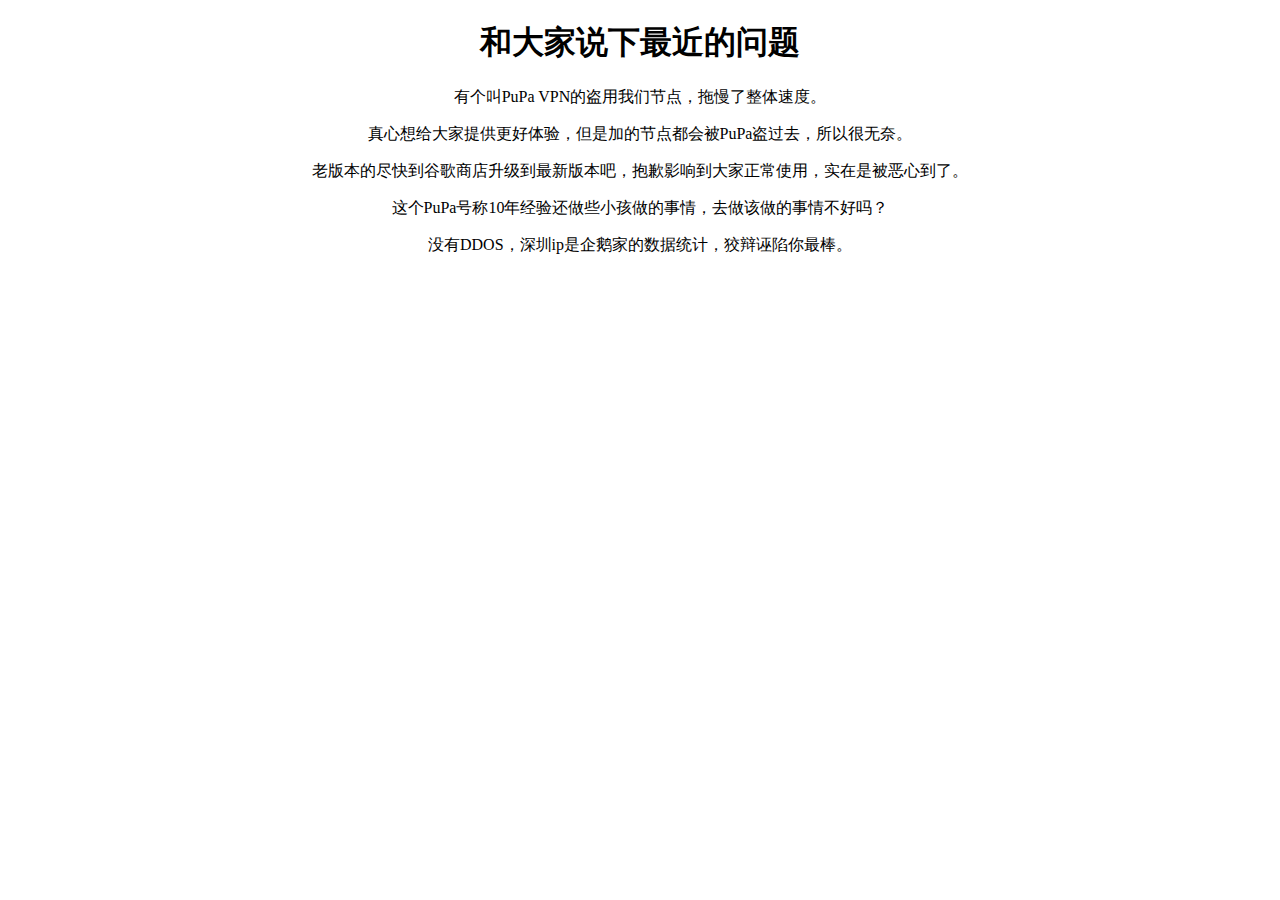
<file: galaxy/cn/1109.html>
<!DOCTYPE html>
<html lang="en">

<head>
  <meta charset="utf-8">
  <title>galaxyVPN</title>
</head>

<body>
  <h1 style="text-align: center;">和大家说下最近的问题</h1>
  <p style="text-align: center;">有个叫PuPa VPN的盗用我们节点，拖慢了整体速度。</p>
  <p style="text-align: center;">真心想给大家提供更好体验，但是加的节点都会被PuPa盗过去，所以很无奈。</p>
  <p style="text-align: center;">老版本的尽快到谷歌商店升级到最新版本吧，抱歉影响到大家正常使用，实在是被恶心到了。</p>
  <p style="text-align: center;">这个PuPa号称10年经验还做些小孩做的事情，去做该做的事情不好吗？</p>
  <p style="text-align: center;">没有DDOS，深圳ip是企鹅家的数据统计，狡辩诬陷你最棒。</p>
</body>
</html>
</file>
<file: css/custom.css>
/* your styles go here */

.app_icon {
    background-size: cover;
    background-repeat: no-repeat;
    background-position: center center;
    -webkit-border-radius: 5px;
    -moz-border-radius: 5px;
    border-radius: 5px;
     
    box-shadow: 0 3px 2px rgba(0, 0, 0, 0.3);
}
</file>
<file: pcdoc/css/style.css>
body, html {
    margin: 0;
    padding: 0;
}

body, 
input,
h1,
h2,
h3,
h4,
h5,
h6 {
    font-family: "Raleway", Helvetica, Arial, "Lucida Grande", sans-serif; 
    font-weight: 300;
    font-size: 18px;
}

body {
    line-height: 2;
    color: #444;
    background: #fff;
}

img, iframe {
    max-width: 100%;
}

iframe {
    max-height: 100%;
}

img {
    height:auto;
}

iframe {
    border: 0 !important;
}


header {
    width: 100%;
    overflow: hidden;
}

.container {
    width: 95%;
    max-width: 650px;
    margin: 0 auto;
    position: relative;
}

strong, dt, h3, h4 {
    font-weight: 700;
}

h1,
h2,
h3,
h4,
h5,
h6 {
    margin: 10px 0;
    line-height: 20px;
    color: inherit;
    text-rendering: optimizelegibility;
}


h1,
h2,
h3 {
    line-height: 40px;
}

h2 {
    font-size: 50px;
    line-height: 1.2;
}

h3 {
    font-size: 24.5px;
}

h4 {
    font-size: 17.5px;
}

h5 {
    font-size: 14px;
}

h6 {
    font-size: 11.9px;
}

hr {
    background: #EEE;
    border: 0;
    height: 1px;
    margin: 40px 0 40px;
}

blockquote {
    margin: 1em 0;
    border-left: 3px solid #ccc;
    padding-left: 20px;
    text-align: left;
}

.copyrights{
	text-indent:-9999px;
	height:0;
	line-height:0;
	font-size:0;
	overflow:hidden;
}

dt {
}

dd {
    padding: 0;
    margin: 0 0 25px 0;
}

a {
    -webkit-transition: all ease 150ms;
    -moz-transition: all ease 150ms;
    -o-transition: all ease 150ms;
    transition: all ease 150ms;
    text-decoration: none;
    color: #26abe2;
}

a:hover {
    text-decoration: underline;
}

a:active {
    color: #47b5e2;
}

/* Header Styles */
header {
    padding: 2em 0 2em 0; 
    text-align: center; 
    background: #26abe2; 
    color: #fff;
}


h1 {
    margin: 0;
    padding: 0;
    float: left;
	color:#fff;
	font-weight:bold;
	font-size:35px;
	text-transform:uppercase;
	padding-top: 10px;
	margin-right:30px;
}

header h2 {
    margin: 0 0 1em 0;
}

header h2.docs-header {
    margin: 0;
}

footer {
    text-align: center;
    padding: 1.5em 0;
}

footer p {
    margin: 0;
    color: #999;
}



/* Navigation Styles */
nav {
    background: #135571;
    padding: 10px 0;
    min-height: 60px;
}

nav ul, nav li {
    margin: 0;
    padding: 0;
    list-style: none;
}

nav a {
    padding: 0 1em;
    color: #EEE;
    font-size: .9em;
    height: 60px;
    line-height: 60px;
    display: block;
}

nav h1 a {
    padding: 7px 1em;
    height: 46px;
    line-height: 0;
	height: 45px;
	line-height: 45px;
}

nav a:hover {
    background: #195974;
    text-decoration: none;
}

nav a:active {
    background: #27637e;
}


nav a:active {
    color: #fff;
    cursor: default;
}



nav ul.toplinks {
    padding: 20px 0 0 0;
}

nav #menu {
    overflow: hidden;
    max-height: 0;
    clear: left;
}


nav #menu-toggle {
    position: absolute;
    right: 0;
    top: 0;
    font-size: 1.5em;
    padding: 0 16px;
}


@media only screen and (min-width: 680px) {
    nav, nav #menu {
        height: 60px !important;
    }

    nav li, nav a {
        float: left;
    }


    nav ul.toplinks {
        float: left;
        padding: 0;
        clear: none;
    }

    nav ul.toplinks li {
        margin: 0 0 0 10px;
    }

    nav #menu-toggle {
        display: none !important;
    }

    nav #menu {
        max-height: 9999px;
        clear: none;
    }
}










/* Content Styles */
section { padding: 1em 0 3em; text-align: center; }
section.vibrant { background: #222; color: #fff; }

nav:before, 
nav:after, 
header:before, 
header:after, 
section:before, 
section:after {
    content: " ";
    display: table;
}

nav:after, header:after, section:after  { clear: both; }
nav, header, section { *zoom: 1; }



/* Form Styles */
input {
    display: block;
    vertical-align: middle;
    line-height: 30px;
    margin: 0 auto;
    width: 100%;
    max-width: 400px;

       -moz-box-sizing: border-box;
    -webkit-box-sizing: border-box;
            box-sizing: border-box;

    -webkit-transition: all linear 0.2s;
    -moz-transition: all linear 0.2s;
    -o-transition: all linear 0.2s;
    transition: all linear 0.2s;
}







input:focus {
    border-color: #007eb2;
    outline: 0;
}






























.docs-nav {
    background-color: #f5f5f5;
    list-style: none;
    margin: 0 0 0 20px;
    padding: 15px 20px;
    font-size: 0.97em;
}

.docs-nav a {
    display: block;
    margin: 0 -20px;
    padding: 0 20px;
    text-decoration: none;
    border-right: 2px solid transparent;
}

@media only screen and (min-width: 400px) {

}

@media only screen and (min-width: 600px) {

}

@media only screen and (min-width: 960px) {
        .docs-nav {
        position: absolute;
        top: 0;
        width: 220px;

        -webkit-transition: top linear 50ms;
        -moz-transition: top linear 50ms;
        -o-transition: top linear 50ms;
        transition: top linear 50ms;
    }

    .docs-nav.fixed {
        position: fixed;
        top: 49px;
        width: 220px;
    }

    .docs-nav a:hover {
        background: #eee;
    }

    .docs-nav a:active, 
    .docs-nav .active {
        background: #eee;
        border-right: 2px solid #ccc;
    }

    .docs-nav .separator {
        height: 20px;
    }

    .docs-content {
        padding-left: 310px;
    }



    header {
        padding: 4em 0 4em 0; 
    }

    .container {
        max-width: 1000px;
        padding: 0 20px;
    }

    section { padding: 3em 0; text-align: left; }
    section.centered {
        text-align: center;
    }









    input {
        display: inline-block;
    }



}
</file>
<file: pcdoc/css/prettify.css>
/* GitHub Theme */
/* Pretty printing styles. Used with prettify.js. */
/* SPAN elements with the classes below are added by prettyprint. */
/* plain text */
.pln {
  color: #333333;
}
.prettyprint{overflow:auto!important;}

@media screen {
  /* string content */
  .str {
    color: #dd1144;
  }

  /* a keyword */
  .kwd {
    color: #333333;
  }

  /* a comment */
  .com {
    color: #999988;
  }

  /* a type name */
  .typ {
    color: #445588;
  }

  /* a literal value */
  .lit {
    color: #445588;
  }

  /* punctuation */
  .pun {
    color: #333333;
  }

  /* lisp open bracket */
  .opn {
    color: #333333;
  }

  /* lisp close bracket */
  .clo {
    color: #333333;
  }

  /* a markup tag name */
  .tag {
    color: navy;
  }

  /* a markup attribute name */
  .atn {
    color: teal;
  }

  /* a markup attribute value */
  .atv {
    color: #dd1144;
  }

  /* a declaration */
  .dec {
    color: #333333;
  }

  /* a variable name */
  .var {
    color: teal;
  }

  /* a function name */
  .fun {
    color: #990000;
  }
}
/* Use higher contrast and text-weight for printable form. */
@media print, projection {
  .str {
    color: #006600;
  }

  .kwd {
    color: #006;
    font-weight: bold;
  }

  .com {
    color: #600;
    font-style: italic;
  }

  .typ {
    color: #404;
    font-weight: bold;
  }

  .lit {
    color: #004444;
  }

  .pun, .opn, .clo {
    color: #444400;
  }

  .tag {
    color: #006;
    font-weight: bold;
  }

  .atn {
    color: #440044;
  }

  .atv {
    color: #006600;
  }
}
/* Style */
pre.prettyprint {
  background: #F0F0F0;
  font-family: Menlo, "Bitstream Vera Sans Mono", "DejaVu Sans Mono", Monaco, Consolas, monospace;
  font-size: 12px;
  line-height: 1.5;
  border: 1px solid #cccccc;
  padding: 0;
}

/* Specify class=linenums on a pre to get line numbering */
ol.linenums {
  margin-top: 0;
  margin-bottom: 0;
  color: #888;
}

.linenums li {
  background: #FAFAFA;
  padding-left: 10px;
  border-left: 1px solid #CCC;
}

.linenums li {
  padding-top: 5px;
}

.linenums li + li {
  padding-top: 0;
}

.linenums li:last-child {
  padding-bottom: 5px;
}



/* IE indents via margin-left */
li.L0,
li.L1,
li.L2,
li.L3,
li.L4,
li.L5,
li.L6,
li.L7,
li.L8,
li.L9 {
  /* */
}

/* Alternate shading for lines */
li.L1,
li.L3,
li.L5,
li.L7,
li.L9 {
  /* */
}
</file>
<file: vendor/modal-video/css/modal-video.min.css>
@keyframes modal-video{from{opacity:0}to{opacity:1}}@keyframes modal-video-inner{from{transform:translate(0, 100px)}to{transform:translate(0, 0)}}.modal-video{position:fixed;top:0;left:0;width:100%;height:100%;background-color:rgba(0,0,0,0.5);z-index:1000000;cursor:pointer;opacity:1;animation-timing-function:ease-out;animation-duration:.3s;animation-name:modal-video;-webkit-transition:opacity .3s ease-out;-moz-transition:opacity .3s ease-out;-ms-transition:opacity .3s ease-out;-o-transition:opacity .3s ease-out;transition:opacity .3s ease-out}.modal-video-close{opacity:0}.modal-video-close .modal-video-movie-wrap{-webkit-transform:translate(0, 100px);-moz-transform:translate(0, 100px);-ms-transform:translate(0, 100px);-o-transform:translate(0, 100px);transform:translate(0, 100px)}.modal-video-body{max-width:940px;width:100%;height:100%;margin:0 auto;display:table}.modal-video-inner{display:table-cell;vertical-align:middle;width:100%;height:100%}.modal-video-movie-wrap{width:100%;height:0;position:relative;padding-bottom:56.25%;background-color:#333;animation-timing-function:ease-out;animation-duration:.3s;animation-name:modal-video-inner;-webkit-transform:translate(0, 0);-moz-transform:translate(0, 0);-ms-transform:translate(0, 0);-o-transform:translate(0, 0);transform:translate(0, 0);-webkit-transition:-webkit-transform .3s ease-out;-moz-transition:-moz-transform .3s ease-out;-ms-transition:-ms-transform .3s ease-out;-o-transition:-o-transform .3s ease-out;transition:transform .3s ease-out}.modal-video-movie-wrap iframe{position:absolute;top:0;left:0;width:100%;height:100%}.modal-video-close-btn{position:absolute;z-index:2;top:-35px;right:-35px;display:inline-block;width:35px;height:35px;overflow:hidden;border:none;background:transparent}.modal-video-close-btn:before{transform:rotate(45deg)}.modal-video-close-btn:after{transform:rotate(-45deg)}.modal-video-close-btn:before,.modal-video-close-btn:after{content:'';position:absolute;height:2px;width:100%;top:50%;left:0;margin-top:-1px;background:#fff;border-radius:5px;margin-top:-6px}
</file>
<file: css/style.default.css>
/*
=========================================
=========================================

   Nova | Bootstrap app landing

=========================================
========================================= */
/*
* ===================================================
*    Custom Bootstrapious Utils
* ===================================================
*/
/*
   Icons
   ------------------------
*/
.icon-sm {
  width: 40px !important;
  height: 40px !important;
}

.icon-md {
  width: 60px !important;
  height: 60px !important;
}

.icon-lg {
  width: 80px !important;
  height: 80px !important;
}

.icon-xl {
  width: 120px !important;
  height: 120px !important;
}

/*
   Text utils
   ------------------------
*/
.text-uppercase {
  text-transform: uppercase;
  letter-spacing: 0.1em;
  letter-spacing: .1em;
}

.text-sm {
  font-size: 0.875rem;
}

.text-base {
  font-size: 1rem;
}

.text-lg {
  font-size: 1.25rem;
}

.text-shadow {
  text-shadow: 2px 2px 2px rgba(0, 0, 0, 0.1);
}

.text-shadow-primary {
  text-shadow: 2px 2px 2px rgba(89, 84, 203, 0.1);
}

.text-decoration-underline {
  text-decoration: underline;
}

.text-inherit {
  color: inherit;
}

/*
    Rounded corners - lg, sm
   ------------------------
*/
.rounded-lg {
  border-radius: 0.85rem !important;
}

.rounded-sm {
  border-radius: 0.2rem;
}

.rounded-xl {
  border-radius: 10rem;
}

/*
    Responsive borders - border-[breakpoint]
   ------------------------
*/
/*
    Opacity helpers - .opacity-[1-9]
    ------------------------
*/
.opacity-1 {
  opacity: 0.1;
}

.opacity-2 {
  opacity: 0.2;
}

.opacity-3 {
  opacity: 0.3;
}

.opacity-4 {
  opacity: 0.4;
}

.opacity-5 {
  opacity: 0.5;
}

.opacity-6 {
  opacity: 0.6;
}

.opacity-7 {
  opacity: 0.7;
}

.opacity-8 {
  opacity: 0.8;
}

.opacity-9 {
  opacity: 0.9;
}

.opacity-10 {
  opacity: 1;
}

/*
    Z-index helpers - .z-index-[10-50]
    ------------------------
*/
.z-index-10 {
  z-index: 10;
}

.z-index-20 {
  z-index: 20;
}

.z-index-30 {
  z-index: 30;
}

.z-index-40 {
  z-index: 40;
}

.z-index-50 {
  z-index: 50;
}

/*
     Letter spacing helpers - .letter-spacing-[0-5]
    ------------------------
*/
.letter-spacing-0 {
  letter-spacing: 0 !important;
}

.letter-spacing-1 {
  letter-spacing: 0.1em;
}

.letter-spacing-2 {
  letter-spacing: 0.2em;
}

.letter-spacing-3 {
  letter-spacing: 0.3em;
}

.letter-spacing-4 {
  letter-spacing: 0.4em;
}

.letter-spacing-5 {
  letter-spacing: 0.5em;
}

/*
     Colours and backgrounds
    ------------------------
*/
.text-hover-primary {
  transition: all 0.2s ease-in-out;
}

.text-hover-primary:focus, .text-hover-primary:hover {
  color: #5954cb !important;
}

a.text-hover-primary {
  transition: all 0.2s ease-in-out;
}

a.text-hover-primary:focus, a.text-hover-primary:hover {
  color: #5954cb !important;
}

.bg-primary-light {
  background-color: #ebeaf9;
}

.border-primary {
  border-color: #5954cb !important;
}

.text-hover-secondary {
  transition: all 0.2s ease-in-out;
}

.text-hover-secondary:focus, .text-hover-secondary:hover {
  color: #6c757d !important;
}

a.text-hover-secondary {
  transition: all 0.2s ease-in-out;
}

a.text-hover-secondary:focus, a.text-hover-secondary:hover {
  color: #6c757d !important;
}

.bg-secondary-light {
  background-color: #edeeef;
}

.border-secondary {
  border-color: #6c757d !important;
}

.text-hover-success {
  transition: all 0.2s ease-in-out;
}

.text-hover-success:focus, .text-hover-success:hover {
  color: #28a745 !important;
}

a.text-hover-success {
  transition: all 0.2s ease-in-out;
}

a.text-hover-success:focus, a.text-hover-success:hover {
  color: #28a745 !important;
}

.bg-success-light {
  background-color: #e5f4e9;
}

.border-success {
  border-color: #28a745 !important;
}

.text-hover-info {
  transition: all 0.2s ease-in-out;
}

.text-hover-info:focus, .text-hover-info:hover {
  color: #17a2b8 !important;
}

a.text-hover-info {
  transition: all 0.2s ease-in-out;
}

a.text-hover-info:focus, a.text-hover-info:hover {
  color: #17a2b8 !important;
}

.bg-info-light {
  background-color: #e3f4f6;
}

.border-info {
  border-color: #17a2b8 !important;
}

.text-hover-warning {
  transition: all 0.2s ease-in-out;
}

.text-hover-warning:focus, .text-hover-warning:hover {
  color: #ffc107 !important;
}

a.text-hover-warning {
  transition: all 0.2s ease-in-out;
}

a.text-hover-warning:focus, a.text-hover-warning:hover {
  color: #ffc107 !important;
}

.bg-warning-light {
  background-color: #fff8e1;
}

.border-warning {
  border-color: #ffc107 !important;
}

.text-hover-danger {
  transition: all 0.2s ease-in-out;
}

.text-hover-danger:focus, .text-hover-danger:hover {
  color: #dc3545 !important;
}

a.text-hover-danger {
  transition: all 0.2s ease-in-out;
}

a.text-hover-danger:focus, a.text-hover-danger:hover {
  color: #dc3545 !important;
}

.bg-danger-light {
  background-color: #fbe7e9;
}

.border-danger {
  border-color: #dc3545 !important;
}

.text-hover-light {
  transition: all 0.2s ease-in-out;
}

.text-hover-light:focus, .text-hover-light:hover {
  color: #F7FAFF !important;
}

a.text-hover-light {
  transition: all 0.2s ease-in-out;
}

a.text-hover-light:focus, a.text-hover-light:hover {
  color: #F7FAFF !important;
}

.bg-light-light {
  background-color: #fefeff;
}

.border-light {
  border-color: #F7FAFF !important;
}

.text-hover-dark {
  transition: all 0.2s ease-in-out;
}

.text-hover-dark:focus, .text-hover-dark:hover {
  color: #343a40 !important;
}

a.text-hover-dark {
  transition: all 0.2s ease-in-out;
}

a.text-hover-dark:focus, a.text-hover-dark:hover {
  color: #343a40 !important;
}

.bg-dark-light {
  background-color: #e7e7e8;
}

.border-dark {
  border-color: #343a40 !important;
}

.bg-gray-100 {
  background: #F7FAFF !important;
}

.text-gray-100 {
  color: #F7FAFF;
}

.bg-gray-200 {
  background: #e9ecef !important;
}

.text-gray-200 {
  color: #e9ecef;
}

.bg-gray-300 {
  background: #dee2e6 !important;
}

.text-gray-300 {
  color: #dee2e6;
}

.bg-gray-400 {
  background: #ced4da !important;
}

.text-gray-400 {
  color: #ced4da;
}

.bg-gray-500 {
  background: #adb5bd !important;
}

.text-gray-500 {
  color: #adb5bd;
}

.bg-gray-600 {
  background: #6c757d !important;
}

.text-gray-600 {
  color: #6c757d;
}

.bg-gray-700 {
  background: #495057 !important;
}

.text-gray-700 {
  color: #495057;
}

.bg-gray-800 {
  background: #343a40 !important;
}

.text-gray-800 {
  color: #343a40;
}

.bg-gray-900 {
  background: #212529 !important;
}

.text-gray-900 {
  color: #212529;
}

.badge-primary-light {
  color: #5954cb;
  background-color: #ebeaf9;
}

.badge-secondary-light {
  color: #6c757d;
  background-color: #edeeef;
}

.badge-success-light {
  color: #28a745;
  background-color: #e5f4e9;
}

.badge-info-light {
  color: #17a2b8;
  background-color: #e3f4f6;
}

.badge-warning-light {
  color: #ffc107;
  background-color: #fff8e1;
}

.badge-danger-light {
  color: #dc3545;
  background-color: #fbe7e9;
}

.badge-light-light {
  color: #F7FAFF;
  background-color: #fefeff;
}

.badge-dark-light {
  color: #343a40;
  background-color: #e7e7e8;
}

/*
     Transparent overlays
    ------------------------
*/
.overlay-content {
  position: relative;
  z-index: 20;
}

@media (min-width: 576px) {
  .light-overlay-sm,
  .overlay-hover-light-sm {
    position: relative;
  }
  .light-overlay-sm::after,
  .overlay-hover-light-sm::after {
    position: absolute;
    top: 0;
    left: 0;
    width: 100%;
    height: 100%;
    content: ' ';
    background: #fff;
  }
}

@media (min-width: 576px) {
  .overlay-hover-light-sm::after {
    transition: opacity 0.15s linear;
    opacity: 0;
  }
}

@media (min-width: 576px) {
  .light-overlay-sm::after,
  .overlay-hover-light-sm:hover::after {
    opacity: .4;
  }
}

@media (min-width: 576px) {
  .light-overlay-sm-0::after,
  .overlay-hover-light-sm-0:hover::after {
    display: none;
  }
}

.dark-overlay-sm {
  position: relative;
}

@media (min-width: 576px) {
  .dark-overlay-sm::after {
    position: absolute;
    top: 0;
    left: 0;
    width: 100%;
    height: 100%;
    content: ' ';
    opacity: .4;
    background: #000;
  }
}

@media (min-width: 576px) {
  .dark-overlay-sm-0::after {
    display: none;
  }
}

@media (min-width: 768px) {
  .light-overlay-md,
  .overlay-hover-light-md {
    position: relative;
  }
  .light-overlay-md::after,
  .overlay-hover-light-md::after {
    position: absolute;
    top: 0;
    left: 0;
    width: 100%;
    height: 100%;
    content: ' ';
    background: #fff;
  }
}

@media (min-width: 768px) {
  .overlay-hover-light-md::after {
    transition: opacity 0.15s linear;
    opacity: 0;
  }
}

@media (min-width: 768px) {
  .light-overlay-md::after,
  .overlay-hover-light-md:hover::after {
    opacity: .4;
  }
}

@media (min-width: 768px) {
  .light-overlay-md-0::after,
  .overlay-hover-light-md-0:hover::after {
    display: none;
  }
}

.dark-overlay-md {
  position: relative;
}

@media (min-width: 768px) {
  .dark-overlay-md::after {
    position: absolute;
    top: 0;
    left: 0;
    width: 100%;
    height: 100%;
    content: ' ';
    opacity: .4;
    background: #000;
  }
}

@media (min-width: 768px) {
  .dark-overlay-md-0::after {
    display: none;
  }
}

@media (min-width: 992px) {
  .light-overlay-lg,
  .overlay-hover-light-lg {
    position: relative;
  }
  .light-overlay-lg::after,
  .overlay-hover-light-lg::after {
    position: absolute;
    top: 0;
    left: 0;
    width: 100%;
    height: 100%;
    content: ' ';
    background: #fff;
  }
}

@media (min-width: 992px) {
  .overlay-hover-light-lg::after {
    transition: opacity 0.15s linear;
    opacity: 0;
  }
}

@media (min-width: 992px) {
  .light-overlay-lg::after,
  .overlay-hover-light-lg:hover::after {
    opacity: .4;
  }
}

@media (min-width: 992px) {
  .light-overlay-lg-0::after,
  .overlay-hover-light-lg-0:hover::after {
    display: none;
  }
}

.dark-overlay-lg {
  position: relative;
}

@media (min-width: 992px) {
  .dark-overlay-lg::after {
    position: absolute;
    top: 0;
    left: 0;
    width: 100%;
    height: 100%;
    content: ' ';
    opacity: .4;
    background: #000;
  }
}

@media (min-width: 992px) {
  .dark-overlay-lg-0::after {
    display: none;
  }
}

@media (min-width: 1200px) {
  .light-overlay-xl,
  .overlay-hover-light-xl {
    position: relative;
  }
  .light-overlay-xl::after,
  .overlay-hover-light-xl::after {
    position: absolute;
    top: 0;
    left: 0;
    width: 100%;
    height: 100%;
    content: ' ';
    background: #fff;
  }
}

@media (min-width: 1200px) {
  .overlay-hover-light-xl::after {
    transition: opacity 0.15s linear;
    opacity: 0;
  }
}

@media (min-width: 1200px) {
  .light-overlay-xl::after,
  .overlay-hover-light-xl:hover::after {
    opacity: .4;
  }
}

@media (min-width: 1200px) {
  .light-overlay-xl-0::after,
  .overlay-hover-light-xl-0:hover::after {
    display: none;
  }
}

.dark-overlay-xl {
  position: relative;
}

@media (min-width: 1200px) {
  .dark-overlay-xl::after {
    position: absolute;
    top: 0;
    left: 0;
    width: 100%;
    height: 100%;
    content: ' ';
    opacity: .4;
    background: #000;
  }
}

@media (min-width: 1200px) {
  .dark-overlay-xl-0::after {
    display: none;
  }
}

.light-overlay,
.overlay-hover-light {
  position: relative;
}

.light-overlay::after,
.overlay-hover-light::after {
  position: absolute;
  top: 0;
  left: 0;
  width: 100%;
  height: 100%;
  content: ' ';
  background: #fff;
}

.overlay-hover-light::after {
  transition: opacity 0.15s linear;
  opacity: 0;
}

.light-overlay::after,
.overlay-hover-light:hover::after {
  opacity: .4;
}

.light-overlay-0::after,
.overlay-hover-light-0:hover::after {
  display: none;
}

.dark-overlay {
  position: relative;
}

.dark-overlay::after {
  position: absolute;
  top: 0;
  left: 0;
  width: 100%;
  height: 100%;
  content: ' ';
  opacity: .4;
  background: #000;
}

.dark-overlay-0::after {
  display: none;
}

/*
     Other
    ------------------------
*/
.overflow-visible {
  overflow: visible !important;
}

.shadow-0 {
  box-shadow: none !important;
}

.text-small {
  font-size: 0.85rem !important;
}

.text-lg {
  font-size: 3.5rem !important;
}

.text-gray {
  color: #b4b4b4 !important;
}

.text-muted {
  color: #777 !important;
}

.border-gray {
  border-color: #eee !important;
}

.index-forward {
  z-index: 99;
  position: relative;
}

.bg-cover {
  background-size: cover !important;
}

.bg-center {
  background-position: center center !important;
}

.bg-top {
  background-position: top center !important;
}

.bg-bottom {
  background-position: bottom center !important;
}

.line-height-sm {
  line-height: 1.3 !important;
}

.dotted-separator {
  border-top: 2px dotted rgba(0, 0, 0, 0.2);
}

.font-weight-light {
  font-weight: 400 !important;
}

.font-weight-normal {
  font-weight: 600 !important;
}

.font-weight-bold {
  font-weight: 800 !important;
}

.accordion .card {
  border: none;
}

.accordion .card-header {
  background: #fff;
  border: none;
}

.accordion .card .btn-link {
  width: 100%;
  text-decoration: none;
  color: #333;
  text-align: left;
}

.accordion .card .btn-link:focus {
  box-shadow: none;
}

.border-md {
  border-width: 2px !important;
}

.border-lg {
  border-width: 4px !important;
}

.lined {
  display: inline-block;
  position: relative;
  padding-bottom: 0.7rem;
}

.lined::before {
  content: '';
  display: block;
  position: absolute;
  bottom: 0;
  left: 0;
  width: 3rem;
  height: 2px;
  background: #5954cb;
}

.lined::after {
  content: '';
  display: block;
  position: absolute;
  bottom: 0;
  left: 3.3rem;
  width: 0.7rem;
  height: 2px;
  background: #5954cb;
}

.lined-center::before {
  left: calc(50% - 1.65rem);
}

.lined-center::after {
  left: calc(50% + 1.65rem);
}

input.text-white::-webkit-input-placeholder {
  color: #fff;
}

input.text-white::-moz-placeholder {
  color: #fff;
}

input.text-white:-ms-input-placeholder {
  color: #fff;
}

input.text-white::-ms-input-placeholder {
  color: #fff;
}

input.text-white::placeholder {
  color: #fff;
}

.bg-none {
  background: none !important;
}

.text-shadow {
  text-transform: 1px 1px 0 rgba(0, 0, 0, 0.3);
}

/*
* ===================================================
*    Custom Orion Icons
* ===================================================
*/
.svg-icon {
  width: 32px;
  height: 32px;
  vertical-align: text-bottom;
  stroke: currentColor;
  stroke-width: 3;
  --layer1: currentColor;
  --layer2: currentColor;
  --layer3: currentColor;
}

.svg-icon.svg-icon-light {
  stroke-width: 2;
}

.svg-icon.svg-icon-heavy {
  stroke-width: 4;
}

.svg-icon-big {
  width: 64px;
  height: 64px;
}

/*
*
* =====================
* GENERAL
* =====================
*
*/
.text-small {
  font-size: 0.9rem !important;
}

section {
  position: relative;
  padding: 6.5rem 0;
}

.with-pattern-1::before {
  content: '';
  position: absolute;
  background: url(../img/pattern.png);
  width: 265px;
  height: 325px;
  right: 0px;
  top: 0px;
  background-repeat: no-repeat;
  z-index: 1;
}

.section-padding {
  padding: 6.5rem 0;
}

.section-padding-y {
  padding-top: 6.5rem;
  padding-bottom: 6.5rem;
}

.navbar {
  transition: all 0.3s;
  padding-top: 1.5rem !important;
  padding-bottom: 1.5rem !important;
}

.navbar.active {
  background: #fff;
  padding-top: 1rem !important;
  padding-bottom: 1rem !important;
  box-shadow: 0 1px 5px rgba(0, 0, 0, 0.1);
}

@media (max-width: 991.98px) {
  .navbar {
    background: #fff;
    padding-top: 1rem !important;
    padding-bottom: 1rem !important;
    box-shadow: 0 1px 5px rgba(0, 0, 0, 0.1);
  }
}

.navbar-toggler {
  color: #17141f;
}

.card.with-pattern {
  position: relative;
}

.card.with-pattern::before {
  content: '';
  background: url(../img/pattern-2.png) no-repeat;
  background-size: cover;
  background-position: center center;
  position: absolute;
  top: 0;
  left: 0;
  bottom: 0;
  right: 0;
  opacity: 0.5;
  border-radius: 0.35rem;
}

.testimonial-img {
  width: 100px;
  height: 100px;
  border-radius: 50%;
  position: absolute;
  top: calc(-3rem - 50px);
  left: calc(50% - 50px);
}

.testimonial-img::after {
  content: '\f10e';
  width: 40px;
  height: 40px;
  border-radius: 50%;
  background: #5954cb;
  border: 3px solid #fff;
  display: block;
  position: absolute;
  bottom: 0;
  right: 0;
  font-family: 'Font Awesome\ 5 Free';
  font-weight: 900;
  color: #fff;
  text-align: center;
  line-height: 35px;
  font-size: 0.8rem;
}

.footer-link {
  color: #777;
  transition: all 0.3s;
}

.footer-link:hover, .footer-link:focus {
  color: #5954cb;
  text-decoration: none;
}

.list-check {
  list-style: none;
  padding-left: 0;
}

.list-check li {
  position: relative;
  padding-left: 1.5rem;
}

.list-check li::before {
  content: '\f00c';
  font-family: 'Font Awesome\ 5 Free';
  font-weight: 900;
  display: block;
  position: absolute;
  left: 0;
  top: 50%;
  -webkit-transform: translateY(-50%);
  transform: translateY(-50%);
  color: #5954cb;
}

.social-link {
  width: 40px;
  height: 40px;
  border-radius: 50%;
  border: 2px solid #ddd;
  display: -ms-flexbox;
  display: flex;
  -ms-flex-align: center;
  align-items: center;
  -ms-flex-pack: center;
  justify-content: center;
  color: #aaa;
  transition: all 0.3s;
}

.social-link:hover, .social-link:focus {
  background: #5954cb;
  color: #fff;
  text-decoration: none;
  border-color: #5954cb;
}

.scropll-top-btn {
  width: 40px;
  height: 40px;
  border-radius: 50%;
  background: #5954cb;
  border: 3px solid #cbc9ef;
  display: -ms-flexbox;
  display: flex;
  -ms-flex-align: center;
  align-items: center;
  -ms-flex-pack: center;
  justify-content: center;
  position: fixed;
  bottom: -3rem;
  right: 1rem;
  z-index: 999;
  color: #fff;
  transition: all 0.4s;
}

.scropll-top-btn.active {
  bottom: 1rem;
}

.scropll-top-btn:hover, .scropll-top-btn:focus {
  color: #fff;
  text-decoration: none;
  background: #3c37b5;
}

.device-wrapper {
  z-index: 999;
  position: relative;
}

.device {
  border-radius: 3rem;
}

.device .screen {
  overflow: hidden;
}

.device[data-device=iPhoneX][data-orientation=portrait][data-color=black] {
  padding-bottom: 202.898072%;
}

.device[data-device=iPhoneX][data-orientation=portrait][data-color=black] .screen {
  top: 2.185596%;
  left: 5.5%;
  width: 90.225895%;
  height: 93.628809%;
}

.owl-carousel .owl-dots {
  margin-top: 0 !important;
}

.owl-carousel .owl-dots .owl-dot span {
  margin: 0 0.35rem !important;
}

.owl-carousel .owl-dots .owl-dot.active span {
  background: #5954cb;
}

.device[data-device="iPhoneX"][data-orientation="portrait"][data-color="black"] {
  padding-bottom: 202.898072%;
  background-image: url(../img/device-mockups/iPhoneX/portrait.png) !important;
  z-index: initial;
}

.device[data-device="iPhoneX"][data-orientation="portrait"][data-color="black"] .screen {
  top: 15px;
  left: 5%;
  width: 90%;
  height: 93.49030471%;
  border: 0px;
  z-index: -1;
  overflow: hidden;
  overflow: hidden;
}

/*

=====================
STYLE SWITCHER FOR DEMO
=====================

*/
#style-switch-button {
  position: fixed;
  top: 120px;
  left: 0px;
  border-radius: 0;
  z-index: 2;
}

#style-switch {
  width: 300px;
  padding: 20px;
  position: fixed;
  top: 160px;
  left: 0;
  background: #fff;
  border: solid 1px #ced4da;
  z-index: 2000;
}

#style-switch h4 {
  color: #495057;
}

/* =========================================

      THEMING OF THE BOOTSTRAP COMPONENTS

   =========================================

    1 - NAVBAR
    2 - BUTTONS
    3 - TYPE
    4 - PAGINATION
    5 - UTILITIES
    6 - FORMS
    7 - CODE
    8 - NAV
    9 - CARD
    10 - DROPDOWNS

*/
/*
 * 1. NAVBAR
 */
.navbar {
  padding: 0.5rem 1rem;
}

.navbar-brand {
  display: inline-block;
  padding-top: 0.3125rem;
  padding-bottom: 0.3125rem;
  margin-right: 1rem;
  font-size: 1.25rem;
}

.navbar-toggler {
  padding: 0.25rem 0.75rem;
  font-size: 1.25rem;
  line-height: 1;
  border: 1px solid transparent;
  border-radius: 0.25rem;
}

.navbar-light .navbar-brand {
  color: rgba(0, 0, 0, 0.9);
}

.navbar-light .navbar-brand:hover, .navbar-light .navbar-brand:focus {
  color: rgba(0, 0, 0, 0.9);
}

.navbar-light .navbar-nav .nav-link {
  color: rgba(0, 0, 0, 0.5);
}

.navbar-light .navbar-nav .nav-link:hover, .navbar-light .navbar-nav .nav-link:focus {
  color: rgba(0, 0, 0, 0.7);
}

.navbar-light .navbar-nav .nav-link.disabled {
  color: rgba(0, 0, 0, 0.3);
}

.navbar-light .navbar-nav .show > .nav-link,
.navbar-light .navbar-nav .active > .nav-link,
.navbar-light .navbar-nav .nav-link.show,
.navbar-light .navbar-nav .nav-link.active {
  color: rgba(0, 0, 0, 0.9);
}

.navbar-light .navbar-toggler {
  color: rgba(0, 0, 0, 0.5);
  border-color: rgba(0, 0, 0, 0.1);
}

.navbar-light .navbar-toggler-icon {
  background-image: url("data:image/svg+xml;charset=utf8,%3Csvg viewBox='0 0 30 30' xmlns='http://www.w3.org/2000/svg'%3E%3Cpath stroke='rgba(0, 0, 0, 0.5)' stroke-width='2' stroke-linecap='round' stroke-miterlimit='10' d='M4 7h22M4 15h22M4 23h22'/%3E%3C/svg%3E");
}

.navbar-light .navbar-text {
  color: rgba(0, 0, 0, 0.5);
}

.navbar-dark .navbar-brand {
  color: #fff;
}

.navbar-dark .navbar-brand:hover, .navbar-dark .navbar-brand:focus {
  color: #fff;
}

.navbar-dark .navbar-nav .nav-link {
  color: rgba(255, 255, 255, 0.5);
}

.navbar-dark .navbar-nav .nav-link:hover, .navbar-dark .navbar-nav .nav-link:focus {
  color: rgba(255, 255, 255, 0.75);
}

.navbar-dark .navbar-nav .nav-link.disabled {
  color: rgba(255, 255, 255, 0.25);
}

.navbar-dark .navbar-nav .show > .nav-link,
.navbar-dark .navbar-nav .active > .nav-link,
.navbar-dark .navbar-nav .nav-link.show,
.navbar-dark .navbar-nav .nav-link.active {
  color: #fff;
}

.navbar-dark .navbar-toggler {
  color: rgba(255, 255, 255, 0.5);
  border-color: rgba(255, 255, 255, 0.1);
}

.navbar-dark .navbar-toggler-icon {
  background-image: url("data:image/svg+xml;charset=utf8,%3Csvg viewBox='0 0 30 30' xmlns='http://www.w3.org/2000/svg'%3E%3Cpath stroke='rgba(255, 255, 255, 0.5)' stroke-width='2' stroke-linecap='round' stroke-miterlimit='10' d='M4 7h22M4 15h22M4 23h22'/%3E%3C/svg%3E");
}

.navbar-dark .navbar-text {
  color: rgba(255, 255, 255, 0.5);
}

/*
 * 2. BUTTONS
 */
.btn {
  font-weight: 600;
  border: 1px solid transparent;
  padding: 0.4rem 1.5rem;
  font-size: 1rem;
  line-height: 1.5;
  border-radius: 0.25rem;
  transition: color 0.15s ease-in-out, background-color 0.15s ease-in-out, border-color 0.15s ease-in-out, box-shadow 0.15s ease-in-out;
}

@media screen and (prefers-reduced-motion: reduce) {
  .btn {
    transition: none;
  }
}

.btn:focus, .btn.focus {
  box-shadow: 0 0 0 0.2rem rgba(89, 84, 203, 0.25);
}

.btn.disabled, .btn:disabled {
  opacity: 0.65;
}

.btn:not(:disabled):not(.disabled):active, .btn:not(:disabled):not(.disabled).active {
  background-image: none;
}

.btn-link {
  font-weight: 600;
  color: #5954cb;
}

.btn-link:hover {
  color: #3631a1;
  text-decoration: underline;
}

.btn-link:focus, .btn-link.focus {
  text-decoration: underline;
}

.btn-link:disabled, .btn-link.disabled {
  color: #6c757d;
}

.btn-primary {
  color: #fff;
  background-color: #5954cb;
  border-color: #5954cb;
}

.btn-primary:hover {
  color: #fff;
  background-color: #403abf;
  border-color: #3c37b5;
}

.btn-primary:focus, .btn-primary.focus {
  box-shadow: 0 0 0 0.2rem rgba(89, 84, 203, 0.5);
}

.btn-primary.disabled, .btn-primary:disabled {
  color: #fff;
  background-color: #5954cb;
  border-color: #5954cb;
}

.btn-primary:not(:disabled):not(.disabled):active, .btn-primary:not(:disabled):not(.disabled).active,
.show > .btn-primary.dropdown-toggle {
  color: #fff;
  background-color: #3c37b5;
  border-color: #3934ab;
}

.btn-primary:not(:disabled):not(.disabled):active:focus, .btn-primary:not(:disabled):not(.disabled).active:focus,
.show > .btn-primary.dropdown-toggle:focus {
  box-shadow: 0 0 0 0.2rem rgba(89, 84, 203, 0.5);
}

.btn-secondary {
  color: #fff;
  background-color: #6c757d;
  border-color: #6c757d;
}

.btn-secondary:hover {
  color: #fff;
  background-color: #5a6268;
  border-color: #545b62;
}

.btn-secondary:focus, .btn-secondary.focus {
  box-shadow: 0 0 0 0.2rem rgba(108, 117, 125, 0.5);
}

.btn-secondary.disabled, .btn-secondary:disabled {
  color: #fff;
  background-color: #6c757d;
  border-color: #6c757d;
}

.btn-secondary:not(:disabled):not(.disabled):active, .btn-secondary:not(:disabled):not(.disabled).active,
.show > .btn-secondary.dropdown-toggle {
  color: #fff;
  background-color: #545b62;
  border-color: #4e555b;
}

.btn-secondary:not(:disabled):not(.disabled):active:focus, .btn-secondary:not(:disabled):not(.disabled).active:focus,
.show > .btn-secondary.dropdown-toggle:focus {
  box-shadow: 0 0 0 0.2rem rgba(108, 117, 125, 0.5);
}

.btn-success {
  color: #fff;
  background-color: #28a745;
  border-color: #28a745;
}

.btn-success:hover {
  color: #fff;
  background-color: #218838;
  border-color: #1e7e34;
}

.btn-success:focus, .btn-success.focus {
  box-shadow: 0 0 0 0.2rem rgba(40, 167, 69, 0.5);
}

.btn-success.disabled, .btn-success:disabled {
  color: #fff;
  background-color: #28a745;
  border-color: #28a745;
}

.btn-success:not(:disabled):not(.disabled):active, .btn-success:not(:disabled):not(.disabled).active,
.show > .btn-success.dropdown-toggle {
  color: #fff;
  background-color: #1e7e34;
  border-color: #1c7430;
}

.btn-success:not(:disabled):not(.disabled):active:focus, .btn-success:not(:disabled):not(.disabled).active:focus,
.show > .btn-success.dropdown-toggle:focus {
  box-shadow: 0 0 0 0.2rem rgba(40, 167, 69, 0.5);
}

.btn-info {
  color: #fff;
  background-color: #17a2b8;
  border-color: #17a2b8;
}

.btn-info:hover {
  color: #fff;
  background-color: #138496;
  border-color: #117a8b;
}

.btn-info:focus, .btn-info.focus {
  box-shadow: 0 0 0 0.2rem rgba(23, 162, 184, 0.5);
}

.btn-info.disabled, .btn-info:disabled {
  color: #fff;
  background-color: #17a2b8;
  border-color: #17a2b8;
}

.btn-info:not(:disabled):not(.disabled):active, .btn-info:not(:disabled):not(.disabled).active,
.show > .btn-info.dropdown-toggle {
  color: #fff;
  background-color: #117a8b;
  border-color: #10707f;
}

.btn-info:not(:disabled):not(.disabled):active:focus, .btn-info:not(:disabled):not(.disabled).active:focus,
.show > .btn-info.dropdown-toggle:focus {
  box-shadow: 0 0 0 0.2rem rgba(23, 162, 184, 0.5);
}

.btn-warning {
  color: #212529;
  background-color: #ffc107;
  border-color: #ffc107;
}

.btn-warning:hover {
  color: #212529;
  background-color: #e0a800;
  border-color: #d39e00;
}

.btn-warning:focus, .btn-warning.focus {
  box-shadow: 0 0 0 0.2rem rgba(255, 193, 7, 0.5);
}

.btn-warning.disabled, .btn-warning:disabled {
  color: #212529;
  background-color: #ffc107;
  border-color: #ffc107;
}

.btn-warning:not(:disabled):not(.disabled):active, .btn-warning:not(:disabled):not(.disabled).active,
.show > .btn-warning.dropdown-toggle {
  color: #212529;
  background-color: #d39e00;
  border-color: #c69500;
}

.btn-warning:not(:disabled):not(.disabled):active:focus, .btn-warning:not(:disabled):not(.disabled).active:focus,
.show > .btn-warning.dropdown-toggle:focus {
  box-shadow: 0 0 0 0.2rem rgba(255, 193, 7, 0.5);
}

.btn-danger {
  color: #fff;
  background-color: #dc3545;
  border-color: #dc3545;
}

.btn-danger:hover {
  color: #fff;
  background-color: #c82333;
  border-color: #bd2130;
}

.btn-danger:focus, .btn-danger.focus {
  box-shadow: 0 0 0 0.2rem rgba(220, 53, 69, 0.5);
}

.btn-danger.disabled, .btn-danger:disabled {
  color: #fff;
  background-color: #dc3545;
  border-color: #dc3545;
}

.btn-danger:not(:disabled):not(.disabled):active, .btn-danger:not(:disabled):not(.disabled).active,
.show > .btn-danger.dropdown-toggle {
  color: #fff;
  background-color: #bd2130;
  border-color: #b21f2d;
}

.btn-danger:not(:disabled):not(.disabled):active:focus, .btn-danger:not(:disabled):not(.disabled).active:focus,
.show > .btn-danger.dropdown-toggle:focus {
  box-shadow: 0 0 0 0.2rem rgba(220, 53, 69, 0.5);
}

.btn-light {
  color: #212529;
  background-color: #F7FAFF;
  border-color: #F7FAFF;
}

.btn-light:hover {
  color: #212529;
  background-color: #d1e2ff;
  border-color: #c4daff;
}

.btn-light:focus, .btn-light.focus {
  box-shadow: 0 0 0 0.2rem rgba(247, 250, 255, 0.5);
}

.btn-light.disabled, .btn-light:disabled {
  color: #212529;
  background-color: #F7FAFF;
  border-color: #F7FAFF;
}

.btn-light:not(:disabled):not(.disabled):active, .btn-light:not(:disabled):not(.disabled).active,
.show > .btn-light.dropdown-toggle {
  color: #212529;
  background-color: #c4daff;
  border-color: #b7d2ff;
}

.btn-light:not(:disabled):not(.disabled):active:focus, .btn-light:not(:disabled):not(.disabled).active:focus,
.show > .btn-light.dropdown-toggle:focus {
  box-shadow: 0 0 0 0.2rem rgba(247, 250, 255, 0.5);
}

.btn-dark {
  color: #fff;
  background-color: #343a40;
  border-color: #343a40;
}

.btn-dark:hover {
  color: #fff;
  background-color: #23272b;
  border-color: #1d2124;
}

.btn-dark:focus, .btn-dark.focus {
  box-shadow: 0 0 0 0.2rem rgba(52, 58, 64, 0.5);
}

.btn-dark.disabled, .btn-dark:disabled {
  color: #fff;
  background-color: #343a40;
  border-color: #343a40;
}

.btn-dark:not(:disabled):not(.disabled):active, .btn-dark:not(:disabled):not(.disabled).active,
.show > .btn-dark.dropdown-toggle {
  color: #fff;
  background-color: #1d2124;
  border-color: #171a1d;
}

.btn-dark:not(:disabled):not(.disabled):active:focus, .btn-dark:not(:disabled):not(.disabled).active:focus,
.show > .btn-dark.dropdown-toggle:focus {
  box-shadow: 0 0 0 0.2rem rgba(52, 58, 64, 0.5);
}

.btn-outline-primary {
  color: #5954cb;
  background-color: transparent;
  background-image: none;
  border-color: #5954cb;
}

.btn-outline-primary:hover {
  color: #fff;
  background-color: #5954cb;
  border-color: #5954cb;
}

.btn-outline-primary:focus, .btn-outline-primary.focus {
  box-shadow: 0 0 0 0.2rem rgba(89, 84, 203, 0.5);
}

.btn-outline-primary.disabled, .btn-outline-primary:disabled {
  color: #5954cb;
  background-color: transparent;
}

.btn-outline-primary:not(:disabled):not(.disabled):active, .btn-outline-primary:not(:disabled):not(.disabled).active,
.show > .btn-outline-primary.dropdown-toggle {
  color: #fff;
  background-color: #5954cb;
  border-color: #5954cb;
}

.btn-outline-primary:not(:disabled):not(.disabled):active:focus, .btn-outline-primary:not(:disabled):not(.disabled).active:focus,
.show > .btn-outline-primary.dropdown-toggle:focus {
  box-shadow: 0 0 0 0.2rem rgba(89, 84, 203, 0.5);
}

.btn-outline-secondary {
  color: #6c757d;
  background-color: transparent;
  background-image: none;
  border-color: #6c757d;
}

.btn-outline-secondary:hover {
  color: #fff;
  background-color: #6c757d;
  border-color: #6c757d;
}

.btn-outline-secondary:focus, .btn-outline-secondary.focus {
  box-shadow: 0 0 0 0.2rem rgba(108, 117, 125, 0.5);
}

.btn-outline-secondary.disabled, .btn-outline-secondary:disabled {
  color: #6c757d;
  background-color: transparent;
}

.btn-outline-secondary:not(:disabled):not(.disabled):active, .btn-outline-secondary:not(:disabled):not(.disabled).active,
.show > .btn-outline-secondary.dropdown-toggle {
  color: #fff;
  background-color: #6c757d;
  border-color: #6c757d;
}

.btn-outline-secondary:not(:disabled):not(.disabled):active:focus, .btn-outline-secondary:not(:disabled):not(.disabled).active:focus,
.show > .btn-outline-secondary.dropdown-toggle:focus {
  box-shadow: 0 0 0 0.2rem rgba(108, 117, 125, 0.5);
}

.btn-outline-success {
  color: #28a745;
  background-color: transparent;
  background-image: none;
  border-color: #28a745;
}

.btn-outline-success:hover {
  color: #fff;
  background-color: #28a745;
  border-color: #28a745;
}

.btn-outline-success:focus, .btn-outline-success.focus {
  box-shadow: 0 0 0 0.2rem rgba(40, 167, 69, 0.5);
}

.btn-outline-success.disabled, .btn-outline-success:disabled {
  color: #28a745;
  background-color: transparent;
}

.btn-outline-success:not(:disabled):not(.disabled):active, .btn-outline-success:not(:disabled):not(.disabled).active,
.show > .btn-outline-success.dropdown-toggle {
  color: #fff;
  background-color: #28a745;
  border-color: #28a745;
}

.btn-outline-success:not(:disabled):not(.disabled):active:focus, .btn-outline-success:not(:disabled):not(.disabled).active:focus,
.show > .btn-outline-success.dropdown-toggle:focus {
  box-shadow: 0 0 0 0.2rem rgba(40, 167, 69, 0.5);
}

.btn-outline-info {
  color: #17a2b8;
  background-color: transparent;
  background-image: none;
  border-color: #17a2b8;
}

.btn-outline-info:hover {
  color: #fff;
  background-color: #17a2b8;
  border-color: #17a2b8;
}

.btn-outline-info:focus, .btn-outline-info.focus {
  box-shadow: 0 0 0 0.2rem rgba(23, 162, 184, 0.5);
}

.btn-outline-info.disabled, .btn-outline-info:disabled {
  color: #17a2b8;
  background-color: transparent;
}

.btn-outline-info:not(:disabled):not(.disabled):active, .btn-outline-info:not(:disabled):not(.disabled).active,
.show > .btn-outline-info.dropdown-toggle {
  color: #fff;
  background-color: #17a2b8;
  border-color: #17a2b8;
}

.btn-outline-info:not(:disabled):not(.disabled):active:focus, .btn-outline-info:not(:disabled):not(.disabled).active:focus,
.show > .btn-outline-info.dropdown-toggle:focus {
  box-shadow: 0 0 0 0.2rem rgba(23, 162, 184, 0.5);
}

.btn-outline-warning {
  color: #ffc107;
  background-color: transparent;
  background-image: none;
  border-color: #ffc107;
}

.btn-outline-warning:hover {
  color: #fff;
  background-color: #ffc107;
  border-color: #ffc107;
}

.btn-outline-warning:focus, .btn-outline-warning.focus {
  box-shadow: 0 0 0 0.2rem rgba(255, 193, 7, 0.5);
}

.btn-outline-warning.disabled, .btn-outline-warning:disabled {
  color: #ffc107;
  background-color: transparent;
}

.btn-outline-warning:not(:disabled):not(.disabled):active, .btn-outline-warning:not(:disabled):not(.disabled).active,
.show > .btn-outline-warning.dropdown-toggle {
  color: #212529;
  background-color: #ffc107;
  border-color: #ffc107;
}

.btn-outline-warning:not(:disabled):not(.disabled):active:focus, .btn-outline-warning:not(:disabled):not(.disabled).active:focus,
.show > .btn-outline-warning.dropdown-toggle:focus {
  box-shadow: 0 0 0 0.2rem rgba(255, 193, 7, 0.5);
}

.btn-outline-danger {
  color: #dc3545;
  background-color: transparent;
  background-image: none;
  border-color: #dc3545;
}

.btn-outline-danger:hover {
  color: #fff;
  background-color: #dc3545;
  border-color: #dc3545;
}

.btn-outline-danger:focus, .btn-outline-danger.focus {
  box-shadow: 0 0 0 0.2rem rgba(220, 53, 69, 0.5);
}

.btn-outline-danger.disabled, .btn-outline-danger:disabled {
  color: #dc3545;
  background-color: transparent;
}

.btn-outline-danger:not(:disabled):not(.disabled):active, .btn-outline-danger:not(:disabled):not(.disabled).active,
.show > .btn-outline-danger.dropdown-toggle {
  color: #fff;
  background-color: #dc3545;
  border-color: #dc3545;
}

.btn-outline-danger:not(:disabled):not(.disabled):active:focus, .btn-outline-danger:not(:disabled):not(.disabled).active:focus,
.show > .btn-outline-danger.dropdown-toggle:focus {
  box-shadow: 0 0 0 0.2rem rgba(220, 53, 69, 0.5);
}

.btn-outline-light {
  color: #F7FAFF;
  background-color: transparent;
  background-image: none;
  border-color: #F7FAFF;
}

.btn-outline-light:hover {
  color: #fff;
  background-color: #F7FAFF;
  border-color: #F7FAFF;
}

.btn-outline-light:focus, .btn-outline-light.focus {
  box-shadow: 0 0 0 0.2rem rgba(247, 250, 255, 0.5);
}

.btn-outline-light.disabled, .btn-outline-light:disabled {
  color: #F7FAFF;
  background-color: transparent;
}

.btn-outline-light:not(:disabled):not(.disabled):active, .btn-outline-light:not(:disabled):not(.disabled).active,
.show > .btn-outline-light.dropdown-toggle {
  color: #212529;
  background-color: #F7FAFF;
  border-color: #F7FAFF;
}

.btn-outline-light:not(:disabled):not(.disabled):active:focus, .btn-outline-light:not(:disabled):not(.disabled).active:focus,
.show > .btn-outline-light.dropdown-toggle:focus {
  box-shadow: 0 0 0 0.2rem rgba(247, 250, 255, 0.5);
}

.btn-outline-dark {
  color: #343a40;
  background-color: transparent;
  background-image: none;
  border-color: #343a40;
}

.btn-outline-dark:hover {
  color: #fff;
  background-color: #343a40;
  border-color: #343a40;
}

.btn-outline-dark:focus, .btn-outline-dark.focus {
  box-shadow: 0 0 0 0.2rem rgba(52, 58, 64, 0.5);
}

.btn-outline-dark.disabled, .btn-outline-dark:disabled {
  color: #343a40;
  background-color: transparent;
}

.btn-outline-dark:not(:disabled):not(.disabled):active, .btn-outline-dark:not(:disabled):not(.disabled).active,
.show > .btn-outline-dark.dropdown-toggle {
  color: #fff;
  background-color: #343a40;
  border-color: #343a40;
}

.btn-outline-dark:not(:disabled):not(.disabled):active:focus, .btn-outline-dark:not(:disabled):not(.disabled).active:focus,
.show > .btn-outline-dark.dropdown-toggle:focus {
  box-shadow: 0 0 0 0.2rem rgba(52, 58, 64, 0.5);
}

.btn-lg {
  padding: 0.5rem 1rem;
  font-size: 1.25rem;
  line-height: 1.5;
  border-radius: 0.35rem;
}

.btn-sm {
  padding: 0.25rem 0.5rem;
  font-size: 0.875rem;
  line-height: 1.5;
  border-radius: 0.2rem;
}

/*
 * 3. TYPE
 */
body {
  font-family: "Montserrat", sans-serif;
  font-size: 1rem;
  font-weight: 400;
  line-height: 1.5;
  color: #17141f;
  background-color: #fff;
}

a {
  color: #5954cb;
  text-decoration: none;
}

a:hover, a:focus {
  color: #3631a1;
  text-decoration: underline;
}

h1,
h2,
h3,
h4,
h5,
h6,
.h1,
.h2,
.h3,
.h4,
.h5,
.h6 {
  margin-bottom: 0.5rem;
  font-family: inherit;
  font-weight: 600;
  line-height: 1.2;
  color: inherit;
}

h1,
.h1 {
  font-size: 3rem;
}

h2,
.h2 {
  font-size: 2.4rem;
}

h3,
.h3 {
  font-size: 1.75rem;
}

h4,
.h4 {
  font-size: 1.5rem;
}

h5,
.h5 {
  font-size: 1.25rem;
}

h6,
.h6 {
  font-size: 1rem;
}

.lead {
  font-size: 1.25rem;
  font-weight: 300;
}

.display-1 {
  font-size: 6rem;
  font-weight: 300;
  line-height: 1.2;
}

.display-2 {
  font-size: 5.5rem;
  font-weight: 300;
  line-height: 1.2;
}

.display-3 {
  font-size: 4.5rem;
  font-weight: 300;
  line-height: 1.2;
}

.display-4 {
  font-size: 3.5rem;
  font-weight: 300;
  line-height: 1.2;
}

hr {
  border-top: 1px solid rgba(0, 0, 0, 0.1);
}

small,
.small {
  font-size: 80%;
  font-weight: 600;
}

mark,
.mark {
  padding: 0.2em;
  background-color: #fcf8e3;
}

.blockquote {
  padding: 0.5rem 1rem;
  margin-bottom: 2rem;
  font-size: 1.25rem;
  border-left: 5px solid #5954cb;
}

.blockquote-footer {
  color: #6c757d;
}

.blockquote-footer::before {
  content: "\2014 \00A0";
}

.text-primary {
  color: #5954cb !important;
}

a.text-primary:hover, a.text-primary:focus {
  color: #3c37b5 !important;
}

/*
 * 4. PAGINATION
 */
.page-item:first-child .page-link {
  border-top-left-radius: 0.25rem;
  border-bottom-left-radius: 0.25rem;
}

.page-item:last-child .page-link {
  border-top-right-radius: 0.25rem;
  border-bottom-right-radius: 0.25rem;
}

.page-item.active .page-link {
  color: #fff;
  background-color: #5954cb;
  border-color: #5954cb;
}

.page-item.disabled .page-link {
  color: #6c757d;
  background-color: #fff;
  border-color: #dee2e6;
}

.page-link {
  padding: 0.5rem 0.75rem;
  line-height: 1.25;
  color: #5954cb;
  background-color: #fff;
  border: 1px solid #dee2e6;
}

.page-link:hover {
  z-index: 2;
  color: #3631a1;
  text-decoration: none;
  background-color: #e9ecef;
  border-color: #dee2e6;
}

.page-link:focus {
  z-index: 2;
  outline: 0;
  box-shadow: 0 0 0 0.2rem rgba(89, 84, 203, 0.25);
}

.pagination-lg .page-link {
  padding: 0.75rem 1.5rem;
  font-size: 1.25rem;
  line-height: 1.5;
}

.pagination-lg .page-item:first-child .page-link {
  border-top-left-radius: 0.35rem;
  border-bottom-left-radius: 0.35rem;
}

.pagination-lg .page-item:last-child .page-link {
  border-top-right-radius: 0.35rem;
  border-bottom-right-radius: 0.35rem;
}

.pagination-sm .page-link {
  padding: 0.25rem 0.5rem;
  font-size: 0.875rem;
  line-height: 1.5;
}

.pagination-sm .page-item:first-child .page-link {
  border-top-left-radius: 0.2rem;
  border-bottom-left-radius: 0.2rem;
}

.pagination-sm .page-item:last-child .page-link {
  border-top-right-radius: 0.2rem;
  border-bottom-right-radius: 0.2rem;
}

/*
* 5. UTILITIES
*/
.bg-primary {
  background-color: #5954cb !important;
}

a.bg-primary:hover, a.bg-primary:focus,
button.bg-primary:hover,
button.bg-primary:focus {
  background-color: #3c37b5 !important;
}

.bg-secondary {
  background-color: #6c757d !important;
}

a.bg-secondary:hover, a.bg-secondary:focus,
button.bg-secondary:hover,
button.bg-secondary:focus {
  background-color: #545b62 !important;
}

.bg-success {
  background-color: #28a745 !important;
}

a.bg-success:hover, a.bg-success:focus,
button.bg-success:hover,
button.bg-success:focus {
  background-color: #1e7e34 !important;
}

.bg-info {
  background-color: #17a2b8 !important;
}

a.bg-info:hover, a.bg-info:focus,
button.bg-info:hover,
button.bg-info:focus {
  background-color: #117a8b !important;
}

.bg-warning {
  background-color: #ffc107 !important;
}

a.bg-warning:hover, a.bg-warning:focus,
button.bg-warning:hover,
button.bg-warning:focus {
  background-color: #d39e00 !important;
}

.bg-danger {
  background-color: #dc3545 !important;
}

a.bg-danger:hover, a.bg-danger:focus,
button.bg-danger:hover,
button.bg-danger:focus {
  background-color: #bd2130 !important;
}

.bg-light {
  background-color: #F7FAFF !important;
}

a.bg-light:hover, a.bg-light:focus,
button.bg-light:hover,
button.bg-light:focus {
  background-color: #c4daff !important;
}

.bg-dark {
  background-color: #343a40 !important;
}

a.bg-dark:hover, a.bg-dark:focus,
button.bg-dark:hover,
button.bg-dark:focus {
  background-color: #1d2124 !important;
}

.border-primary {
  border-color: #5954cb !important;
}

.border-secondary {
  border-color: #6c757d !important;
}

.border-success {
  border-color: #28a745 !important;
}

.border-info {
  border-color: #17a2b8 !important;
}

.border-warning {
  border-color: #ffc107 !important;
}

.border-danger {
  border-color: #dc3545 !important;
}

.border-light {
  border-color: #F7FAFF !important;
}

.border-dark {
  border-color: #343a40 !important;
}

.text-primary {
  color: #5954cb !important;
}

a.text-primary:hover, a.text-primary:focus {
  color: #3c37b5 !important;
}

.text-secondary {
  color: #6c757d !important;
}

a.text-secondary:hover, a.text-secondary:focus {
  color: #545b62 !important;
}

.text-success {
  color: #28a745 !important;
}

a.text-success:hover, a.text-success:focus {
  color: #1e7e34 !important;
}

.text-info {
  color: #17a2b8 !important;
}

a.text-info:hover, a.text-info:focus {
  color: #117a8b !important;
}

.text-warning {
  color: #ffc107 !important;
}

a.text-warning:hover, a.text-warning:focus {
  color: #d39e00 !important;
}

.text-danger {
  color: #dc3545 !important;
}

a.text-danger:hover, a.text-danger:focus {
  color: #bd2130 !important;
}

.text-light {
  color: #F7FAFF !important;
}

a.text-light:hover, a.text-light:focus {
  color: #c4daff !important;
}

.text-dark {
  color: #343a40 !important;
}

a.text-dark:hover, a.text-dark:focus {
  color: #1d2124 !important;
}

.badge-primary {
  color: #fff;
  background-color: #5954cb;
}

.badge-primary[href]:hover, .badge-primary[href]:focus {
  color: #fff;
  text-decoration: none;
  background-color: #3c37b5;
}

.badge-secondary {
  color: #fff;
  background-color: #6c757d;
}

.badge-secondary[href]:hover, .badge-secondary[href]:focus {
  color: #fff;
  text-decoration: none;
  background-color: #545b62;
}

.badge-success {
  color: #fff;
  background-color: #28a745;
}

.badge-success[href]:hover, .badge-success[href]:focus {
  color: #fff;
  text-decoration: none;
  background-color: #1e7e34;
}

.badge-info {
  color: #fff;
  background-color: #17a2b8;
}

.badge-info[href]:hover, .badge-info[href]:focus {
  color: #fff;
  text-decoration: none;
  background-color: #117a8b;
}

.badge-warning {
  color: #212529;
  background-color: #ffc107;
}

.badge-warning[href]:hover, .badge-warning[href]:focus {
  color: #212529;
  text-decoration: none;
  background-color: #d39e00;
}

.badge-danger {
  color: #fff;
  background-color: #dc3545;
}

.badge-danger[href]:hover, .badge-danger[href]:focus {
  color: #fff;
  text-decoration: none;
  background-color: #bd2130;
}

.badge-light {
  color: #212529;
  background-color: #F7FAFF;
}

.badge-light[href]:hover, .badge-light[href]:focus {
  color: #212529;
  text-decoration: none;
  background-color: #c4daff;
}

.badge-dark {
  color: #fff;
  background-color: #343a40;
}

.badge-dark[href]:hover, .badge-dark[href]:focus {
  color: #fff;
  text-decoration: none;
  background-color: #1d2124;
}

.shadow-sm {
  box-shadow: 0 0.125rem 0.25rem rgba(0, 0, 0, 0.075) !important;
}

.shadow {
  box-shadow: 0 5px 25px rgba(0, 0, 0, 0.08) !important;
}

.shadow-lg {
  box-shadow: 0 1rem 3rem rgba(0, 0, 0, 0.175) !important;
}

/*
  * 6. FORMS
  */
.form-control {
  padding: 1rem 1.5rem;
  font-size: 1rem;
  line-height: 1.5;
  color: #495057;
  background-color: #fff;
  border: 1px solid #ced4da;
  border-radius: 0.25rem;
  transition: border-color 0.15s ease-in-out, box-shadow 0.15s ease-in-out;
}

@media screen and (prefers-reduced-motion: reduce) {
  .form-control {
    transition: none;
  }
}

.form-control::-ms-expand {
  background-color: transparent;
  border: 0;
}

.form-control:focus {
  color: #495057;
  background-color: #fff;
  border-color: #b8b6e9;
  outline: 0;
  box-shadow: 0 0 0 0.2rem rgba(89, 84, 203, 0.25);
}

.form-control::-webkit-input-placeholder {
  color: #6c757d;
}

.form-control::-moz-placeholder {
  color: #6c757d;
}

.form-control:-ms-input-placeholder {
  color: #6c757d;
}

.form-control::-ms-input-placeholder {
  color: #6c757d;
}

.form-control::placeholder {
  color: #6c757d;
}

.form-control:disabled, .form-control[readonly] {
  background-color: #e9ecef;
}

select.form-control:not([size]):not([multiple]) {
  height: calc(3.5rem + 2px);
}

select.form-control:focus::-ms-value {
  color: #495057;
  background-color: #fff;
}

.form-control-sm {
  padding: 0.25rem 0.5rem;
  font-size: 0.875rem;
  line-height: 1.5;
  border-radius: 0.2rem;
}

select.form-control-sm:not([size]):not([multiple]) {
  height: calc(1.8125rem + 2px);
}

.form-control-lg {
  padding: 0.5rem 1rem;
  font-size: 1.25rem;
  line-height: 1.5;
  border-radius: 0.35rem;
}

select.form-control-lg:not([size]):not([multiple]) {
  height: calc(2.875rem + 2px);
}

.valid-feedback {
  display: none;
  width: 100%;
  margin-top: 0.25rem;
  font-size: 80%;
  color: #28a745;
}

.valid-tooltip {
  position: absolute;
  top: 100%;
  z-index: 5;
  display: none;
  max-width: 100%;
  padding: .5rem;
  margin-top: .1rem;
  font-size: .875rem;
  line-height: 1;
  color: #fff;
  background-color: rgba(40, 167, 69, 0.8);
  border-radius: .2rem;
}

.was-validated .form-control:valid, .form-control.is-valid, .was-validated
.custom-select:valid,
.custom-select.is-valid {
  border-color: #28a745;
}

.was-validated .form-control:valid:focus, .form-control.is-valid:focus, .was-validated
.custom-select:valid:focus,
.custom-select.is-valid:focus {
  border-color: #28a745;
  box-shadow: 0 0 0 0.2rem rgba(40, 167, 69, 0.25);
}

.was-validated .form-control:valid ~ .valid-feedback,
.was-validated .form-control:valid ~ .valid-tooltip, .form-control.is-valid ~ .valid-feedback,
.form-control.is-valid ~ .valid-tooltip, .was-validated
.custom-select:valid ~ .valid-feedback,
.was-validated
.custom-select:valid ~ .valid-tooltip,
.custom-select.is-valid ~ .valid-feedback,
.custom-select.is-valid ~ .valid-tooltip {
  display: block;
}

.was-validated .form-check-input:valid ~ .form-check-label, .form-check-input.is-valid ~ .form-check-label {
  color: #28a745;
}

.was-validated .form-check-input:valid ~ .valid-feedback,
.was-validated .form-check-input:valid ~ .valid-tooltip, .form-check-input.is-valid ~ .valid-feedback,
.form-check-input.is-valid ~ .valid-tooltip {
  display: block;
}

.was-validated .custom-control-input:valid ~ .custom-control-label, .custom-control-input.is-valid ~ .custom-control-label {
  color: #28a745;
}

.was-validated .custom-control-input:valid ~ .custom-control-label::before, .custom-control-input.is-valid ~ .custom-control-label::before {
  background-color: #71dd8a;
}

.was-validated .custom-control-input:valid ~ .valid-feedback,
.was-validated .custom-control-input:valid ~ .valid-tooltip, .custom-control-input.is-valid ~ .valid-feedback,
.custom-control-input.is-valid ~ .valid-tooltip {
  display: block;
}

.was-validated .custom-control-input:valid:checked ~ .custom-control-label::before, .custom-control-input.is-valid:checked ~ .custom-control-label::before {
  background-color: #34ce57;
}

.was-validated .custom-control-input:valid:focus ~ .custom-control-label::before, .custom-control-input.is-valid:focus ~ .custom-control-label::before {
  box-shadow: 0 0 0 1px #fff, 0 0 0 0.2rem rgba(40, 167, 69, 0.25);
}

.was-validated .custom-file-input:valid ~ .custom-file-label, .custom-file-input.is-valid ~ .custom-file-label {
  border-color: #28a745;
}

.was-validated .custom-file-input:valid ~ .custom-file-label::before, .custom-file-input.is-valid ~ .custom-file-label::before {
  border-color: inherit;
}

.was-validated .custom-file-input:valid ~ .valid-feedback,
.was-validated .custom-file-input:valid ~ .valid-tooltip, .custom-file-input.is-valid ~ .valid-feedback,
.custom-file-input.is-valid ~ .valid-tooltip {
  display: block;
}

.was-validated .custom-file-input:valid:focus ~ .custom-file-label, .custom-file-input.is-valid:focus ~ .custom-file-label {
  box-shadow: 0 0 0 0.2rem rgba(40, 167, 69, 0.25);
}

.invalid-feedback {
  display: none;
  width: 100%;
  margin-top: 0.25rem;
  font-size: 80%;
  color: #dc3545;
}

.invalid-tooltip {
  position: absolute;
  top: 100%;
  z-index: 5;
  display: none;
  max-width: 100%;
  padding: .5rem;
  margin-top: .1rem;
  font-size: .875rem;
  line-height: 1;
  color: #fff;
  background-color: rgba(220, 53, 69, 0.8);
  border-radius: .2rem;
}

.was-validated .form-control:invalid, .form-control.is-invalid, .was-validated
.custom-select:invalid,
.custom-select.is-invalid {
  border-color: #dc3545;
}

.was-validated .form-control:invalid:focus, .form-control.is-invalid:focus, .was-validated
.custom-select:invalid:focus,
.custom-select.is-invalid:focus {
  border-color: #dc3545;
  box-shadow: 0 0 0 0.2rem rgba(220, 53, 69, 0.25);
}

.was-validated .form-control:invalid ~ .invalid-feedback,
.was-validated .form-control:invalid ~ .invalid-tooltip, .form-control.is-invalid ~ .invalid-feedback,
.form-control.is-invalid ~ .invalid-tooltip, .was-validated
.custom-select:invalid ~ .invalid-feedback,
.was-validated
.custom-select:invalid ~ .invalid-tooltip,
.custom-select.is-invalid ~ .invalid-feedback,
.custom-select.is-invalid ~ .invalid-tooltip {
  display: block;
}

.was-validated .form-check-input:invalid ~ .form-check-label, .form-check-input.is-invalid ~ .form-check-label {
  color: #dc3545;
}

.was-validated .form-check-input:invalid ~ .invalid-feedback,
.was-validated .form-check-input:invalid ~ .invalid-tooltip, .form-check-input.is-invalid ~ .invalid-feedback,
.form-check-input.is-invalid ~ .invalid-tooltip {
  display: block;
}

.was-validated .custom-control-input:invalid ~ .custom-control-label, .custom-control-input.is-invalid ~ .custom-control-label {
  color: #dc3545;
}

.was-validated .custom-control-input:invalid ~ .custom-control-label::before, .custom-control-input.is-invalid ~ .custom-control-label::before {
  background-color: #efa2a9;
}

.was-validated .custom-control-input:invalid ~ .invalid-feedback,
.was-validated .custom-control-input:invalid ~ .invalid-tooltip, .custom-control-input.is-invalid ~ .invalid-feedback,
.custom-control-input.is-invalid ~ .invalid-tooltip {
  display: block;
}

.was-validated .custom-control-input:invalid:checked ~ .custom-control-label::before, .custom-control-input.is-invalid:checked ~ .custom-control-label::before {
  background-color: #e4606d;
}

.was-validated .custom-control-input:invalid:focus ~ .custom-control-label::before, .custom-control-input.is-invalid:focus ~ .custom-control-label::before {
  box-shadow: 0 0 0 1px #fff, 0 0 0 0.2rem rgba(220, 53, 69, 0.25);
}

.was-validated .custom-file-input:invalid ~ .custom-file-label, .custom-file-input.is-invalid ~ .custom-file-label {
  border-color: #dc3545;
}

.was-validated .custom-file-input:invalid ~ .custom-file-label::before, .custom-file-input.is-invalid ~ .custom-file-label::before {
  border-color: inherit;
}

.was-validated .custom-file-input:invalid ~ .invalid-feedback,
.was-validated .custom-file-input:invalid ~ .invalid-tooltip, .custom-file-input.is-invalid ~ .invalid-feedback,
.custom-file-input.is-invalid ~ .invalid-tooltip {
  display: block;
}

.was-validated .custom-file-input:invalid:focus ~ .custom-file-label, .custom-file-input.is-invalid:focus ~ .custom-file-label {
  box-shadow: 0 0 0 0.2rem rgba(220, 53, 69, 0.25);
}

.custom-control-input:checked ~ .custom-control-label::before {
  color: #fff;
  background-color: #5954cb;
}

.custom-control-input:focus ~ .custom-control-label::before {
  box-shadow: 0 0 0 1px #fff, 0 0 0 0.2rem rgba(89, 84, 203, 0.25);
}

.custom-control-input:active ~ .custom-control-label::before {
  color: #fff;
  background-color: #deddf5;
}

.custom-control-input:disabled ~ .custom-control-label {
  color: #6c757d;
}

.custom-control-input:disabled ~ .custom-control-label::before {
  background-color: #e9ecef;
}

.custom-checkbox .custom-control-label::before {
  border-radius: 0.25rem;
}

.custom-checkbox .custom-control-input:checked ~ .custom-control-label::before {
  background-color: #5954cb;
}

.custom-checkbox .custom-control-input:checked ~ .custom-control-label::after {
  background-image: url("data:image/svg+xml;charset=utf8,%3Csvg xmlns='http://www.w3.org/2000/svg' viewBox='0 0 8 8'%3E%3Cpath fill='%23fff' d='M6.564.75l-3.59 3.612-1.538-1.55L0 4.26 2.974 7.25 8 2.193z'/%3E%3C/svg%3E");
}

.custom-checkbox .custom-control-input:indeterminate ~ .custom-control-label::before {
  background-color: #5954cb;
}

.custom-checkbox .custom-control-input:indeterminate ~ .custom-control-label::after {
  background-image: url("data:image/svg+xml;charset=utf8,%3Csvg xmlns='http://www.w3.org/2000/svg' viewBox='0 0 4 4'%3E%3Cpath stroke='%23fff' d='M0 2h4'/%3E%3C/svg%3E");
}

.custom-checkbox .custom-control-input:disabled:checked ~ .custom-control-label::before {
  background-color: rgba(89, 84, 203, 0.5);
}

.custom-checkbox .custom-control-input:disabled:indeterminate ~ .custom-control-label::before {
  background-color: rgba(89, 84, 203, 0.5);
}

.custom-radio .custom-control-label::before {
  border-radius: 50%;
}

.custom-radio .custom-control-input:checked ~ .custom-control-label::before {
  background-color: #5954cb;
}

.custom-radio .custom-control-input:checked ~ .custom-control-label::after {
  background-image: url("data:image/svg+xml;charset=utf8,%3Csvg xmlns='http://www.w3.org/2000/svg' viewBox='-4 -4 8 8'%3E%3Ccircle r='3' fill='%23fff'/%3E%3C/svg%3E");
}

.custom-radio .custom-control-input:disabled:checked ~ .custom-control-label::before {
  background-color: rgba(89, 84, 203, 0.5);
}

/*
* 7.CODE
*/
code {
  font-size: 87.5%;
  color: #e83e8c;
}

/*
* 8. NAV
*/
.nav-link {
  padding: 0.5rem 1rem;
  font-weight: 600;
  color: #17141f;
}

.nav-link.disabled {
  color: #6c757d;
}

.nav-link.active {
  color: #5954cb;
}

.nav-tabs .nav-item {
  margin-bottom: -1px;
}

.nav-tabs .nav-link {
  border: 1px solid transparent;
  border-top-left-radius: 0.25rem;
  border-top-right-radius: 0.25rem;
}

.nav-tabs .nav-link:hover, .nav-tabs .nav-link:focus {
  border-color: #e9ecef #e9ecef #dee2e6;
}

.nav-tabs .nav-link.disabled {
  color: #6c757d;
}

.nav-tabs .nav-link.active,
.nav-tabs .nav-item.show .nav-link {
  color: #495057;
  background-color: #fff;
}

.nav-tabs .dropdown-menu {
  margin-top: -1px;
}

.nav-pills .nav-link {
  border-radius: 0.25rem;
}

.nav-pills .nav-link.active,
.nav-pills .show > .nav-link {
  color: #fff;
  background-color: #5954cb;
}

/*
* 9. CARD
*/
.card {
  background-color: #fff;
  border: 1px solid rgba(0, 0, 0, 0.125);
  border-radius: 0.25rem;
}

.card > .list-group:first-child .list-group-item:first-child {
  border-top-left-radius: 0.25rem;
  border-top-right-radius: 0.25rem;
}

.card > .list-group:last-child .list-group-item:last-child {
  border-bottom-right-radius: 0.25rem;
  border-bottom-left-radius: 0.25rem;
}

.card-body {
  padding: 1.25rem;
}

.card-title {
  margin-bottom: 0.75rem;
}

.card-subtitle {
  margin-top: -0.375rem;
}

.card-link + .card-link {
  margin-left: 1.25rem;
}

.card-header {
  padding: 0.75rem 1.25rem;
  background-color: rgba(0, 0, 0, 0.03);
  border-bottom: 1px solid rgba(0, 0, 0, 0.125);
}

.card-header:first-child {
  border-radius: calc(0.25rem - 1px) calc(0.25rem - 1px) 0 0;
}

.card-header-transparent {
  background-color: rgba(0, 0, 0, 0.3);
  border-bottom: none;
}

.card-footer {
  padding: 0.75rem 1.25rem;
  background-color: #F7FAFF;
  border-top: 1px solid rgba(0, 0, 0, 0.125);
}

.card-footer:last-child {
  border-radius: 0 0 calc(0.25rem - 1px) calc(0.25rem - 1px);
}

.card-header-tabs {
  margin-right: -0.625rem;
  margin-bottom: -0.75rem;
  margin-left: -0.625rem;
  border-bottom: 0;
}

.card-header-pills {
  margin-right: -0.625rem;
  margin-left: -0.625rem;
}

.card-img-overlay {
  padding: 1.25rem;
}

.card-img-overlay-opacity {
  background: rgba(0, 0, 0, 0.2);
}

.card-img {
  border-radius: calc(0.25rem - 1px);
}

.card-img-top {
  border-top-left-radius: calc(0.25rem - 1px);
  border-top-right-radius: calc(0.25rem - 1px);
}

.card-img-bottom {
  border-bottom-right-radius: calc(0.25rem - 1px);
  border-bottom-left-radius: calc(0.25rem - 1px);
}

.card-deck .card {
  margin-bottom: 15px;
}

@media (min-width: 576px) {
  .card-deck {
    margin-right: -15px;
    margin-left: -15px;
  }
  .card-deck .card {
    margin-right: 15px;
    margin-left: 15px;
  }
}

/*
* 10. DROPDOWNS
*/
.dropdown-menu {
  min-width: 10rem;
  padding: 0.5rem 0;
  margin: 0.125rem 0 0;
  font-size: 1rem;
  color: #17141f;
  background-color: #fff;
  border: 1px solid rgba(0, 0, 0, 0.15);
  border-radius: 0.25rem;
}

.dropdown-item {
  padding: 0.25rem 1.5rem;
  font-weight: 600;
  color: #212529;
}

.dropdown-item:hover, .dropdown-item:focus {
  color: #16181b;
  background-color: #F7FAFF;
}

.dropdown-item.active, .dropdown-item:active {
  color: #fff;
  background-color: #5954cb;
}

.dropdown-item.disabled, .dropdown-item:disabled {
  color: #6c757d;
}
</file>
